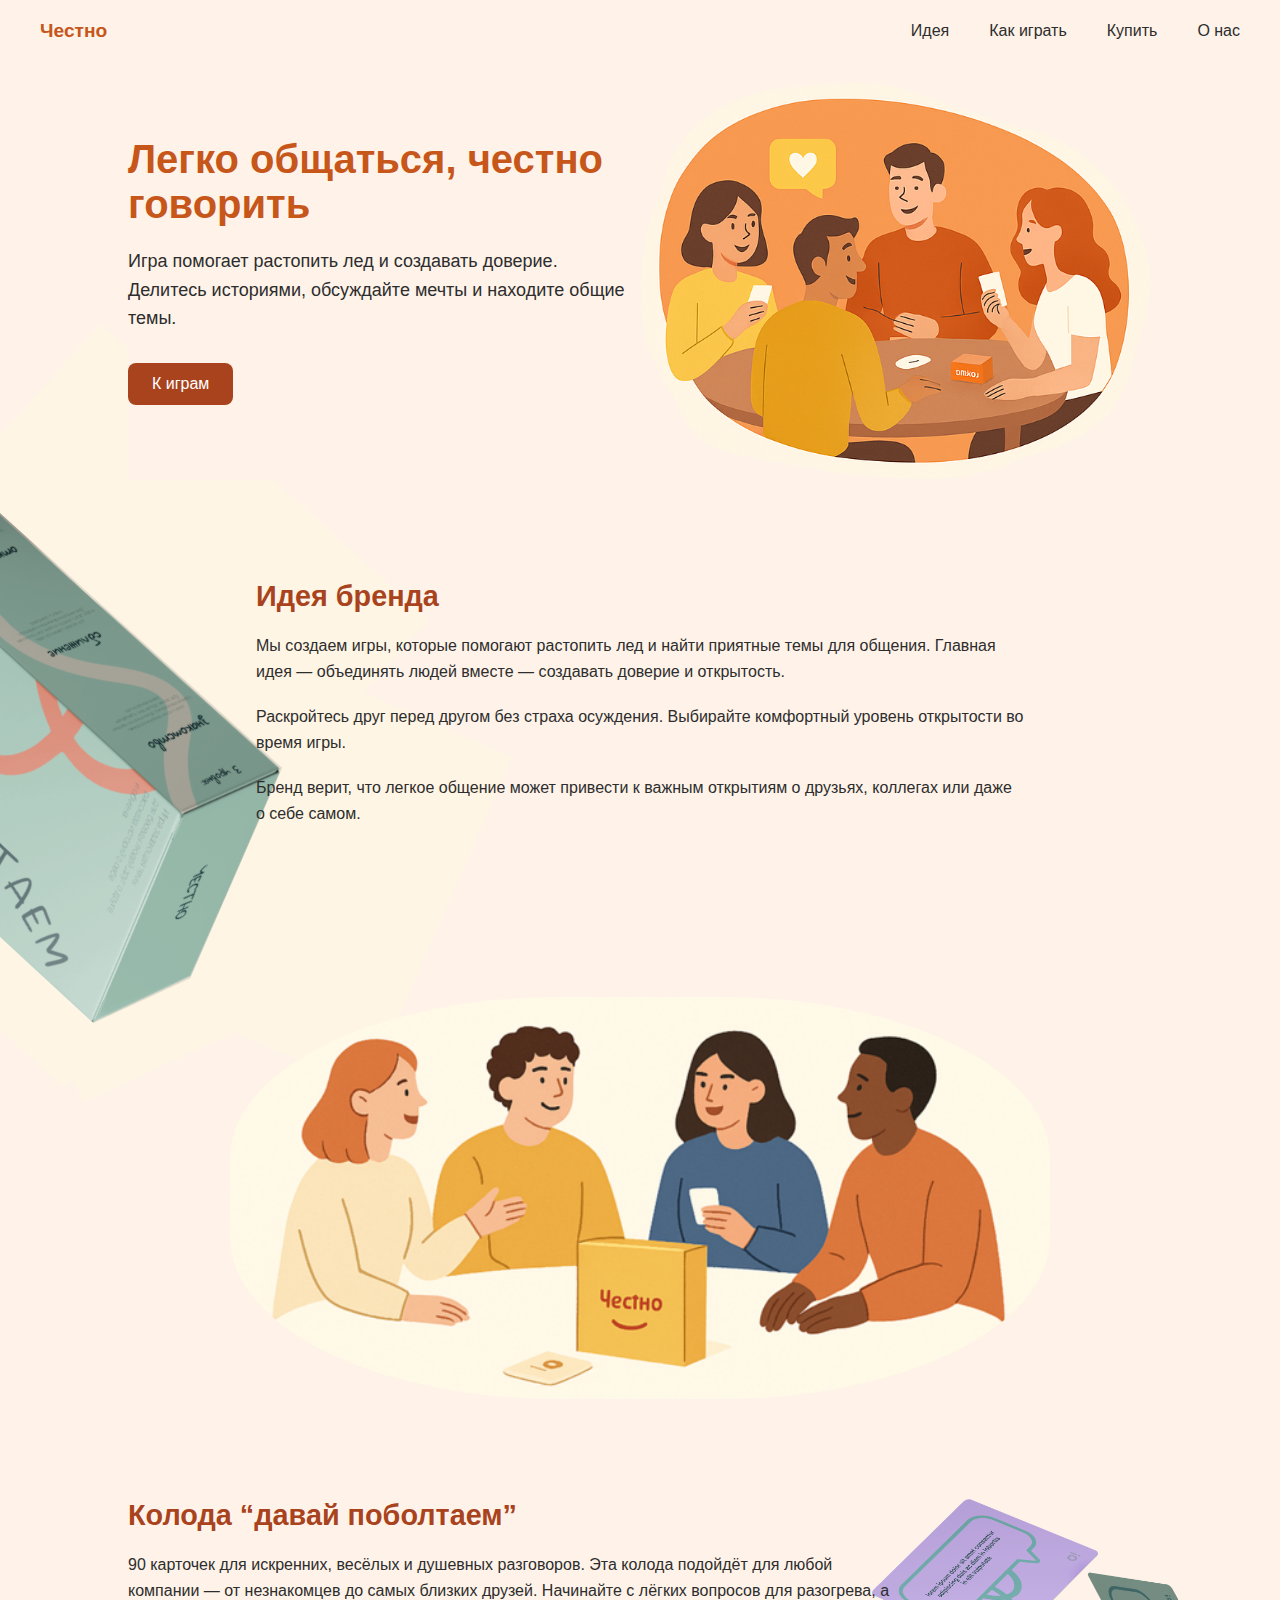
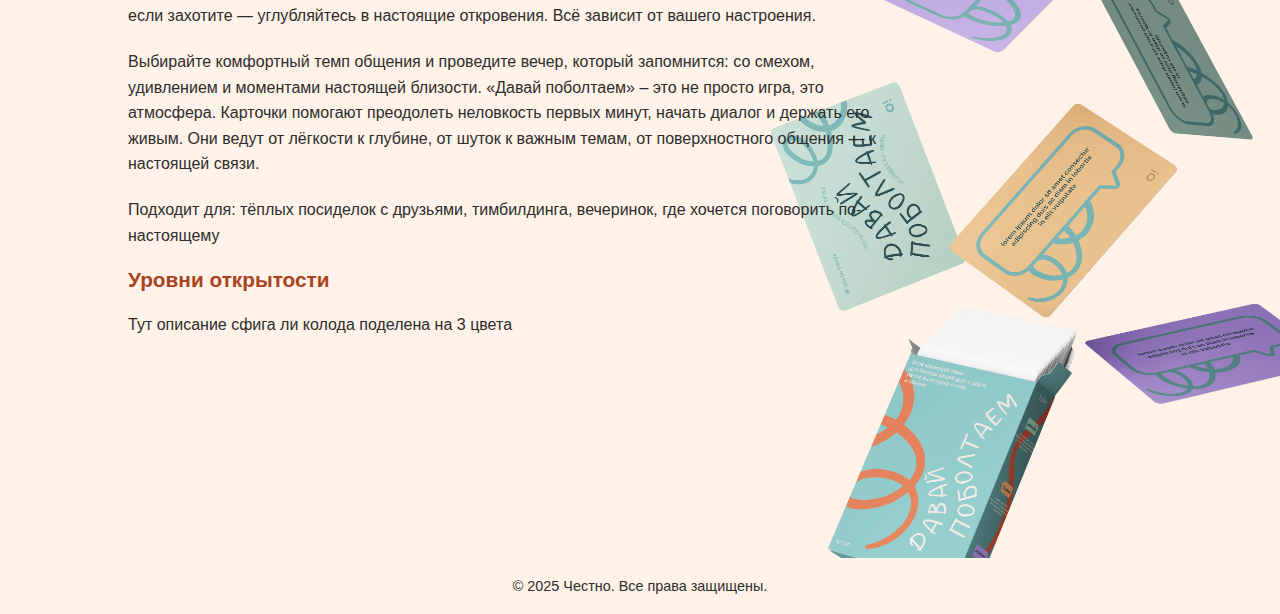
<file: src/main/resources/static/landing/index.html>
<!DOCTYPE html>
<html lang="ru">
<head>
    <meta charset="UTF-8" />
    <meta name="viewport" content="width=device-width, initial-scale=1.0" />
    <title>Честно — Легко общаться, честно говорить</title>
    <link rel="stylesheet" href="styles.css" />
</head>
<body>
<header>
    <div class="logo">Честно</div>
    <nav>
        <ul>
            <li><a href="#idea">Идея</a></li>
            <li><a href="#how">Как играть</a></li>
            <li><a href="#buy">Купить</a></li>
            <li><a href="#about">О нас</a></li>
        </ul>
    </nav>
</header>

<section class="hero">
    <div class="hero-text">
        <h1>Легко общаться, честно говорить</h1>
        <p>Игра помогает растопить лед и создавать доверие. Делитесь историями, обсуждайте мечты и находите общие темы.</p>
        <button>К играм</button>
    </div>
    <img src="img/people.svg" alt="Группа людей играет в настольную игру" />
</section>

<section class="brand-idea" id="idea">
    <img src="img/game-box.svg" alt="Коробка с игрой" />
    <div>
        <h2>Идея бренда</h2>
        <p>Мы создаем игры, которые помогают растопить лед и найти приятные темы для общения. Главная идея — объединять людей вместе — создавать доверие и открытость.</p>
        <p>Раскройтесь друг перед другом без страха осуждения. Выбирайте комфортный уровень открытости во время игры.</p>
        <p>Бренд верит, что легкое общение может привести к важным открытиям о друзьях, коллегах или даже о себе самом.</p>
    </div>
</section>
<section class="people2">
    <img src="img/people2.png" alt="люди 2">
</section>
<section class="deck-section">
    <div>
        <img src="img/cards.png" alt="Карты из колоды" />
        <h2>Колода “давай поболтаем”</h2>
        <p>90 карточек для искренних, весёлых и душевных разговоров.
            Эта колода подойдёт для любой компании — от незнакомцев до самых близких друзей. Начинайте с
            лёгких вопросов для разогрева, а если захотите — углубляйтесь в настоящие откровения. Всё зависит
            от вашего настроения.</p>
        <p>
            Выбирайте комфортный темп общения и проведите вечер, который запомнится: со смехом, удивлением и моментами настоящей близости.

            «Давай поболтаем» – это не просто игра, это атмосфера.
            Карточки помогают преодолеть неловкость первых минут, начать диалог и держать его живым. Они ведут от лёгкости к глубине, от шуток к важным темам, от поверхностного общения — к настоящей связи.
        </p>
        <p>
            Подходит для: тёплых посиделок с друзьями, тимбилдинга, вечеринок, где хочется поговорить по-настоящему
        </p>
        <div class="openness-levels">
            <h3>Уровни открытости</h3>
            <p>Тут описание сфига ли колода поделена на 3 цвета</p>
        </div>
    </div>
</section>

<footer>
    &copy; 2025 Честно. Все права защищены.
</footer>
</body>
</html>
</file>
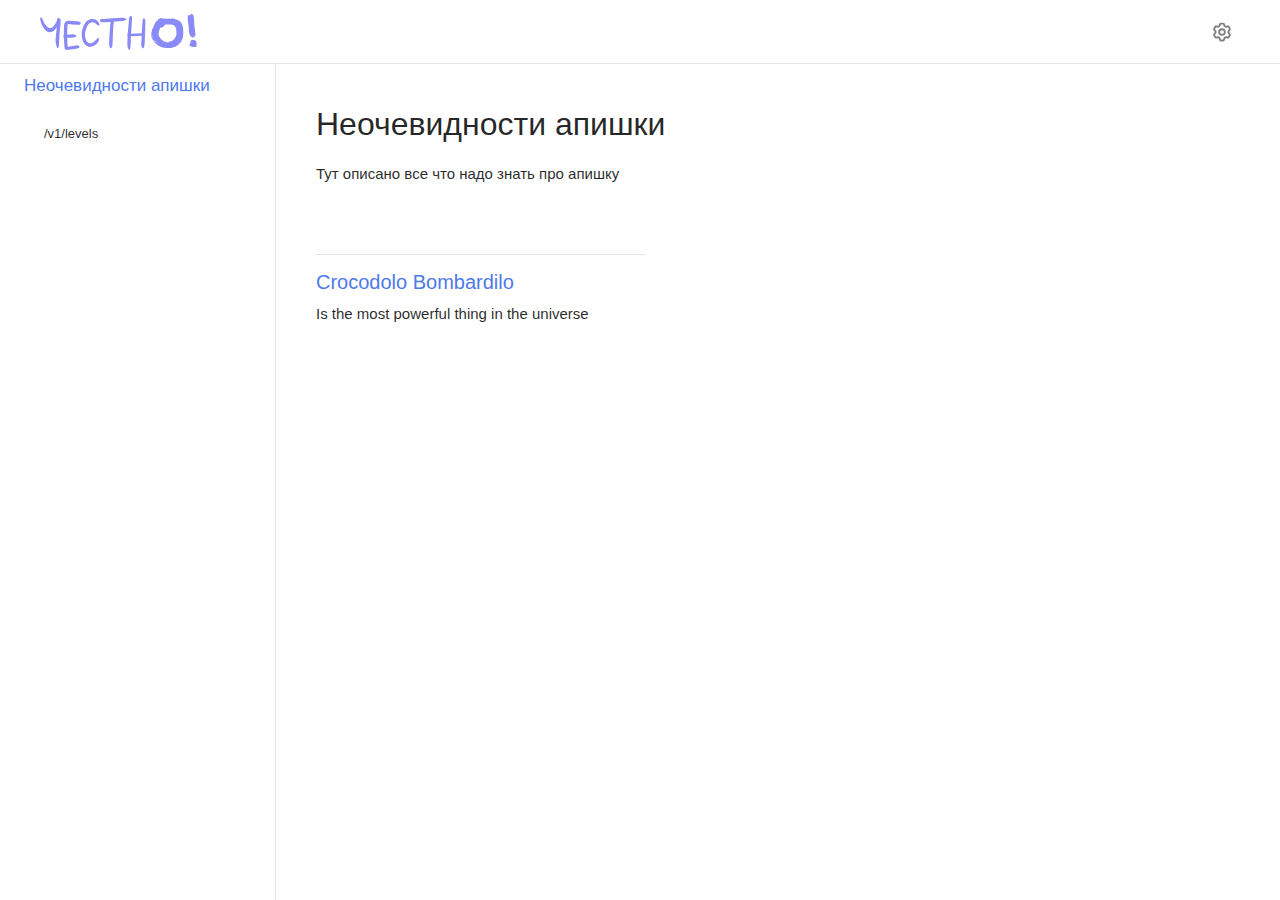
<file: src/main/resources/static/honest-be/docs/index.html>
<!DOCTYPE html>
        <html lang="ru" dir="ltr">
            <head>
                <meta charset="utf-8">
                <meta http-equiv="refresh" content="0; url=./ru/index.html">
                <meta name="viewport" content="width=device-width, initial-scale=1.0">
                <title>Redirect</title>
                <style type="text/css">
                    body {
                        height: 100vh;
                    }
                </style>
                <link type="text/css" rel="stylesheet" href="_bundle/vendor.css" />
<link type="text/css" rel="stylesheet" href="_bundle/app.css" />
                <script type="text/javascript">
                    window.location.replace("./ru/index.html");
                </script>
            </head>
            <body class="g-root g-root_theme_light">
                If you are not redirected automatically, follow this <a href="./ru/index.html">link to example</a>.
            </body>
        </html>
</file>
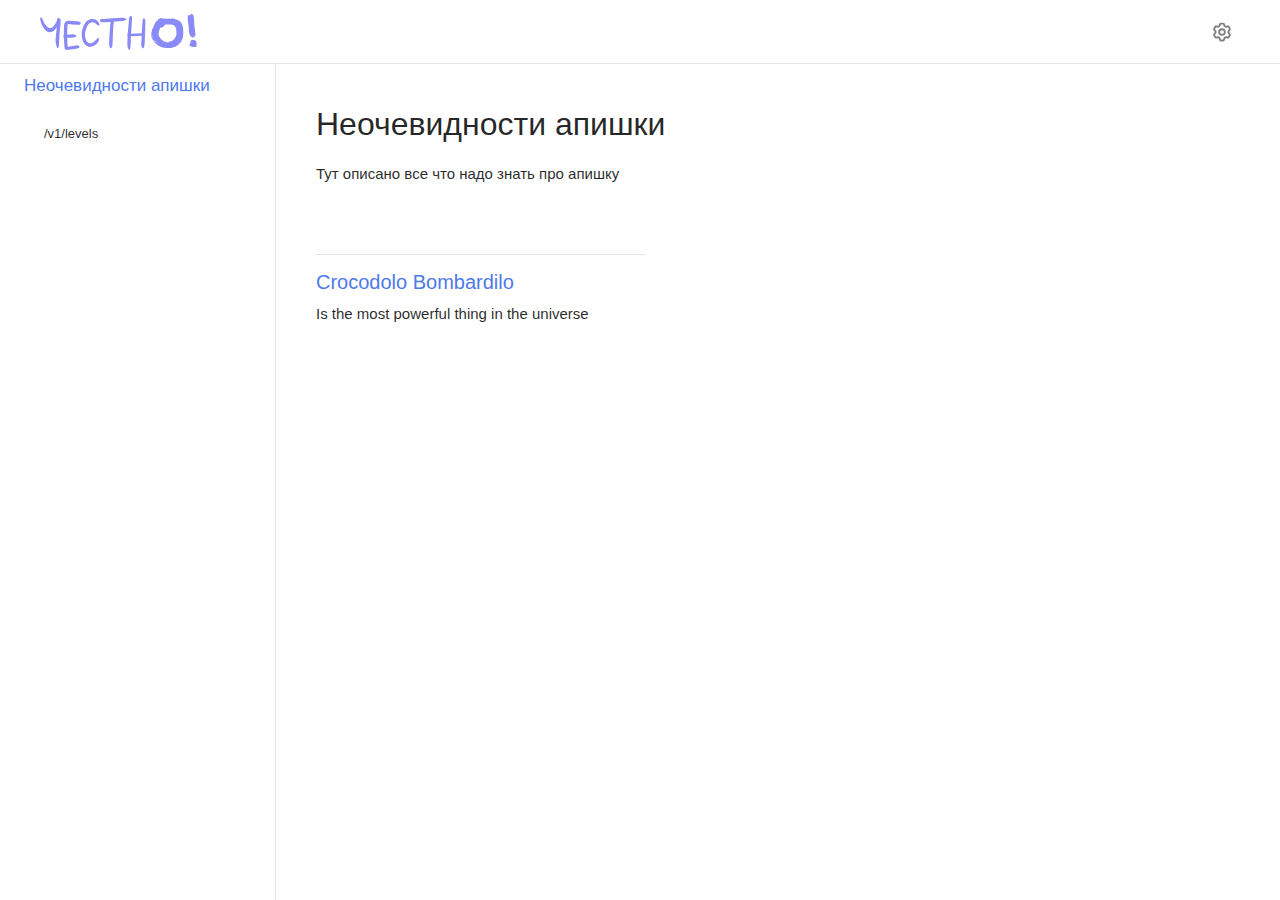
<file: src/main/resources/static/honest-be/docs/ru/index.html>
<!DOCTYPE html>
        <html lang="ru" dir="ltr">
            <head>
                <meta charset="utf-8">
                <base href="../" />
                <meta name="generator" content="Diplodoc Platform v4.57.11"  />
<meta name="title" content="Дока"  />
<meta name="noIndex" content="true"  />

                
                <meta name="viewport" content="width=device-width, initial-scale=1.0">
                <title>Дока | Неочевидности апишки</title>
                <style type="text/css">
                    body {
                        height: 100vh;
                    }
                </style>
                <link type="text/css" rel="stylesheet" href="_bundle/vendor.css" />
<link type="text/css" rel="stylesheet" href="_bundle/app.css" />
                
            </head>
            <body class="g-root g-root_theme_light">
                <div id="root"></div>
                <script type="application/json" id="diplodoc-state">
                    {"data":{"data":{"title":"Неочевидности апишки","description":["Тут описано все что надо знать про апишку"],"meta":{"metadata":[{"name":"generator","content":"Diplodoc Platform v4.57.11"}],"title":"Дока","noIndex":true},"links":[{"title":"Crocodolo Bombardilo","description":"Is the most powerful thing in the universe","href":"ru/levels.html"}]},"meta":{"metadata":[{"name":"generator","content":"Diplodoc Platform v4.57.11"}],"title":"Дока","noIndex":true},"title":"Дока","leading":true},"router":{"pathname":"ru/index","depth":2},"lang":"ru","langs":["ru"]}
                </script>
                <script type="application/javascript">
                   function unescapeJsonFromHtml(escaped) {
  const unescaped = escaped.replace(/&lt;/g, "<").replace(/&gt;/g, ">").replace(/&amp;/g, "&");
  return JSON.parse(unescaped);
}
                   const data = document.querySelector('script#diplodoc-state');
                   window.__DATA__ = unescapeJsonFromHtml(data.innerText);
                   window.STATIC_CONTENT = false;
                </script>
                <script src="ru/toc.js" type="application/javascript"></script>
                
                <script type="application/javascript" src="_bundle/react.js"></script>
<script type="application/javascript" src="_bundle/app.js"></script>
<script type="application/javascript" src="_bundle/vendor.js"></script>
            </body>
        </html>
</file>
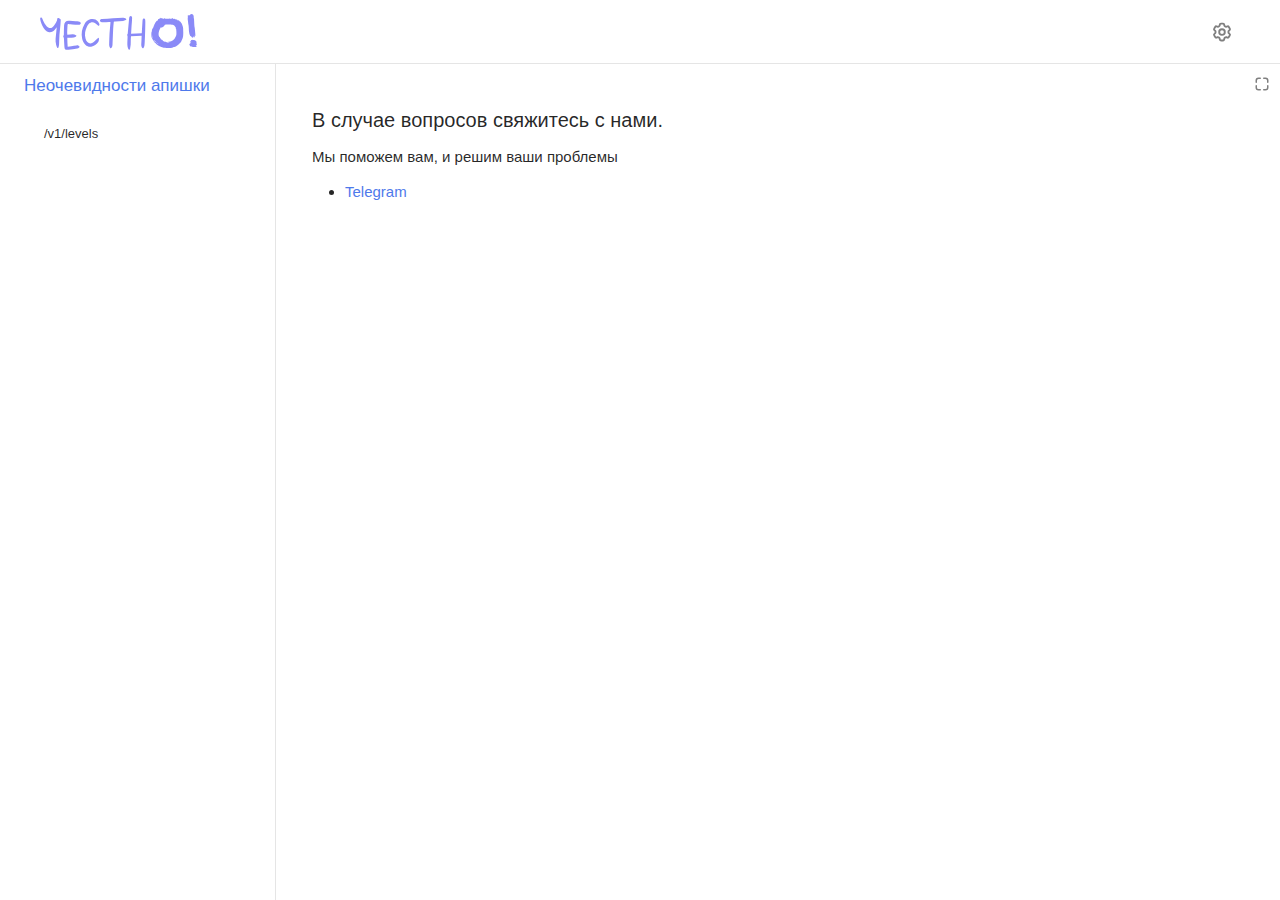
<file: src/main/resources/static/honest-be/docs/ru/help.html>
<!DOCTYPE html>
        <html lang="ru" dir="ltr">
            <head>
                <meta charset="utf-8">
                <base href="../" />
                <meta name="generator" content="Diplodoc Platform v4.57.11"  />

                
                <meta name="viewport" content="width=device-width, initial-scale=1.0">
                <title>Неочевидности апишки</title>
                <style type="text/css">
                    body {
                        height: 100vh;
                    }
                </style>
                <link type="text/css" rel="stylesheet" href="_bundle/vendor.css" />
<link type="text/css" rel="stylesheet" href="_bundle/app.css" />
                
            </head>
            <body class="g-root g-root_theme_light">
                <div id="root"></div>
                <script type="application/json" id="diplodoc-state">
                    {"data":{"meta":{"metadata":[{"name":"generator","content":"Diplodoc Platform v4.57.11"}]},"assets":[],"headings":[],"title":"","includes":[],"html":"&lt;h3 id=\"v-sluchae-voprosov-svyazhites-s-nami\"&gt;&lt;a href=\"ru/help.html#v-sluchae-voprosov-svyazhites-s-nami\" class=\"yfm-anchor\" aria-hidden=\"true\"&gt;&lt;span class=\"visually-hidden\" data-no-index=\"true\"&gt;В случае вопросов свяжитесь с нами.&lt;/span&gt;&lt;/a&gt;В случае вопросов свяжитесь с нами.&lt;/h3&gt;\n&lt;p&gt;Мы поможем вам, и решим ваши проблемы&lt;/p&gt;\n&lt;ul&gt;\n&lt;li&gt;&lt;a href=\"https://t.me/diplodoc_ru\" target=\"_blank\" rel=\"noreferrer noopener\"&gt;Telegram&lt;/a&gt;&lt;/li&gt;\n&lt;/ul&gt;\n","leading":false},"router":{"pathname":"ru/help","depth":2},"lang":"ru","langs":["ru"]}
                </script>
                <script type="application/javascript">
                   function unescapeJsonFromHtml(escaped) {
  const unescaped = escaped.replace(/&lt;/g, "<").replace(/&gt;/g, ">").replace(/&amp;/g, "&");
  return JSON.parse(unescaped);
}
                   const data = document.querySelector('script#diplodoc-state');
                   window.__DATA__ = unescapeJsonFromHtml(data.innerText);
                   window.STATIC_CONTENT = false;
                </script>
                <script src="ru/toc.js" type="application/javascript"></script>
                
                <script type="application/javascript" src="_bundle/react.js"></script>
<script type="application/javascript" src="_bundle/app.js"></script>
<script type="application/javascript" src="_bundle/vendor.js"></script>
            </body>
        </html>
</file>
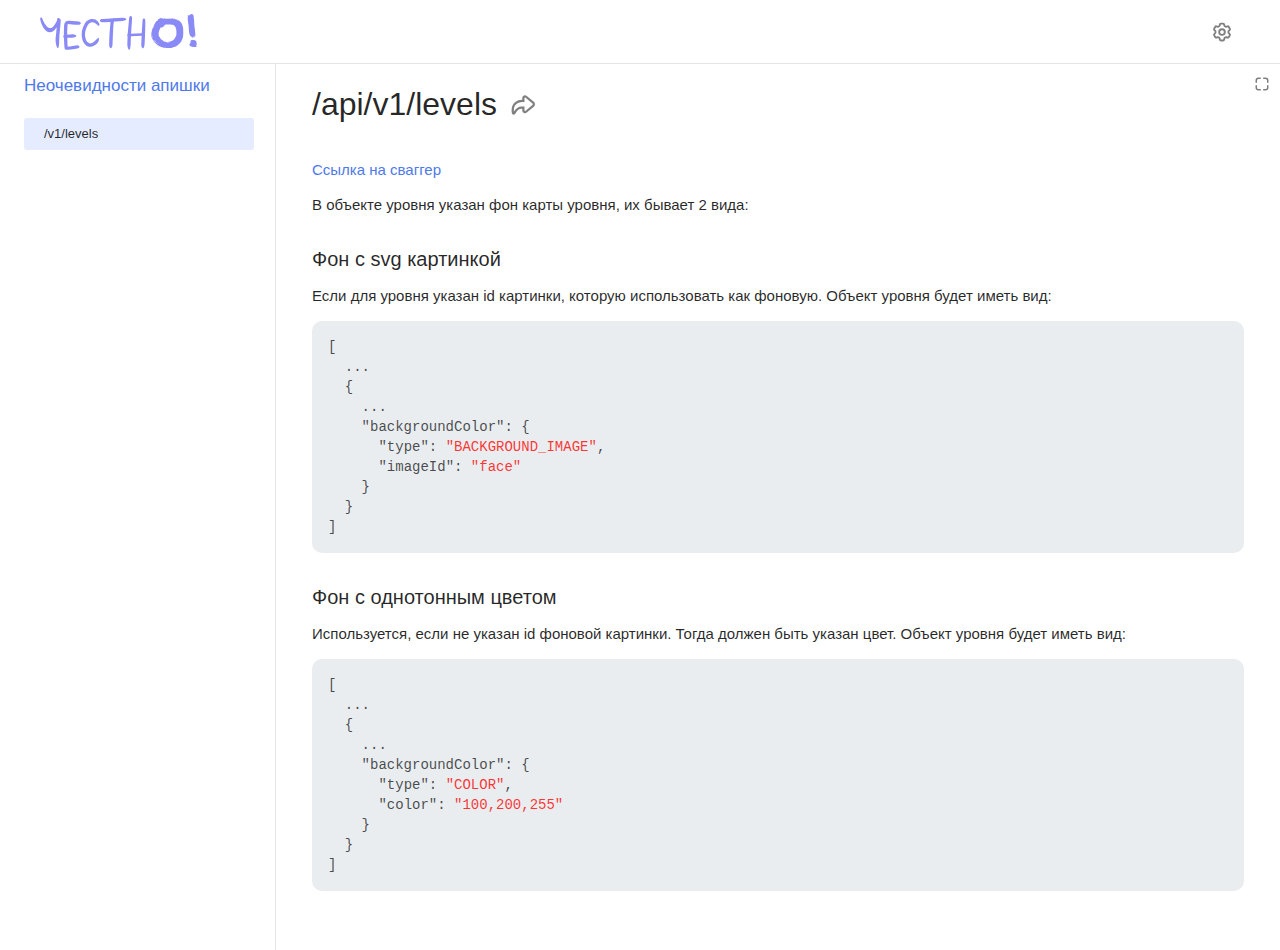
<file: src/main/resources/static/honest-be/docs/ru/levels.html>
<!DOCTYPE html>
        <html lang="ru" dir="ltr">
            <head>
                <meta charset="utf-8">
                <base href="../" />
                <meta name="generator" content="Diplodoc Platform v4.57.11"  />

                
                <meta name="viewport" content="width=device-width, initial-scale=1.0">
                <title>/api/v1/levels | Неочевидности апишки</title>
                <style type="text/css">
                    body {
                        height: 100vh;
                    }
                </style>
                <link type="text/css" rel="stylesheet" href="_bundle/vendor.css" />
<link type="text/css" rel="stylesheet" href="_bundle/app.css" />
                
            </head>
            <body class="g-root g-root_theme_light">
                <div id="root"></div>
                <script type="application/json" id="diplodoc-state">
                    {"data":{"meta":{"metadata":[{"name":"generator","content":"Diplodoc Platform v4.57.11"}]},"assets":[],"headings":[],"title":"/api/v1/levels","includes":[],"html":"&lt;p&gt;&lt;a href=\"https://logotipiwe.ru/honest-be/swagger-ui/index.html#/levels-controller/getLevels\"&gt;Ссылка на сваггер&lt;/a&gt;&lt;/p&gt;\n&lt;p&gt;В объекте уровня указан фон карты уровня, их бывает 2 вида:&lt;/p&gt;\n&lt;h3 id=\"fon-s-svg-kartinkoj\"&gt;&lt;a href=\"ru/levels.html#fon-s-svg-kartinkoj\" class=\"yfm-anchor\" aria-hidden=\"true\"&gt;&lt;span class=\"visually-hidden\" data-no-index=\"true\"&gt;Фон с svg картинкой&lt;/span&gt;&lt;/a&gt;Фон с svg картинкой&lt;/h3&gt;\n&lt;p&gt;Если для уровня указан id картинки, которую использовать как фоновую. Объект уровня будет иметь вид:&lt;/p&gt;\n\n    &lt;div class=\"yfm-clipboard\"&gt;\n        &lt;pre&gt;&lt;code class=\"hljs json\"&gt;&lt;span class=\"hljs-punctuation\"&gt;[&lt;/span&gt;\n  ...\n  &lt;span class=\"hljs-punctuation\"&gt;{&lt;/span&gt;\n    ...\n    &lt;span class=\"hljs-attr\"&gt;\"backgroundColor\"&lt;/span&gt;&lt;span class=\"hljs-punctuation\"&gt;:&lt;/span&gt; &lt;span class=\"hljs-punctuation\"&gt;{&lt;/span&gt;\n      &lt;span class=\"hljs-attr\"&gt;\"type\"&lt;/span&gt;&lt;span class=\"hljs-punctuation\"&gt;:&lt;/span&gt; &lt;span class=\"hljs-string\"&gt;\"BACKGROUND_IMAGE\"&lt;/span&gt;&lt;span class=\"hljs-punctuation\"&gt;,&lt;/span&gt;\n      &lt;span class=\"hljs-attr\"&gt;\"imageId\"&lt;/span&gt;&lt;span class=\"hljs-punctuation\"&gt;:&lt;/span&gt; &lt;span class=\"hljs-string\"&gt;\"face\"&lt;/span&gt;\n    &lt;span class=\"hljs-punctuation\"&gt;}&lt;/span&gt;\n  &lt;span class=\"hljs-punctuation\"&gt;}&lt;/span&gt;\n&lt;span class=\"hljs-punctuation\"&gt;]&lt;/span&gt;\n&lt;/code&gt;&lt;/pre&gt;\n\n        &lt;button class=\"yfm-clipboard-button\"&gt;\n            &lt;svg width=\"16\" height=\"16\" viewBox=\"0 0 24 24\" class=\"yfm-clipboard-icon\" data-animation=\"12\"&gt;\n                &lt;path fill=\"currentColor\" d=\"M19,21H8V7H19M19,5H8A2,2 0 0,0 6,7V21A2,2 0 0,0 8,23H19A2,2 0 0,0 21,21V7A2,2 0 0,0 19,5M16,1H4A2,2 0 0,0 2,3V17H4V3H16V1Z\"&gt;&lt;/path&gt;\n                &lt;path stroke=\"currentColor\" fill=\"transparent\" stroke-width=\"1.5\" d=\"M9.5 13l3 3l5 -5\" visibility=\"hidden\"&gt;\n                    &lt;animate id=\"visibileAnimation-12\" attributeName=\"visibility\" from=\"hidden\" to=\"visible\" dur=\"0.2s\" fill=\"freeze\" begin&gt;&lt;/animate&gt;\n                    &lt;animate id=\"hideAnimation-12\" attributeName=\"visibility\" from=\"visible\" to=\"hidden\" dur=\"1s\" begin=\"visibileAnimation-12.end+1\" fill=\"freeze\"&gt;&lt;/animate&gt;\n                &lt;/path&gt;\n            &lt;/svg&gt;\n        &lt;/button&gt;\n    &lt;/div&gt;\n&lt;h3 id=\"fon-s-odnotonnym-cvetom\"&gt;&lt;a href=\"ru/levels.html#fon-s-odnotonnym-cvetom\" class=\"yfm-anchor\" aria-hidden=\"true\"&gt;&lt;span class=\"visually-hidden\" data-no-index=\"true\"&gt;Фон с однотонным цветом&lt;/span&gt;&lt;/a&gt;Фон с однотонным цветом&lt;/h3&gt;\n&lt;p&gt;Используется, если не указан id фоновой картинки. Тогда должен быть указан цвет. Объект уровня будет иметь вид:&lt;/p&gt;\n\n    &lt;div class=\"yfm-clipboard\"&gt;\n        &lt;pre&gt;&lt;code class=\"hljs json\"&gt;&lt;span class=\"hljs-punctuation\"&gt;[&lt;/span&gt;\n  ...\n  &lt;span class=\"hljs-punctuation\"&gt;{&lt;/span&gt;\n    ...\n    &lt;span class=\"hljs-attr\"&gt;\"backgroundColor\"&lt;/span&gt;&lt;span class=\"hljs-punctuation\"&gt;:&lt;/span&gt; &lt;span class=\"hljs-punctuation\"&gt;{&lt;/span&gt;\n      &lt;span class=\"hljs-attr\"&gt;\"type\"&lt;/span&gt;&lt;span class=\"hljs-punctuation\"&gt;:&lt;/span&gt; &lt;span class=\"hljs-string\"&gt;\"COLOR\"&lt;/span&gt;&lt;span class=\"hljs-punctuation\"&gt;,&lt;/span&gt;\n      &lt;span class=\"hljs-attr\"&gt;\"color\"&lt;/span&gt;&lt;span class=\"hljs-punctuation\"&gt;:&lt;/span&gt; &lt;span class=\"hljs-string\"&gt;\"100,200,255\"&lt;/span&gt;\n    &lt;span class=\"hljs-punctuation\"&gt;}&lt;/span&gt;\n  &lt;span class=\"hljs-punctuation\"&gt;}&lt;/span&gt;\n&lt;span class=\"hljs-punctuation\"&gt;]&lt;/span&gt;\n&lt;/code&gt;&lt;/pre&gt;\n\n        &lt;button class=\"yfm-clipboard-button\"&gt;\n            &lt;svg width=\"16\" height=\"16\" viewBox=\"0 0 24 24\" class=\"yfm-clipboard-icon\" data-animation=\"19\"&gt;\n                &lt;path fill=\"currentColor\" d=\"M19,21H8V7H19M19,5H8A2,2 0 0,0 6,7V21A2,2 0 0,0 8,23H19A2,2 0 0,0 21,21V7A2,2 0 0,0 19,5M16,1H4A2,2 0 0,0 2,3V17H4V3H16V1Z\"&gt;&lt;/path&gt;\n                &lt;path stroke=\"currentColor\" fill=\"transparent\" stroke-width=\"1.5\" d=\"M9.5 13l3 3l5 -5\" visibility=\"hidden\"&gt;\n                    &lt;animate id=\"visibileAnimation-19\" attributeName=\"visibility\" from=\"hidden\" to=\"visible\" dur=\"0.2s\" fill=\"freeze\" begin&gt;&lt;/animate&gt;\n                    &lt;animate id=\"hideAnimation-19\" attributeName=\"visibility\" from=\"visible\" to=\"hidden\" dur=\"1s\" begin=\"visibileAnimation-19.end+1\" fill=\"freeze\"&gt;&lt;/animate&gt;\n                &lt;/path&gt;\n            &lt;/svg&gt;\n        &lt;/button&gt;\n    &lt;/div&gt;\n","leading":false},"router":{"pathname":"ru/levels","depth":2},"lang":"ru","langs":["ru"]}
                </script>
                <script type="application/javascript">
                   function unescapeJsonFromHtml(escaped) {
  const unescaped = escaped.replace(/&lt;/g, "<").replace(/&gt;/g, ">").replace(/&amp;/g, "&");
  return JSON.parse(unescaped);
}
                   const data = document.querySelector('script#diplodoc-state');
                   window.__DATA__ = unescapeJsonFromHtml(data.innerText);
                   window.STATIC_CONTENT = false;
                </script>
                <script src="ru/toc.js" type="application/javascript"></script>
                
                <script type="application/javascript" src="_bundle/react.js"></script>
<script type="application/javascript" src="_bundle/app.js"></script>
<script type="application/javascript" src="_bundle/vendor.js"></script>
            </body>
        </html>
</file>
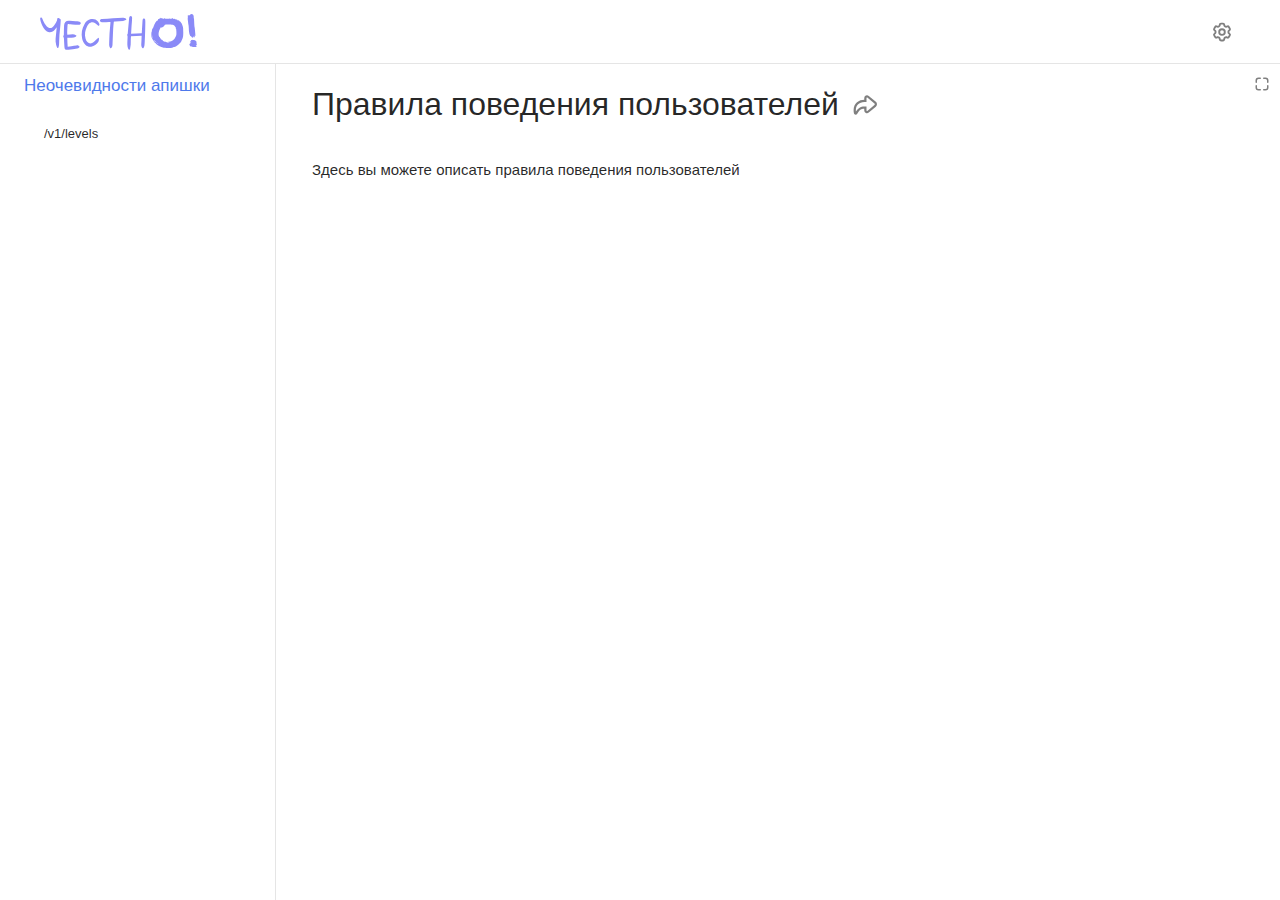
<file: src/main/resources/static/honest-be/docs/ru/rules.html>
<!DOCTYPE html>
        <html lang="ru" dir="ltr">
            <head>
                <meta charset="utf-8">
                <base href="../" />
                <meta name="generator" content="Diplodoc Platform v4.57.11"  />

                
                <meta name="viewport" content="width=device-width, initial-scale=1.0">
                <title>Правила поведения пользователей | Неочевидности апишки</title>
                <style type="text/css">
                    body {
                        height: 100vh;
                    }
                </style>
                <link type="text/css" rel="stylesheet" href="_bundle/vendor.css" />
<link type="text/css" rel="stylesheet" href="_bundle/app.css" />
                
            </head>
            <body class="g-root g-root_theme_light">
                <div id="root"></div>
                <script type="application/json" id="diplodoc-state">
                    {"data":{"meta":{"metadata":[{"name":"generator","content":"Diplodoc Platform v4.57.11"}]},"assets":[],"headings":[],"title":"Правила поведения пользователей","includes":[],"html":"&lt;p&gt;Здесь вы можете описать правила поведения пользователей&lt;/p&gt;\n","leading":false},"router":{"pathname":"ru/rules","depth":2},"lang":"ru","langs":["ru"]}
                </script>
                <script type="application/javascript">
                   function unescapeJsonFromHtml(escaped) {
  const unescaped = escaped.replace(/&lt;/g, "<").replace(/&gt;/g, ">").replace(/&amp;/g, "&");
  return JSON.parse(unescaped);
}
                   const data = document.querySelector('script#diplodoc-state');
                   window.__DATA__ = unescapeJsonFromHtml(data.innerText);
                   window.STATIC_CONTENT = false;
                </script>
                <script src="ru/toc.js" type="application/javascript"></script>
                
                <script type="application/javascript" src="_bundle/react.js"></script>
<script type="application/javascript" src="_bundle/app.js"></script>
<script type="application/javascript" src="_bundle/vendor.js"></script>
            </body>
        </html>
</file>
<file: src/main/resources/static/landing/styles.css>
/* Стили для лендинга "Честно" с точным соответствием макету */

* {
    margin: 0;
    padding: 0;
    box-sizing: border-box;
}

body {
    font-family: 'Segoe UI', sans-serif;
    background-color: #fff3e9;
    color: #2d2d2d;
    overflow-x: hidden;
    max-width: 100vw;
}

header {
    display: flex;
    justify-content: space-between;
    align-items: center;
    padding: 20px 40px;
    background-color: #fff3e9;
}

.logo {
    font-weight: bold;
    font-size: 1.2rem;
    color: #c6561a;
}

nav ul {
    list-style: none;
    display: flex;
    gap: 40px;
}

nav a {
    text-decoration: none;
    color: #2d2d2d;
    font-size: 1rem;
}

section {
    max-width: 1200px;
    width: 80%;
    margin: auto;
}

.hero {
    display: flex;
    align-items: center;
    justify-content: space-between;
    background-color: #fff3e9;
    margin-bottom: 100px;
}

.hero-text {
    max-width: 50%;
}

.hero h1 {
    font-size: 2.5rem;
    font-weight: 700;
    color: #c6561a;
    margin-bottom: 20px;
}

.hero p {
    font-size: 1.125rem;
    line-height: 1.6;
    margin-bottom: 30px;
}

.hero button {
    background-color: #a8431e;
    color: white;
    padding: 12px 24px;
    font-size: 1rem;
    border: none;
    border-radius: 8px;
    cursor: pointer;
}

.hero img {
    max-width: 600px;
    width: 50%;
    margin-top: 20px;
}

.brand-idea h2,
.deck-section h2,
.openness-levels h3 {
    color: #a8431e;
    font-size: 1.8rem;
    margin-bottom: 20px;
}

.brand-idea p,
.deck-section p,
.openness-levels p {
    font-size: 1rem;
    line-height: 1.6;
    margin-bottom: 20px;
}

.brand-idea {
    display: flex;
    flex-wrap: wrap;
    align-items: center;
    padding: 0 10%;
    margin-bottom: 150px;
}

.brand-idea img {
    z-index: -2;
    position: absolute;
    left: 0;
    width: 40%;
    max-width: 700px;
}

.people2 {
    display: flex;
    align-items: center;
    margin-bottom: 100px;
}

.people2 img {
    border-radius: 40%;
    width: 80%;
    margin: auto;
}

.deck-section {
    display: flex;
    justify-content: space-between;
    /*gap: 40px;*/
    /*flex-wrap: wrap;*/
    /*align-items: flex-start;*/
    padding-right: 20%;
    margin-bottom: 200px;
}

.deck-section img {
    position: absolute;
    margin-left: 50%;
    width: 50%;
    object-fit: contain;
    z-index: -2;
    max-height: 700px;
    max-width: 570px;
}

.openness-levels h3 {
    font-size: 1.3rem;
}

footer {
    text-align: center;
    padding: 20px;
    background-color: #fff3e9;
    font-size: 0.9rem;
}

@media (max-width: 768px) {
    section {
        flex-direction: column;
        text-align: center;
        width: 80%;
    }

    nav ul {
        gap: 30px;
    }

    .hero {
        margin-top: 0;
        margin-bottom: 50px;
    }

    .hero-text {
        order: 2;
        max-width: 100%;
    }

    .hero img {
        order: 1;
        width: 100%;
        margin-bottom: 50px;
    }

    .brand-idea {
        padding: 0;
        margin-bottom: 50px;
    }

    .brand-idea img {
        display: none;
        /*width: 100%;*/
        /*margin-top: -200px;*/
        /*opacity: 0.4;*/
    }

    .people2 {
        margin: 0 0 50px 0;
        width: 100%;
    }
    .people2 img {
        margin: 0;
        width: 100%;
    }

    .deck-section {
        padding: 0;
    }

    .deck-section>div {
        margin: 0;
    }

    .deck-section p {
        /*margin: 0;*/
        width: 100%;
    }

    .deck-section img {
        margin-left: 0;
        left: 0;
        opacity: 0.3;
        width: 95%;
    }
}

@media (min-width: 1500px) {
    .brand-idea {
        /*padding-left: 0;*/
    }

    .deck-section img {
        margin-left: 800px;
    }
}

@media (max-width: 480px) {
    .hero h1 {
        font-size: 2rem;
    }

    .hero p,
    .brand-idea p,
    .deck-section p {
        font-size: 0.95rem;
    }

    .hero button {
        padding: 10px 20px;
    }
}
</file>
<file: src/main/resources/static/honest-be/docs/_bundle/app.css>
.Layout__header{position:sticky;top:0;z-index:150}.Layout__body{display:flex;flex-flow:column;min-height:calc(100vh - var(--dc-header-height, 0px))}.pc-page-constructor .Layout__content{flex:1 1 auto;margin:0 -8px}.Layout__footer{position:relative;z-index:90;margin-top:0;flex:0 0 auto}.mobile .Layout__footer{margin-top:70px}.mobile .Layout__footer_doc{margin-top:0}.Layout_full-header{--dc-header-height: 64px;--dc-subnavigation-height: 52px}@media only screen and (min-width: 1920px){.Layout__body{margin-left:calc(100vw - 100%);margin-right:0}.pc-page-constructor .Layout__body{margin:0}}
.Suggest{display:flex;justify-content:flex-end;align-items:center;float:right;margin-right:20px;min-width:200px;transition:min-width .3s,max-width .3s}.dc-root_focused-search .Suggest{min-width:500px}.Suggest__close{display:none;flex:none;margin-left:16px}.Suggest__end{display:none}.Suggest__input input::placeholder{transition:color .1s}.Suggest__Item__Marker{background:var(--g-color-base-neutral-medium);padding:0 3px 1px;border-radius:4px}@media(max-width: 768px){.Suggest{margin-right:0;min-width:36px;max-width:36px}.Suggest__end{display:block;color:var(--g-color-text-complementary)}.dc-root_focused-search .Suggest{min-width:100%;max-width:100%}.dc-root_focused-search .Suggest__close,.dc-root_focused-search .Suggest__end{display:block}:root:not(.dc-root_focused-search) .Suggest__input{--g-text-input-placeholder-color: rgba(0, 0, 0, 0)}:root:not(.dc-root_focused-search) .Suggest__input input{padding:0}:root:not(.dc-root_focused-search) .Suggest__input>*{border-color:rgba(0,0,0,0)}}
.yfm ol{--hier-list-start: 0;counter-reset:hier-list-item 0;counter-reset:hier-list-item var(--hier-list-start)}.yfm ol>li{counter-increment:hier-list-item}.yfm ol>li::marker{content:counter(hier-list-item) ". "}.yfm ol>li>ol{--hier-list-start: 0;counter-reset:sub-hier-list-item 0;counter-reset:sub-hier-list-item var(--hier-list-start)}.yfm ol>li>ol>li{counter-increment:sub-hier-list-item}.yfm ol>li>ol>li::marker{content:counter(hier-list-item) "." counter(sub-hier-list-item) ". "}.yfm ol>li>ol>li>ol{--hier-list-start: 0;counter-reset:sub-sub-hier-list-item 0;counter-reset:sub-sub-hier-list-item var(--hier-list-start)}.yfm ol>li>ol>li>ol>li{counter-increment:sub-sub-hier-list-item}.yfm ol>li>ol>li>ol>li::marker{content:counter(hier-list-item) "." counter(sub-hier-list-item) "." counter(sub-sub-hier-list-item) ". "}.yfm ol>li>ol>li>ol>li>ol{--hier-list-start: 0;counter-reset:sub-sub-sub-hier-list-item 0;counter-reset:sub-sub-sub-hier-list-item var(--hier-list-start)}.yfm ol>li>ol>li>ol>li>ol>li{counter-increment:sub-sub-sub-hier-list-item}.yfm ol>li>ol>li>ol>li>ol>li::marker{content:counter(hier-list-item) "." counter(sub-hier-list-item) "." counter(sub-sub-hier-list-item) "." counter(sub-sub-sub-hier-list-item) ". "}.yfm ol>li>ol>li>ol>li>ol>li>ol{--hier-list-start: 0;counter-reset:sub-sub-sub-sub-hier-list-item 0;counter-reset:sub-sub-sub-sub-hier-list-item var(--hier-list-start)}.yfm ol>li>ol>li>ol>li>ol>li>ol>li{counter-increment:sub-sub-sub-sub-hier-list-item}.yfm ol>li>ol>li>ol>li>ol>li>ol>li::marker{content:counter(hier-list-item) "." counter(sub-hier-list-item) "." counter(sub-sub-hier-list-item) "." counter(sub-sub-sub-hier-list-item) "." counter(sub-sub-sub-sub-hier-list-item) ". "}.yfm ol>li>ol>li>ol>li>ol>li>ol>li>ol{--hier-list-start: 0;counter-reset:sub-sub-sub-sub-sub-hier-list-item 0;counter-reset:sub-sub-sub-sub-sub-hier-list-item var(--hier-list-start)}.yfm ol>li>ol>li>ol>li>ol>li>ol>li>ol>li{counter-increment:sub-sub-sub-sub-sub-hier-list-item}.yfm ol>li>ol>li>ol>li>ol>li>ol>li>ol>li::marker{content:counter(hier-list-item) "." counter(sub-hier-list-item) "." counter(sub-sub-hier-list-item) "." counter(sub-sub-sub-hier-list-item) "." counter(sub-sub-sub-sub-hier-list-item) "." counter(sub-sub-sub-sub-sub-hier-list-item) ". "}.yfm.yfm_no-list-reset ol>li::marker,.yfm ol.yfm_no-list-reset>li::marker{content:normal;content:initial}.yfm{--yfm-color-text-private: rgba(0, 0, 0, 0.7);--yfm-color-link-private: #027bf3;--yfm-color-link-hover-private: #004080;--yfm-color-base-private: #ffffff;--yfm-color-table-private: #333;--yfm-color-border-private: rgba(0, 0, 0, 0.07);--yfm-color-table-row-background-private: rgba(0, 0, 0, 0.02);--yfm-color-accent-private: #027bf3;--yfm-color-inline-code-private: rgba(59, 96, 128, 1);--yfm-color-inline-code-background-private: rgba(107, 132, 153, 0.12);--yfm-color-code-background-private: rgba(107, 132, 153, 0.12);--yfm-color-hljs-background-private: rgba(107, 132, 153, 0.12);--yfm-color-hljs-subst-private: #444;--yfm-color-hljs-comment-private: #888888;--yfm-color-hljs-deletion-private: #880000;--yfm-color-hljs-section-private: #880000;--yfm-color-hljs-pseudo-private: #bc6060;--yfm-color-hljs-literal-private: #78a960;--yfm-color-hljs-addition-private: #397300;--yfm-color-hljs-meta-private: #1f7199;--yfm-color-hljs-meta-string-private: #4d99bf;--yfm-color-note-tip-private: #56bd67;--yfm-color-note-tip-background-private: rgba(63, 201, 46, 0.1);--yfm-color-note-warning-private: #f19518;--yfm-color-note-warning-background-private: rgba(255, 136, 0, 0.15);--yfm-color-note-important-private: #ff4645;--yfm-color-note-important-background-private: rgba(235, 50, 38, 0.08);--yfm-color-note-info-private: #027bf3;--yfm-color-note-info-background-private: rgba(2, 123, 243, 0.08);--yfm-color-term-title-private: #027bf3;--yfm-color-term-title-hover-private: #004080;--yfm-color-term-dfn-background-private: rgb(255, 255, 255);--yfm-color-term-dfn-shadow-private: rgba(0, 0, 0, 0.15);--yfm-color-term-dfn-presudo-shadow-private: rgb(229, 229, 229);--yfm-color-modal-content-private: rgb(255, 255, 255);--yfm-color-modal-actions-hover-private: rgba(0, 0, 0, 0.05);--yfm-color-modal-wide-content-private: rgba(0, 0, 0, 0.85);--yfm-color-modal-wide-content-overlay-private: rgb(0, 0, 0);--yfm-color-base: var(--yfm-color-base-private);--yfm-color-text: var(--yfm-color-text-private);--yfm-color-link: var(--yfm-color-link-private);--yfm-color-link-hover: var(--yfm-color-link-hover-private);--yfm-color-table: var(--yfm-color-table-private);--yfm-color-table-row-background: var(--yfm-color-table-row-background-private);--yfm-color-border: var(--yfm-color-border-private);--yfm-color-accent: var(--yfm-color-accent-private);--yfm-color-inline-code: var(--yfm-color-inline-code-private);--yfm-color-inline-code-background: var(--yfm-color-inline-code-background-private);--yfm-color-code-background: var(--yfm-color-code-background-private);--yfm-color-hljs-background: var(--yfm-color-hljs-background-private);--yfm-color-hljs-subst: var(--yfm-color-hljs-subst-private);--yfm-color-hljs-comment: var(--yfm-color-hljs-comment-private);--yfm-color-hljs-deletion: var(--yfm-color-hljs-deletion-private);--yfm-color-hljs-section: var(--yfm-color-hljs-section-private);--yfm-color-hljs-pseudo: var(--yfm-color-hljs-pseudo-private);--yfm-color-hljs-literal: var(--yfm-color-hljs-literal-private);--yfm-color-hljs-addition: var(--yfm-color-hljs-addition-private);--yfm-color-hljs-meta: var(--yfm-color-hljs-meta-private);--yfm-color-hljs-meta-string: var(--yfm-color-hljs-meta-string-private);--yfm-color-note-tip: var(--yfm-color-note-tip-private);--yfm-color-note-tip-background: var(--yfm-color-note-tip-background-private);--yfm-color-note-warning: var(--yfm-color-note-warning-private);--yfm-color-note-warning-background: var(--yfm-color-note-warning-background-private);--yfm-color-note-important: var(--yfm-color-note-important-private);--yfm-color-note-important-background: var(--yfm-color-note-important-background-private);--yfm-color-note-info: var(--yfm-color-note-info-private);--yfm-color-note-info-background: var(--yfm-color-note-info-background-private);--yfm-color-term-title: var(--yfm-color-term-title-private);--yfm-color-term-title-hover: var(--yfm-color-term-title-hover-private);--yfm-color-term-dfn-background: var(--yfm-color-term-dfn-background-private);--yfm-color-term-dfn-shadow: var(--yfm-color-term-dfn-shadow-private);--yfm-color-term-dfn-pseudo-shadow: var(--yfm-color-term-dfn-presudo-shadow-private);--yfm-color-modal-content: var(--yfm-color-modal-content-private);--yfm-color-modal-actions-hover: var(--yfm-color-modal-actions-hover-private);--yfm-color-modal-wide-content: var(--yfm-color-modal-wide-content-private);--yfm-color-modal-wide-content-overlay: var(--yfm-color-modal-wide-content-overlay-private);font-family:"Segoe UI",arial,helvetica,sans-serif,"Apple Color Emoji","Segoe UI Emoji","Segoe UI Symbol";font-family:var(--yfm-font-family-sans);font-size:15px;line-height:20px;word-wrap:break-word;color:rgba(0, 0, 0, 0.7);color:var(--yfm-color-text);-moz-tab-size:inherit;-o-tab-size:inherit;tab-size:inherit;-moz-tab-size:var(--yfm-tab-size, inherit);-o-tab-size:var(--yfm-tab-size, inherit);tab-size:var(--yfm-tab-size, inherit);--yfm-font-family-monospace: "Menlo", "Monaco", "Consolas", "Ubuntu Mono", "Liberation Mono", "DejaVu Sans Mono", "Courier New", "Courier", monospace;--yfm-font-family-sans: "Segoe UI", arial, helvetica, sans-serif, "Apple Color Emoji", "Segoe UI Emoji", "Segoe UI Symbol"}.yfm *{box-sizing:border-box}.yfm>*:not(h2):not(h3):not(h4):not(h5):not(h6):first-child{margin-top:0 !important}.yfm>*:last-child{margin-bottom:0 !important}.yfm h1,.yfm h2,.yfm h3,.yfm h4,.yfm h5,.yfm h6{margin-bottom:15px;font-weight:500}.yfm h1{font-size:32px;line-height:40px}.yfm h2{font-size:24px;line-height:28px}.yfm h3{font-size:20px;line-height:24px}.yfm h4{font-size:17px;line-height:24px}.yfm h5{font-size:15px;line-height:20px}.yfm h6{font-size:13px;line-height:18px}.yfm a{background-color:transparent;color:var(--yfm-color-link);-webkit-text-decoration:none;text-decoration:none}.yfm a:hover,.yfm a:active{color:var(--yfm-color-link-hover)}.yfm a:not([href]){color:inherit}.yfm strong{font-weight:700}.yfm img,.yfm svg{box-sizing:content-box;max-width:100%;max-height:-moz-fit-content;max-height:fit-content;border:none;vertical-align:middle}.yfm img[align=right],.yfm svg[align=right]{padding-left:20px}.yfm img[align=left],.yfm svg[align=left]{padding-right:20px}.yfm img{-o-object-fit:contain;object-fit:contain;background-color:var(--yfm-color-base)}.yfm svg{height:auto}.yfm .katex svg{height:auto;height:initial}.yfm img+small{display:block}.yfm p,.yfm blockquote,.yfm ul,.yfm ol,.yfm dl,.yfm table,.yfm pre{margin-block:0 15px;margin-block:var(--yfm-text-block-margin-block, 0 15px);margin-inline:0;margin-inline:var(--yfm-text-block-margin-inline, 0)}.yfm ul pre,.yfm ol pre,.yfm dl pre{margin-top:15px}.yfm code,.yfm kbd,.yfm pre{font-family:var(--yfm-font-family-monospace);font-size:1em;font-feature-settings:normal}.yfm input{margin:0;overflow:visible;font-family:inherit;font-size:inherit;line-height:inherit}.yfm input[type=checkbox]{position:relative;top:1px;box-sizing:border-box;padding:0}.yfm table{color:var(--yfm-color-table);display:inline-block;max-width:100%;width:auto;overflow:auto;position:relative;z-index:1;box-sizing:border-box;border:1px solid var(--yfm-color-border);border-radius:8px;border-collapse:collapse;border-spacing:0;background:var(--yfm-color-base)}.yfm table thead,.yfm table tr:nth-child(2n){background-color:var(--yfm-color-table-row-background)}.yfm table tr:first-child td,.yfm table tr:first-child th{border-top:none}.yfm table tr:last-child td,.yfm table tr:last-child th{border-bottom:none}.yfm table th,.yfm table td{padding:10px 20px;overflow:hidden;text-overflow:ellipsis;border:1px solid var(--yfm-color-border)}.yfm table th>*:first-child,.yfm table td>*:first-child{margin-top:0}.yfm table th>*:last-child,.yfm table td>*:last-child{margin-bottom:0}.yfm table td{vertical-align:top;white-space:normal}.yfm table th{font-weight:500;text-align:left}.yfm table tr td:first-child,.yfm table tr th:first-child{border-left:none}.yfm table tr td:last-child,.yfm table tr th:last-child{border-right:none}.yfm hr{box-sizing:content-box;height:.25em;padding:0;margin:1.5em 0;overflow:hidden;background-color:var(--yfm-color-border);border:none}.yfm hr::before{content:"";display:table}.yfm hr::after{content:"";display:table;clear:both}.yfm blockquote{position:relative;padding-left:12px;border-left:3px solid var(--yfm-color-accent)}.yfm blockquote>*:first-child{margin-top:0}.yfm blockquote>*:last-child{margin-bottom:0}.yfm dl{padding:0}.yfm dl>*:first-child{margin-top:0}.yfm dl>*:last-child{margin-bottom:0}.yfm dl dt{margin-bottom:5px;font-size:1em;font-weight:500;font-style:italic}.yfm dl dd{margin-bottom:15px;padding:0 15px}.yfm dd{margin-left:0}.yfm ul,.yfm ol{padding-left:2.2em}.yfm ul ul,.yfm ul ol,.yfm ol ol,.yfm ol ul{margin-top:0;margin-bottom:0}.yfm li{word-wrap:break-word}.yfm li+li{margin-block:.33em 0;margin-block:var(--yfm-list-item-margin-block, 0.33em 0)}.yfm li p,.yfm li blockquote{margin-block:0 15px;margin-block:var(--yfm-list-text-margin-block, 0 15px)}.yfm li>p:only-child,.yfm li>blockquote:only-child{margin-block:0;margin-block:var(--yfm-list-text-only-margin-block, 0)}@supports selector(:has(br)){.yfm li>p:only-child:has(br),.yfm li>blockquote:only-child:has(br){margin-block:0 15px;margin-block:var(--yfm-list-text-margin-block, 0 15px)}}.yfm code{padding:.1em .4em .15em;background-color:var(--yfm-color-inline-code-background);border-radius:4px;font-size:.875em;white-space:pre-wrap;color:var(--yfm-color-inline-code);-moz-tab-size:inherit;-o-tab-size:inherit;tab-size:inherit;-moz-tab-size:var(--yfm-tab-size-code, inherit);-o-tab-size:var(--yfm-tab-size-code, inherit);tab-size:var(--yfm-tab-size-code, inherit)}.yfm pre{word-wrap:normal}.yfm table code{white-space:nowrap}.yfm pre * code{display:inline;padding:0;margin:0;overflow:visible;word-wrap:normal;background-color:transparent;border:0;color:var(--yfm-color-text)}.yfm pre>code{display:block;padding:16px;overflow:auto;background-color:var(--yfm-color-code-background);color:var(--yfm-color-text);white-space:pre}.yfm sup,.yfm sub{line-height:0}.yfm .visually-hidden{position:absolute;overflow:hidden;clip:rect(0 0 0 0);width:1px;height:1px;margin:-1px;padding:0;white-space:nowrap;border:0;clip-path:inset(100%);-webkit-user-select:none;-moz-user-select:none;user-select:none}.yfm h1 .yfm-anchor,.yfm h2 .yfm-anchor,.yfm h3 .yfm-anchor,.yfm h4 .yfm-anchor,.yfm h5 .yfm-anchor,.yfm h6 .yfm-anchor{display:inline-block;width:24px;padding-right:4px;margin-left:-24px;float:left;text-align:center;font-size:18px}.yfm h1 .yfm-anchor:focus::before,.yfm h2 .yfm-anchor:focus::before,.yfm h3 .yfm-anchor:focus::before,.yfm h4 .yfm-anchor:focus::before,.yfm h5 .yfm-anchor:focus::before,.yfm h6 .yfm-anchor:focus::before{opacity:1}.yfm h1 .yfm-anchor::before,.yfm h2 .yfm-anchor::before,.yfm h3 .yfm-anchor::before,.yfm h4 .yfm-anchor::before,.yfm h5 .yfm-anchor::before,.yfm h6 .yfm-anchor::before{content:"#";opacity:0}.yfm h1:hover .yfm-anchor::before,.yfm h2:hover .yfm-anchor::before,.yfm h3:hover .yfm-anchor::before,.yfm h4:hover .yfm-anchor::before,.yfm h5:hover .yfm-anchor::before,.yfm h6:hover .yfm-anchor::before{opacity:1}.yfm table h1 .yfm-anchor,.yfm table h2 .yfm-anchor,.yfm table h3 .yfm-anchor,.yfm table h4 .yfm-anchor,.yfm table h5 .yfm-anchor,.yfm table h6 .yfm-anchor{width:1em;margin-left:-1em;padding-right:0}.yfm .yfm-tabs .yfm-anchor::before{position:absolute;padding-right:2px}.yfm .hljs{display:block;overflow-x:auto;padding:16px;background:var(--yfm-color-hljs-background)}.yfm .hljs,.yfm .hljs-subst{color:var(--yfm-color-hljs-subst)}.yfm .hljs-comment{color:var(--yfm-color-hljs-comment)}.yfm .hljs-keyword,.yfm .hljs-attribute,.yfm .hljs-selector-tag,.yfm .hljs-meta-keyword,.yfm .hljs-doctag,.yfm .hljs-name{font-weight:bold}.yfm .hljs-type,.yfm .hljs-string,.yfm .hljs-number,.yfm .hljs-selector-id,.yfm .hljs-selector-class,.yfm .hljs-quote,.yfm .hljs-template-tag,.yfm .hljs-deletion{color:var(--yfm-color-hljs-deletion)}.yfm .hljs-title,.yfm .hljs-section{color:var(--yfm-color-hljs-section);font-weight:bold}.yfm .hljs-regexp,.yfm .hljs-symbol,.yfm .hljs-variable,.yfm .hljs-template-variable,.yfm .hljs-link,.yfm .hljs-selector-attr,.yfm .hljs-selector-pseudo{color:var(--yfm-color-hljs-pseudo)}.yfm .hljs-literal{color:var(--yfm-color-hljs-literal)}.yfm .hljs-built_in,.yfm .hljs-bullet,.yfm .hljs-code,.yfm .hljs-addition{color:var(--yfm-color-hljs-addition)}.yfm .hljs-meta{color:var(--yfm-color-hljs-meta)}.yfm .hljs-meta-string{color:var(--yfm-color-hljs-meta-string)}.yfm .hljs-emphasis{font-style:italic}.yfm .hljs-strong{font-weight:bold}.yfm-clipboard{position:relative}.yfm-clipboard:hover .yfm-clipboard-button{opacity:1;min-height:20px;min-width:20px}.yfm-clipboard>pre{border-radius:10px;overflow:hidden}.yfm-clipboard-button{position:absolute;top:16px;right:16px;z-index:1;opacity:0;background:none;color:inherit;border:none;padding:0;font:inherit;cursor:pointer}.yfm-clipboard-button:focus{opacity:1}.yfm-clipboard-icon{pointer-events:none}.yfm .yfm-note{max-width:1296px;margin:20px 0;padding:20px 20px 20px 64px;border-radius:10px}.yfm .yfm-note .yfm-note-title{font-weight:700}.yfm .yfm-note>*{margin:0 0 10px}.yfm .yfm-note>*:first-child::before{box-sizing:content-box;display:block;width:24px;height:24px;margin-top:-2px;margin-left:-44px;padding-right:20px;float:left}.yfm .yfm-note>*:last-child{margin-bottom:0}.yfm .yfm-note.yfm-accent-info>:first-child::before{content:url("data:image/svg+xml,%3Csvg xmlns=\"http://www.w3.org/2000/svg\" width=\"24\" height=\"24\" viewBox=\"0 0 16 16\"%3E%3Ccircle cx=\"8\" cy=\"8\" r=\"8\" fill=\"rgb%282,123,243%29\"/%3E%3Crect width=\"1\" height=\"5\" x=\"7.5\" y=\"6.5\" stroke=\"%23fff\" rx=\".5\"/%3E%3Ccircle cx=\"8\" cy=\"4\" r=\"1\" fill=\"%23fff\"/%3E%3C/svg%3E")}.yfm .yfm-note.yfm-accent-tip>:first-child::before{content:url("data:image/svg+xml,%3Csvg xmlns=\"http://www.w3.org/2000/svg\" width=\"24\" height=\"24\" viewBox=\"0 0 16 16\"%3E%3Ccircle cx=\"8\" cy=\"8\" r=\"8\" fill=\"rgb%2886,189,103%29\"/%3E%3Crect width=\"1\" height=\"5\" x=\"7.5\" y=\"6.5\" stroke=\"%23fff\" rx=\".5\"/%3E%3Ccircle cx=\"8\" cy=\"4\" r=\"1\" fill=\"%23fff\"/%3E%3C/svg%3E")}.yfm .yfm-note.yfm-accent-warning>:first-child::before{content:url("data:image/svg+xml,%3Csvg xmlns=\"http://www.w3.org/2000/svg\" width=\"24\" height=\"24\" viewBox=\"0 0 16 16\"%3E%3Ccircle cx=\"8\" cy=\"8\" r=\"8\" fill=\"rgb%28241,149,24%29\"/%3E%3Crect width=\"1\" height=\"5\" x=\"7.5\" y=\"6.5\" stroke=\"%23fff\" rx=\".5\"/%3E%3Ccircle cx=\"8\" cy=\"4\" r=\"1\" fill=\"%23fff\"/%3E%3C/svg%3E")}.yfm .yfm-note.yfm-accent-alert>:first-child::before{content:url("data:image/svg+xml,%3Csvg xmlns=\"http://www.w3.org/2000/svg\" width=\"24\" height=\"24\" viewBox=\"0 0 16 16\"%3E%3Ccircle cx=\"8\" cy=\"8\" r=\"8\" fill=\"rgb%28255,70,69%29\"/%3E%3Crect width=\"1\" height=\"5\" x=\"7.5\" y=\"6.5\" stroke=\"%23fff\" rx=\".5\"/%3E%3Ccircle cx=\"8\" cy=\"4\" r=\"1\" fill=\"%23fff\"/%3E%3C/svg%3E")}.yfm .yfm-note.yfm-accent-info{background:var(--yfm-color-note-info-background)}.yfm .yfm-note.yfm-accent-tip{background:var(--yfm-color-note-tip-background)}.yfm .yfm-note.yfm-accent-alert{background:var(--yfm-color-note-important-background)}.yfm .yfm-note.yfm-accent-warning{background:var(--yfm-color-note-warning-background)}.yfm table td.cell-align-top-left,.yfm table td.cell-align-bottom-left{text-align:start}.yfm table td.cell-align-top-center,.yfm table td.cell-align-center{text-align:center}.yfm table td.cell-align-top-right,.yfm table td.cell-align-bottom-right{text-align:end}.yfm table td.cell-align-top-left,.yfm table td.cell-align-top-center,.yfm table td.cell-align-top-right{vertical-align:top}.yfm table td.cell-align-center{vertical-align:middle}.yfm table td.cell-align-bottom-left,.yfm table td.cell-align-bottom-right{vertical-align:bottom}.yfm-term_title{color:var(--yfm-color-term-title);cursor:pointer;border-bottom:1px dotted;font-size:inherit;line-height:inherit;font-style:normal}.yfm-term_title:hover{color:var(--yfm-color-term-title-hover)}.yfm-term_dfn{position:absolute;z-index:100;width:-moz-fit-content;width:fit-content;max-width:450px;visibility:hidden;opacity:0;padding:10px;background-color:var(--yfm-color-term-dfn-background);font-size:inherit;line-height:inherit;font-style:normal;border-radius:4px;box-shadow:0 8px 20px var(--yfm-color-term-dfn-shadow);outline:none}@media screen and (max-width: 600px){.yfm-term_dfn{max-width:80%}}.yfm-term_dfn::before{content:"";position:absolute;z-index:-1;inset:0;border-radius:inherit;box-shadow:0 0 0 1px var(--yfm-color-term-dfn-pseudo-shadow)}.yfm-term_dfn.open{visibility:visible;animation-name:popup;animation-duration:.1s;animation-timing-function:ease-out;animation-fill-mode:forwards}@keyframes popup{0%{opacity:0;transform:translateY(10px)}100%{opacity:1;transform:translateY(0)}}.wide-container{position:fixed;width:100vw;height:100vh;display:flex;justify-content:center;align-items:center;top:0px;left:0px;z-index:200}.wide-container.dc-doc-page{max-width:100% !important}.wide-container .wide-content-viewer{visibility:hidden}.wide-container .wide-content-wrapper{z-index:200;background-color:var(--yfm-color-modal-content);height:90vh;width:70vw;border-radius:10px;display:flex;flex-direction:column}.wide-container .wide-content-wrapper .wide-content{height:95%;width:100%}.wide-container .wide-content-wrapper .wide-content .wide-inner-element{max-width:100%;width:100%;height:100%}.wide-container .wide-content-wrapper .wide-content table{border-radius:0px}.wide-container .wide-content-wrapper .wide-content .wide-thead-content{display:table;width:100%}.wide-container .wide-content-wrapper .wide-toolbar{display:flex;flex-direction:row;width:100%;justify-content:space-between;align-items:center;padding:10px 12px}.wide-container .wide-content-wrapper .wide-entity-name{margin:0;font-size:18px}.wide-container .wide-content-wrapper .wide-actions{align-self:flex-end}.wide-container .wide-content-wrapper .wide-actions .close-action{cursor:pointer;border-radius:3px;transition:background 300ms}.wide-container .wide-content-wrapper .wide-actions .close-action:hover{background:var(--yfm-color-modal-actions-hover)}.wide-element-wrapper{display:flex;gap:30px;position:relative}.wide-element-wrapper:hover>.wide-content-viewer{visibility:visible}.wide-element-wrapper .wide-inner-element{max-width:700px}.wide-content-viewer{visibility:hidden;width:30px;height:30px;z-index:100;padding:6px;box-sizing:content-box;color:var(--yfm-color-modal-wide-content);cursor:pointer}.wide-content-viewer>svg{width:20px;height:20px}.wide-content-overlay{z-index:100;width:100vw;height:100vh;position:fixed;top:0;left:0;background-color:var(--yfm-color-modal-wide-content-overlay);opacity:.6}details.yfm-cut>.yfm-cut-content{display:block}.yfm-cut{transition:all .15s;margin-bottom:15px}.yfm-cut.cut-highlight{background-clip:content-box;box-shadow:0 3px 0 7px var(--g-color-base-simple-hover);background-color:var(--g-color-base-simple-hover);border-radius:3px}.yfm-cut-title{list-style:none;cursor:pointer;position:relative;-webkit-user-select:none;-moz-user-select:none;user-select:none;padding:5px 0 5px 30px}.yfm-cut-title::-webkit-details-marker{display:none}.yfm-cut-title:before{content:"";z-index:1;left:0;top:50%;background-image:url([data-uri]);transform:translateY(-50%) rotate(-90deg);transition:transform .3s ease;height:20px;width:20px;position:absolute}.yfm-cut-content{padding:5px 0 15px 30px}.yfm-cut[open]>.yfm-cut-title:before{transform:translateY(-50%)}.yfm-file__icon{---yfm-file-icon-img: var(--yfm-file-icon, url([data-uri]));display:inline-block;-webkit-user-select:none;-moz-user-select:none;user-select:none;width:16px;margin:0 2px;color:--yfm-color-text;color:var(--yfm-file-icon-color, --yfm-color-text);background-color:currentColor;background-repeat:no-repeat;background-position:50%;background-size:100%;-webkit-mask-image:url([data-uri]);mask-image:url([data-uri]);-webkit-mask-image:var(---yfm-file-icon-img);mask-image:var(---yfm-file-icon-img);-webkit-mask-position:center;mask-position:center;-webkit-mask-repeat:no-repeat;mask-repeat:no-repeat}.yfm-file__icon:before{content:" "}.yfm-tabs{margin-bottom:15px}.yfm-tab-list{display:flex;flex-wrap:wrap;margin-bottom:15px;border-bottom:1px solid rgba(0, 0, 0, 0.07)}.yfm-tab{margin-bottom:-1px;margin-right:20px;border-bottom:2px solid transparent;padding:6px 0 7px;font-weight:700;outline:none;cursor:pointer;-webkit-user-select:none;-moz-user-select:none;user-select:none;white-space:break-spaces}.yfm-tab:last-child{margin-right:0}.yfm-tab:hover,.yfm-tab:active{color:#004080}.yfm-tab.active{border-bottom-color:#027bf3}.yfm-tab:focus{outline:2px solid #4d90fe;border-radius:2px}.yfm-tab:focus:not(:focus-visible){outline:0}.yfm-tab-panel{position:relative;visibility:hidden;overflow:hidden;height:0}.yfm-tab-panel:first-child{margin-top:0 !important}.yfm-tab-panel:last-child{margin-bottom:0 !important}.yfm-tab-panel.active{visibility:visible;overflow:visible;height:auto}.yfm-tabs-dropdown{position:relative;width:90%;margin-bottom:0;--yfm-tabs-dropdown-color: #F2F2F2;--yfm-tabs-dropdown-text-color: #A8A8A8;--yfm-tabs-dropdown-color-border: #CCC}.yfm-tabs-dropdown .yfm-tabs-dropdown-select{padding:10px 30px 10px 10px;background:var(--g-color-base-background);border:1px solid var(--yfm-tabs-dropdown-color-border);color:var(--yfm-tabs-dropdown-text-color);border-radius:5px;position:relative;-webkit-user-select:none;-moz-user-select:none;user-select:none;margin-bottom:10px;max-width:500px;text-overflow:ellipsis;white-space:nowrap;overflow:hidden;z-index:10}.yfm-tabs-dropdown .yfm-tabs-dropdown-select.filled{color:inherit}.yfm-tabs-dropdown .yfm-tabs-dropdown-select:after{content:"";position:absolute;display:block;right:10px;top:25%;transform:rotate(90deg);transition:transform .2s;background-image:url([data-uri]);width:20px;height:20px}.yfm-tabs-dropdown .yfm-tabs-dropdown-select.active+.yfm-tabs-dropdown-menu{transform:scaleY(1)}.yfm-tabs-dropdown .yfm-tabs-dropdown-select.active:after{transform:rotate(0)}.yfm-tabs-dropdown>.yfm-tabs-dropdown-menu{width:100%;max-width:500px;max-height:500px;overflow-y:scroll;padding:10px 0;position:absolute;z-index:10;display:flex;flex-direction:column;border:1px solid var(--yfm-tabs-dropdown-color-border);border-radius:5px;background-color:var(--g-color-base-background);transform:scaleY(0);list-style:none;z-index:100;transition:transform 125ms;transform-origin:top center}.yfm-tabs-dropdown>.yfm-tabs-dropdown-menu>li{-webkit-user-select:none;-moz-user-select:none;user-select:none;cursor:pointer;background-color:var(--g-color-base-background)}.yfm-tabs-dropdown>.yfm-tabs-dropdown-menu>li:hover{background-color:var(--g-color-base-simple-hover);color:inherit}.yfm-tabs-dropdown>.yfm-tabs-dropdown-menu>li.yfm-tab{padding:5px 0 5px 10px;border-radius:0;border-bottom:0;border-bottom:initial;margin:0;font-weight:500}.yfm-tabs-dropdown>.yfm-tabs-dropdown-menu>li.yfm-tab.active{background-color:var(--g-color-base-selection)}.yfm-tabs-dropdown>.yfm-tabs-dropdown-menu>li.yfm-tab:hover{color:inherit}.yfm-tabs-dropdown>.yfm-tab-panel.active{border:1px solid #f2f2f2;transform:translateY(-30px);border-radius:12px;padding:40px 12px 16px}.yfm-tabs-dropdown>.yfm-tabs{width:100%}.yfm-tabs-accordion{max-width:80%}.yfm-tabs-accordion>.yfm-tab:first-of-type{border-top-color:transparent}.yfm-tabs-accordion .yfm-tab{padding:8px 0 12px 6px;position:relative;border-top:1px solid #e5e5e5;font-weight:500;scroll-margin-top:20px}.yfm-tabs-accordion .yfm-tab:after{content:"";position:absolute;display:block;right:10px;top:25%;transform:rotate(-180deg);transition:transform .3s,background-color .2s;background-image:url([data-uri]);width:20px;height:20px;border-radius:6px;padding:6px}.yfm-tabs-accordion .yfm-tab.active{border-bottom-color:transparent !important;font-weight:700}.yfm-tabs-accordion .yfm-tab.active:after{transform:rotate(0)}.yfm-tabs-accordion .yfm-tab:hover{color:#3f5799}.yfm-tabs-accordion .yfm-tab-panel.active{margin:10px 0 25px 6px}.yfm-tabs-vertical>.yfm-tab-list{flex-direction:column;border-bottom:0;border-bottom:initial}.yfm-tabs-vertical>.yfm-tab-panel{margin-left:30px}.yfm-tabs-vertical>.yfm-tab-group{display:flex;flex-direction:row;margin-bottom:5px}.yfm-tabs-vertical .yfm-vertical-tab>input[type=radio]{visibility:hidden;width:0;height:0}.yfm-tabs-vertical .yfm-vertical-tab>label{display:inline-block;cursor:pointer;position:relative;padding-left:25px;margin-right:0;line-height:18px;-webkit-user-select:none;-moz-user-select:none;user-select:none}.yfm-tabs-vertical .yfm-vertical-tab>label:before{font-family:serif !important;font-family:initial !important;content:"";position:absolute;left:0;bottom:1px;border-radius:50%;width:18px;height:18px;border:#dfdfdf 1px solid;background-color:#fff}.yfm-tabs-vertical .yfm-vertical-tab input[type=radio]:checked+label:before{content:"•";background-color:#5282ff;text-align:center;vertical-align:middle;font-size:20px;white-space:pre;display:inline-flex;justify-content:center;align-items:center;color:#fff}.yfm-tabs-vertical .yfm-vertical-tab{border-bottom:0 !important;border-bottom:initial !important}.g-root{background:var(--g-color-base-background);color:var(--g-color-text-primary);--g-font-family-sans: "Inter", "Helvetica Neue", "Helvetica", "Arial", sans-serif;--g-font-family-monospace: "Menlo", "Monaco", "Consolas", "Ubuntu Mono", "Liberation Mono", "DejaVu Sans Mono", "Courier New", "Courier", monospace;--g-text-body-font-family: var(--g-font-family-sans);--g-text-caption-font-family: var(--g-font-family-sans);--g-text-header-font-family: var(--g-font-family-sans);--g-text-subheader-font-family: var(--g-font-family-sans);--g-text-display-font-family: var(--g-font-family-sans);--g-text-code-font-family: var(--g-font-family-monospace);--g-text-body-font-weight: 400;--g-text-caption-font-weight: 400;--g-text-header-font-weight: 600;--g-text-subheader-font-weight: 600;--g-text-display-font-weight: 600;--g-text-code-font-weight: 400;--g-text-accent-font-weight: 600;--g-text-body-1-font-size: 13px;--g-text-body-1-line-height: 18px;--g-text-body-2-font-size: 15px;--g-text-body-2-line-height: 20px;--g-text-body-3-font-size: 17px;--g-text-body-3-line-height: 24px;--g-text-body-short-font-size: 13px;--g-text-body-short-line-height: 16px;--g-text-caption-1-font-size: 9px;--g-text-caption-1-line-height: 12px;--g-text-caption-2-font-size: 11px;--g-text-caption-2-line-height: 16px;--g-text-header-1-font-size: 20px;--g-text-header-1-line-height: 24px;--g-text-header-2-font-size: 24px;--g-text-header-2-line-height: 28px;--g-text-subheader-1-font-size: 13px;--g-text-subheader-1-line-height: 18px;--g-text-subheader-2-font-size: 15px;--g-text-subheader-2-line-height: 20px;--g-text-subheader-3-font-size: 17px;--g-text-subheader-3-line-height: 24px;--g-text-display-1-font-size: 28px;--g-text-display-1-line-height: 36px;--g-text-display-2-font-size: 32px;--g-text-display-2-line-height: 40px;--g-text-display-3-font-size: 40px;--g-text-display-3-line-height: 48px;--g-text-display-4-font-size: 48px;--g-text-display-4-line-height: 52px;--g-text-code-1-font-size: 12px;--g-text-code-1-line-height: 18px;--g-text-code-2-font-size: 14px;--g-text-code-2-line-height: 20px;--g-text-code-3-font-size: 16px;--g-text-code-3-line-height: 24px;--g-text-code-inline-1-font-size: 12px;--g-text-code-inline-1-line-height: 14px;--g-text-code-inline-2-font-size: 14px;--g-text-code-inline-2-line-height: 16px;--g-text-code-inline-3-font-size: 16px;--g-text-code-inline-3-line-height: 20px;font-family:"Inter","Helvetica Neue","Helvetica","Arial",sans-serif;font-family:var(--g-text-body-font-family);font-weight:400;font-weight:var(--g-text-body-font-weight);font-size:13px;font-size:var(--g-text-body-1-font-size);line-height:18px;line-height:var(--g-text-body-1-line-height);--g-spacing-base: 4px;--g-spacing-0: calc(var(--g-spacing-base) * 0);--g-spacing-half: calc(var(--g-spacing-base) * 0.5);--g-spacing-1: var(--g-spacing-base);--g-spacing-2: calc(var(--g-spacing-base) * 2);--g-spacing-3: calc(var(--g-spacing-base) * 3);--g-spacing-4: calc(var(--g-spacing-base) * 4);--g-spacing-5: calc(var(--g-spacing-base) * 5);--g-spacing-6: calc(var(--g-spacing-base) * 6);--g-spacing-7: calc(var(--g-spacing-base) * 7);--g-spacing-8: calc(var(--g-spacing-base) * 8);--g-spacing-9: calc(var(--g-spacing-base) * 9);--g-spacing-10: calc(var(--g-spacing-base) * 10);--g-scrollbar-width: 12px;--g-border-radius-xs: 3px;--g-border-radius-s: 5px;--g-border-radius-m: 6px;--g-border-radius-l: 8px;--g-border-radius-xl: 10px;--g-focus-border-radius: 2px}body.g-root{--g-flow-direction: 1;--g-flow-is-ltr: 1;--g-flow-is-rtl: 0}.g-root[dir=ltr]{--g-flow-direction: 1;--g-flow-is-ltr: 1;--g-flow-is-rtl: 0}.g-root[dir=rtl]{--g-flow-direction: -1;--g-flow-is-ltr: 0;--g-flow-is-rtl: 1}.g-root_theme_light{--g-color-private-white-50: rgba(255, 255, 255, 0.05);--g-color-private-white-70: rgba(255, 255, 255, 0.07);--g-color-private-white-100: rgba(255, 255, 255, 0.1);--g-color-private-white-150: rgba(255, 255, 255, 0.15);--g-color-private-white-200: rgba(255, 255, 255, 0.2);--g-color-private-white-250: rgba(255, 255, 255, 0.25);--g-color-private-white-300: rgba(255, 255, 255, 0.3);--g-color-private-white-350: rgba(255, 255, 255, 0.35);--g-color-private-white-400: rgba(255, 255, 255, 0.4);--g-color-private-white-450: rgba(255, 255, 255, 0.45);--g-color-private-white-500: rgba(255, 255, 255, 0.5);--g-color-private-white-550: rgba(255, 255, 255, 0.55);--g-color-private-white-600: rgba(255, 255, 255, 0.6);--g-color-private-white-650: rgba(255, 255, 255, 0.65);--g-color-private-white-700: rgba(255, 255, 255, 0.7);--g-color-private-white-750: rgba(255, 255, 255, 0.75);--g-color-private-white-800: rgba(255, 255, 255, 0.8);--g-color-private-white-850: rgba(255, 255, 255, 0.85);--g-color-private-white-900: rgba(255, 255, 255, 0.9);--g-color-private-white-950: rgba(255, 255, 255, 0.95);--g-color-private-white-1000-solid: rgb(255, 255, 255);--g-color-private-black-50: rgba(0, 0, 0, 0.05);--g-color-private-black-70: rgba(0, 0, 0, 0.07);--g-color-private-black-100: rgba(0, 0, 0, 0.1);--g-color-private-black-150: rgba(0, 0, 0, 0.15);--g-color-private-black-200: rgba(0, 0, 0, 0.2);--g-color-private-black-250: rgba(0, 0, 0, 0.25);--g-color-private-black-300: rgba(0, 0, 0, 0.3);--g-color-private-black-350: rgba(0, 0, 0, 0.35);--g-color-private-black-400: rgba(0, 0, 0, 0.4);--g-color-private-black-450: rgba(0, 0, 0, 0.45);--g-color-private-black-500: rgba(0, 0, 0, 0.5);--g-color-private-black-550: rgba(0, 0, 0, 0.55);--g-color-private-black-600: rgba(0, 0, 0, 0.6);--g-color-private-black-650: rgba(0, 0, 0, 0.65);--g-color-private-black-700: rgba(0, 0, 0, 0.7);--g-color-private-black-750: rgba(0, 0, 0, 0.75);--g-color-private-black-800: rgba(0, 0, 0, 0.8);--g-color-private-black-850: rgba(0, 0, 0, 0.85);--g-color-private-black-900: rgba(0, 0, 0, 0.9);--g-color-private-black-950: rgba(0, 0, 0, 0.95);--g-color-private-black-20-solid: rgb(250, 250, 250);--g-color-private-black-50-solid: rgb(242, 242, 242);--g-color-private-black-100-solid: rgb(229, 229, 229);--g-color-private-black-150-solid: rgb(217, 217, 217);--g-color-private-black-200-solid: rgb(204, 204, 204);--g-color-private-black-250-solid: rgb(191, 191, 191);--g-color-private-black-300-solid: rgb(179, 179, 179);--g-color-private-black-350-solid: rgb(166, 166, 166);--g-color-private-black-400-solid: rgb(153, 153, 153);--g-color-private-black-450-solid: rgb(140, 140, 140);--g-color-private-black-500-solid: rgb(128, 128, 128);--g-color-private-black-550-solid: rgb(115, 115, 115);--g-color-private-black-600-solid: rgb(102, 102, 102);--g-color-private-black-650-solid: rgb(89, 89, 89);--g-color-private-black-700-solid: rgb(76, 76, 76);--g-color-private-black-750-solid: rgb(64, 64, 64);--g-color-private-black-800-solid: rgb(51, 51, 51);--g-color-private-black-850-solid: rgb(38, 38, 38);--g-color-private-black-900-solid: rgb(26, 26, 26);--g-color-private-black-950-solid: rgb(13, 13, 13);--g-color-private-black-1000-solid: rgb(0, 0, 0);--g-color-private-blue-50: rgba(54, 151, 241, 0.1);--g-color-private-blue-100: rgba(54, 151, 241, 0.15);--g-color-private-blue-150: rgba(54, 151, 241, 0.2);--g-color-private-blue-200: rgba(54, 151, 241, 0.3);--g-color-private-blue-250: rgba(54, 151, 241, 0.4);--g-color-private-blue-300: rgba(54, 151, 241, 0.5);--g-color-private-blue-350: rgba(54, 151, 241, 0.6);--g-color-private-blue-400: rgba(54, 151, 241, 0.7);--g-color-private-blue-450: rgba(54, 151, 241, 0.8);--g-color-private-blue-500: rgba(54, 151, 241, 0.9);--g-color-private-blue-50-solid: rgb(235, 245, 254);--g-color-private-blue-100-solid: rgb(225, 239, 253);--g-color-private-blue-150-solid: rgb(215, 234, 252);--g-color-private-blue-200-solid: rgb(195, 224, 251);--g-color-private-blue-250-solid: rgb(175, 213, 249);--g-color-private-blue-300-solid: rgb(155, 203, 248);--g-color-private-blue-350-solid: rgb(134, 193, 247);--g-color-private-blue-400-solid: rgb(114, 182, 245);--g-color-private-blue-450-solid: rgb(94, 172, 244);--g-color-private-blue-500-solid: rgb(74, 161, 242);--g-color-private-blue-550-solid: rgb(54, 151, 241);--g-color-private-blue-600-solid: rgb(52, 139, 220);--g-color-private-blue-650-solid: rgb(50, 127, 200);--g-color-private-blue-700-solid: rgb(48, 114, 179);--g-color-private-blue-750-solid: rgb(46, 102, 158);--g-color-private-blue-800-solid: rgb(44, 90, 138);--g-color-private-blue-850-solid: rgb(42, 78, 117);--g-color-private-blue-900-solid: rgb(40, 66, 96);--g-color-private-blue-950-solid: rgb(38, 53, 75);--g-color-private-blue-1000-solid: rgb(37, 47, 65);--g-color-private-green-50: rgba(50, 186, 118, 0.1);--g-color-private-green-100: rgba(50, 186, 118, 0.15);--g-color-private-green-150: rgba(50, 186, 118, 0.2);--g-color-private-green-200: rgba(50, 186, 118, 0.3);--g-color-private-green-250: rgba(50, 186, 118, 0.4);--g-color-private-green-300: rgba(50, 186, 118, 0.5);--g-color-private-green-350: rgba(50, 186, 118, 0.6);--g-color-private-green-400: rgba(50, 186, 118, 0.7);--g-color-private-green-450: rgba(50, 186, 118, 0.8);--g-color-private-green-500: rgba(50, 186, 118, 0.9);--g-color-private-green-50-solid: rgb(235, 248, 241);--g-color-private-green-100-solid: rgb(224, 245, 234);--g-color-private-green-150-solid: rgb(214, 241, 228);--g-color-private-green-200-solid: rgb(194, 234, 214);--g-color-private-green-250-solid: rgb(173, 227, 200);--g-color-private-green-300-solid: rgb(153, 221, 187);--g-color-private-green-350-solid: rgb(132, 214, 173);--g-color-private-green-400-solid: rgb(112, 207, 159);--g-color-private-green-450-solid: rgb(91, 200, 145);--g-color-private-green-500-solid: rgb(71, 193, 132);--g-color-private-green-550-solid: rgb(50, 186, 118);--g-color-private-green-600-solid: rgb(48, 170, 110);--g-color-private-green-650-solid: rgb(47, 155, 101);--g-color-private-green-700-solid: rgb(45, 139, 93);--g-color-private-green-750-solid: rgb(44, 123, 84);--g-color-private-green-800-solid: rgb(42, 108, 76);--g-color-private-green-850-solid: rgb(40, 92, 68);--g-color-private-green-900-solid: rgb(39, 76, 59);--g-color-private-green-950-solid: rgb(37, 60, 51);--g-color-private-green-1000-solid: rgb(36, 53, 47);--g-color-private-yellow-50: rgba(255, 190, 92, 0.1);--g-color-private-yellow-100: rgba(255, 190, 92, 0.15);--g-color-private-yellow-150: rgba(255, 190, 92, 0.2);--g-color-private-yellow-200: rgba(255, 190, 92, 0.3);--g-color-private-yellow-250: rgba(255, 190, 92, 0.4);--g-color-private-yellow-300: rgba(255, 190, 92, 0.5);--g-color-private-yellow-350: rgba(255, 190, 92, 0.6);--g-color-private-yellow-400: rgba(255, 190, 92, 0.7);--g-color-private-yellow-450: rgba(255, 190, 92, 0.8);--g-color-private-yellow-500: rgba(255, 190, 92, 0.9);--g-color-private-yellow-50-solid: rgb(255, 249, 239);--g-color-private-yellow-100-solid: rgb(255, 245, 231);--g-color-private-yellow-150-solid: rgb(255, 242, 222);--g-color-private-yellow-200-solid: rgb(255, 236, 206);--g-color-private-yellow-250-solid: rgb(255, 229, 190);--g-color-private-yellow-300-solid: rgb(255, 223, 174);--g-color-private-yellow-350-solid: rgb(255, 216, 157);--g-color-private-yellow-400-solid: rgb(255, 210, 141);--g-color-private-yellow-450-solid: rgb(255, 203, 125);--g-color-private-yellow-500-solid: rgb(255, 197, 108);--g-color-private-yellow-550-solid: rgb(255, 190, 92);--g-color-private-yellow-600-solid: rgb(233, 174, 86);--g-color-private-yellow-650-solid: rgb(211, 158, 80);--g-color-private-yellow-700-solid: rgb(189, 142, 75);--g-color-private-yellow-750-solid: rgb(167, 126, 69);--g-color-private-yellow-800-solid: rgb(145, 110, 63);--g-color-private-yellow-850-solid: rgb(122, 93, 57);--g-color-private-yellow-900-solid: rgb(100, 77, 51);--g-color-private-yellow-950-solid: rgb(78, 61, 46);--g-color-private-yellow-1000-solid: rgb(67, 53, 43);--g-color-private-orange-50: rgba(255, 119, 0, 0.1);--g-color-private-orange-100: rgba(255, 119, 0, 0.15);--g-color-private-orange-150: rgba(255, 119, 0, 0.2);--g-color-private-orange-200: rgba(255, 119, 0, 0.3);--g-color-private-orange-250: rgba(255, 119, 0, 0.4);--g-color-private-orange-300: rgba(255, 119, 0, 0.5);--g-color-private-orange-350: rgba(255, 119, 0, 0.6);--g-color-private-orange-400: rgba(255, 119, 0, 0.7);--g-color-private-orange-450: rgba(255, 119, 0, 0.8);--g-color-private-orange-500: rgba(255, 119, 0, 0.9);--g-color-private-orange-50-solid: rgb(255, 241, 230);--g-color-private-orange-100-solid: rgb(255, 235, 217);--g-color-private-orange-150-solid: rgb(255, 228, 204);--g-color-private-orange-200-solid: rgb(255, 214, 179);--g-color-private-orange-250-solid: rgb(255, 201, 153);--g-color-private-orange-300-solid: rgb(255, 187, 128);--g-color-private-orange-350-solid: rgb(255, 173, 102);--g-color-private-orange-400-solid: rgb(255, 160, 77);--g-color-private-orange-450-solid: rgb(255, 146, 51);--g-color-private-orange-500-solid: rgb(255, 133, 25);--g-color-private-orange-550-solid: rgb(255, 119, 0);--g-color-private-orange-600-solid: rgb(233, 110, 3);--g-color-private-orange-650-solid: rgb(211, 101, 7);--g-color-private-orange-700-solid: rgb(189, 92, 10);--g-color-private-orange-750-solid: rgb(167, 83, 14);--g-color-private-orange-800-solid: rgb(145, 74, 17);--g-color-private-orange-850-solid: rgb(122, 65, 20);--g-color-private-orange-900-solid: rgb(100, 56, 24);--g-color-private-orange-950-solid: rgb(78, 47, 27);--g-color-private-orange-1000-solid: rgb(67, 43, 29);--g-color-private-red-50: rgba(255, 0, 61, 0.1);--g-color-private-red-100: rgba(255, 0, 61, 0.15);--g-color-private-red-150: rgba(255, 0, 61, 0.2);--g-color-private-red-200: rgba(255, 0, 61, 0.3);--g-color-private-red-250: rgba(255, 0, 61, 0.4);--g-color-private-red-300: rgba(255, 0, 61, 0.5);--g-color-private-red-350: rgba(255, 0, 61, 0.6);--g-color-private-red-400: rgba(255, 0, 61, 0.7);--g-color-private-red-450: rgba(255, 0, 61, 0.8);--g-color-private-red-500: rgba(255, 0, 61, 0.9);--g-color-private-red-50-solid: rgb(255, 230, 236);--g-color-private-red-100-solid: rgb(255, 217, 226);--g-color-private-red-150-solid: rgb(255, 204, 216);--g-color-private-red-200-solid: rgb(255, 179, 197);--g-color-private-red-250-solid: rgb(255, 153, 177);--g-color-private-red-300-solid: rgb(255, 128, 158);--g-color-private-red-350-solid: rgb(255, 102, 139);--g-color-private-red-400-solid: rgb(255, 77, 119);--g-color-private-red-450-solid: rgb(255, 51, 100);--g-color-private-red-500-solid: rgb(255, 25, 80);--g-color-private-red-550-solid: rgb(255, 0, 61);--g-color-private-red-600-solid: rgb(233, 3, 58);--g-color-private-red-650-solid: rgb(211, 6, 56);--g-color-private-red-700-solid: rgb(189, 9, 53);--g-color-private-red-750-solid: rgb(167, 12, 50);--g-color-private-red-800-solid: rgb(145, 15, 48);--g-color-private-red-850-solid: rgb(122, 17, 45);--g-color-private-red-900-solid: rgb(100, 20, 42);--g-color-private-red-950-solid: rgb(78, 23, 39);--g-color-private-red-1000-solid: rgb(67, 25, 38);--g-color-private-purple-50: rgba(143, 82, 204, 0.1);--g-color-private-purple-100: rgba(143, 82, 204, 0.15);--g-color-private-purple-150: rgba(143, 82, 204, 0.2);--g-color-private-purple-200: rgba(143, 82, 204, 0.3);--g-color-private-purple-250: rgba(143, 82, 204, 0.4);--g-color-private-purple-300: rgba(143, 82, 204, 0.5);--g-color-private-purple-350: rgba(143, 82, 204, 0.6);--g-color-private-purple-400: rgba(143, 82, 204, 0.7);--g-color-private-purple-450: rgba(143, 82, 204, 0.8);--g-color-private-purple-500: rgba(143, 82, 204, 0.9);--g-color-private-purple-50-solid: rgb(244, 238, 250);--g-color-private-purple-100-solid: rgb(238, 229, 247);--g-color-private-purple-150-solid: rgb(233, 220, 245);--g-color-private-purple-200-solid: rgb(221, 203, 240);--g-color-private-purple-250-solid: rgb(210, 186, 235);--g-color-private-purple-300-solid: rgb(199, 169, 230);--g-color-private-purple-350-solid: rgb(188, 151, 224);--g-color-private-purple-400-solid: rgb(177, 134, 219);--g-color-private-purple-450-solid: rgb(165, 117, 214);--g-color-private-purple-500-solid: rgb(154, 99, 209);--g-color-private-purple-550-solid: rgb(143, 82, 204);--g-color-private-purple-600-solid: rgb(132, 77, 187);--g-color-private-purple-650-solid: rgb(121, 71, 170);--g-color-private-purple-700-solid: rgb(110, 66, 153);--g-color-private-purple-750-solid: rgb(99, 61, 136);--g-color-private-purple-800-solid: rgb(89, 56, 119);--g-color-private-purple-850-solid: rgb(78, 50, 102);--g-color-private-purple-900-solid: rgb(67, 45, 85);--g-color-private-purple-950-solid: rgb(56, 40, 68);--g-color-private-purple-1000-solid: rgb(50, 37, 60);--g-color-private-cool-grey-50: rgba(107, 132, 153, 0.1);--g-color-private-cool-grey-100: rgba(107, 132, 153, 0.15);--g-color-private-cool-grey-150: rgba(107, 132, 153, 0.2);--g-color-private-cool-grey-200: rgba(107, 132, 153, 0.3);--g-color-private-cool-grey-250: rgba(107, 132, 153, 0.4);--g-color-private-cool-grey-300: rgba(107, 132, 153, 0.5);--g-color-private-cool-grey-350: rgba(107, 132, 153, 0.6);--g-color-private-cool-grey-400: rgba(107, 132, 153, 0.7);--g-color-private-cool-grey-450: rgba(107, 132, 153, 0.8);--g-color-private-cool-grey-500: rgba(107, 132, 153, 0.9);--g-color-private-cool-grey-50-solid: rgb(240, 243, 245);--g-color-private-cool-grey-100-solid: rgb(233, 237, 240);--g-color-private-cool-grey-150-solid: rgb(225, 230, 235);--g-color-private-cool-grey-200-solid: rgb(211, 218, 224);--g-color-private-cool-grey-250-solid: rgb(196, 206, 214);--g-color-private-cool-grey-300-solid: rgb(181, 194, 204);--g-color-private-cool-grey-350-solid: rgb(166, 181, 194);--g-color-private-cool-grey-400-solid: rgb(151, 169, 184);--g-color-private-cool-grey-450-solid: rgb(137, 157, 173);--g-color-private-cool-grey-500-solid: rgb(122, 144, 163);--g-color-private-cool-grey-550-solid: rgb(107, 132, 153);--g-color-private-cool-grey-600-solid: rgb(100, 122, 141);--g-color-private-cool-grey-650-solid: rgb(92, 111, 129);--g-color-private-cool-grey-700-solid: rgb(85, 101, 117);--g-color-private-cool-grey-750-solid: rgb(78, 91, 105);--g-color-private-cool-grey-800-solid: rgb(71, 81, 94);--g-color-private-cool-grey-850-solid: rgb(63, 70, 82);--g-color-private-cool-grey-900-solid: rgb(56, 60, 70);--g-color-private-cool-grey-950-solid: rgb(49, 50, 58);--g-color-private-cool-grey-1000-solid: rgb(45, 44, 52);--g-color-text-primary: var(--g-color-text-dark-primary);--g-color-text-complementary: var(--g-color-text-dark-complementary);--g-color-text-secondary: var(--g-color-text-dark-secondary);--g-color-text-hint: var(--g-color-text-dark-hint);--g-color-text-info: var(--g-color-private-blue-600-solid);--g-color-text-positive: var(--g-color-private-green-600-solid);--g-color-text-warning: var(--g-color-private-yellow-700-solid);--g-color-text-danger: var(--g-color-private-red-600-solid);--g-color-text-utility: var(--g-color-private-purple-600-solid);--g-color-text-misc: var(--g-color-private-cool-grey-600-solid);--g-color-text-info-heavy: var(--g-color-private-blue-700-solid);--g-color-text-positive-heavy: var(--g-color-private-green-700-solid);--g-color-text-warning-heavy: var(--g-color-private-orange-700-solid);--g-color-text-danger-heavy: var(--g-color-private-red-700-solid);--g-color-text-utility-heavy: var(--g-color-private-purple-700-solid);--g-color-text-misc-heavy: var(--g-color-private-cool-grey-700-solid);--g-color-text-brand: var(--g-color-private-yellow-700-solid);--g-color-text-brand-heavy: var(--g-color-private-orange-700-solid);--g-color-text-brand-contrast: var(--g-color-text-dark-primary);--g-color-text-link: var(--g-color-private-yellow-650-solid);--g-color-text-link-hover: var(--g-color-private-orange-650-solid);--g-color-text-link-visited: var(--g-color-private-purple-550-solid);--g-color-text-link-visited-hover: var(--g-color-private-purple-800-solid);--g-color-text-dark-primary: var(--g-color-private-black-850);--g-color-text-dark-complementary: var(--g-color-private-black-700);--g-color-text-dark-secondary: var(--g-color-private-black-500);--g-color-text-dark-hint: var(--g-color-private-black-300);--g-color-text-light-primary: var(--g-color-private-white-1000-solid);--g-color-text-light-complementary: var(--g-color-private-white-850);--g-color-text-light-secondary: var(--g-color-private-white-700);--g-color-text-light-hint: var(--g-color-private-white-500);--g-color-text-inverted-primary: var(--g-color-text-light-primary);--g-color-text-inverted-complementary: var(--g-color-text-light-complementary);--g-color-text-inverted-secondary: var(--g-color-text-light-secondary);--g-color-text-inverted-hint: var(--g-color-text-light-hint);--g-color-base-background: var(--g-color-private-white-1000-solid);--g-color-base-generic: var(--g-color-private-black-50);--g-color-base-generic-hover: var(--g-color-private-black-150);--g-color-base-generic-medium: var(--g-color-private-black-150);--g-color-base-generic-medium-hover: var(--g-color-private-black-250);--g-color-base-generic-accent: var(--g-color-private-black-150);--g-color-base-generic-accent-disabled: var(--g-color-private-black-70);--g-color-base-generic-ultralight: var(--g-color-private-black-20-solid);--g-color-base-simple-hover: var(--g-color-private-black-50);--g-color-base-simple-hover-solid: var(--g-color-private-black-50-solid);--g-color-base-brand: var(--g-color-private-yellow-550-solid);--g-color-base-brand-hover: var(--g-color-private-yellow-600-solid);--g-color-base-selection: var(--g-color-private-yellow-200);--g-color-base-selection-hover: var(--g-color-private-yellow-300);--g-color-base-info-light: var(--g-color-private-blue-100);--g-color-base-info-light-hover: var(--g-color-private-blue-200);--g-color-base-info-medium: var(--g-color-private-blue-200);--g-color-base-info-medium-hover: var(--g-color-private-blue-300);--g-color-base-info-heavy: var(--g-color-private-blue-600-solid);--g-color-base-info-heavy-hover: var(--g-color-private-blue-700-solid);--g-color-base-positive-light: var(--g-color-private-green-100);--g-color-base-positive-light-hover: var(--g-color-private-green-200);--g-color-base-positive-medium: var(--g-color-private-green-200);--g-color-base-positive-medium-hover: var(--g-color-private-green-300);--g-color-base-positive-heavy: var(--g-color-private-green-600-solid);--g-color-base-positive-heavy-hover: var(--g-color-private-green-700-solid);--g-color-base-warning-light: var(--g-color-private-yellow-200);--g-color-base-warning-light-hover: var(--g-color-private-yellow-300);--g-color-base-warning-medium: var(--g-color-private-yellow-400);--g-color-base-warning-medium-hover: var(--g-color-private-yellow-500);--g-color-base-warning-heavy: var(--g-color-private-yellow-550-solid);--g-color-base-warning-heavy-hover: var(--g-color-private-yellow-650-solid);--g-color-base-danger-light: var(--g-color-private-red-100);--g-color-base-danger-light-hover: var(--g-color-private-red-200);--g-color-base-danger-medium: var(--g-color-private-red-200);--g-color-base-danger-medium-hover: var(--g-color-private-red-300);--g-color-base-danger-heavy: var(--g-color-private-red-600-solid);--g-color-base-danger-heavy-hover: var(--g-color-private-red-700-solid);--g-color-base-utility-light: var(--g-color-private-purple-100);--g-color-base-utility-light-hover: var(--g-color-private-purple-200);--g-color-base-utility-medium: var(--g-color-private-purple-200);--g-color-base-utility-medium-hover: var(--g-color-private-purple-300);--g-color-base-utility-heavy: var(--g-color-private-purple-600-solid);--g-color-base-utility-heavy-hover: var(--g-color-private-purple-700-solid);--g-color-base-neutral-light: var(--g-color-private-black-50);--g-color-base-neutral-light-hover: var(--g-color-private-black-100);--g-color-base-neutral-medium: var(--g-color-private-black-200);--g-color-base-neutral-medium-hover: var(--g-color-private-black-250);--g-color-base-neutral-heavy: var(--g-color-private-black-450);--g-color-base-neutral-heavy-hover: var(--g-color-private-black-550);--g-color-base-misc-light: var(--g-color-private-cool-grey-100);--g-color-base-misc-light-hover: var(--g-color-private-cool-grey-200);--g-color-base-misc-medium: var(--g-color-private-cool-grey-200);--g-color-base-misc-medium-hover: var(--g-color-private-cool-grey-300);--g-color-base-misc-heavy: var(--g-color-private-cool-grey-600-solid);--g-color-base-misc-heavy-hover: var(--g-color-private-cool-grey-700-solid);--g-color-base-light: var(--g-color-private-white-1000-solid);--g-color-base-light-hover: var(--g-color-private-white-850);--g-color-base-light-simple-hover: var(--g-color-private-white-150);--g-color-base-light-disabled: var(--g-color-private-white-150);--g-color-base-light-accent-disabled: var(--g-color-private-white-300);--g-color-base-float: var(--g-color-private-white-1000-solid);--g-color-base-float-hover: var(--g-color-private-black-50-solid);--g-color-base-float-medium: var(--g-color-private-black-550-solid);--g-color-base-float-heavy: var(--g-color-private-black-700-solid);--g-color-base-float-accent: var(--g-color-private-white-1000-solid);--g-color-base-float-accent-hover: var(--g-color-private-white-850);--g-color-base-float-announcement: var(--g-color-private-cool-grey-50-solid);--g-color-base-modal: var(--g-color-base-background);--g-color-line-generic: var(--g-color-private-black-100);--g-color-line-generic-hover: var(--g-color-private-black-150);--g-color-line-generic-active: var(--g-color-private-black-300);--g-color-line-generic-accent: var(--g-color-private-black-150);--g-color-line-generic-accent-hover: var(--g-color-private-black-300);--g-color-line-generic-solid: var(--g-color-private-black-100-solid);--g-color-line-brand: var(--g-color-private-yellow-600-solid);--g-color-line-focus: var(--g-color-private-cool-grey-450);--g-color-line-light: var(--g-color-private-white-500);--g-color-line-info: var(--g-color-private-blue-450);--g-color-line-positive: var(--g-color-private-green-450);--g-color-line-warning: var(--g-color-private-yellow-600-solid);--g-color-line-danger: var(--g-color-private-red-450);--g-color-line-utility: var(--g-color-private-purple-450);--g-color-line-misc: var(--g-color-private-cool-grey-450);--g-color-sfx-veil: var(--g-color-private-black-250);--g-color-sfx-shadow: var(--g-color-private-black-150);--g-color-sfx-shadow-heavy: var(--g-color-private-black-500);--g-color-sfx-shadow-light: var(--g-color-private-black-50);--g-color-sfx-fade: var(--g-color-private-white-300);--g-color-scroll-track: var(--g-color-base-background);--g-color-scroll-handle: var(--g-color-private-black-100);--g-color-scroll-handle-hover: var(--g-color-private-black-150);--g-color-scroll-corner: var(--g-color-private-black-100);--g-color-infographics-axis: var(--g-color-private-black-150-solid);--g-color-infographics-tooltip-bg: var(--g-color-private-white-950)}.g-root_theme_dark{--g-color-private-white-50: rgba(255, 255, 255, 0.05);--g-color-private-white-70: rgba(255, 255, 255, 0.07);--g-color-private-white-100: rgba(255, 255, 255, 0.1);--g-color-private-white-150: rgba(255, 255, 255, 0.15);--g-color-private-white-200: rgba(255, 255, 255, 0.2);--g-color-private-white-250: rgba(255, 255, 255, 0.25);--g-color-private-white-300: rgba(255, 255, 255, 0.3);--g-color-private-white-350: rgba(255, 255, 255, 0.35);--g-color-private-white-400: rgba(255, 255, 255, 0.4);--g-color-private-white-450: rgba(255, 255, 255, 0.45);--g-color-private-white-500: rgba(255, 255, 255, 0.5);--g-color-private-white-550: rgba(255, 255, 255, 0.55);--g-color-private-white-600: rgba(255, 255, 255, 0.6);--g-color-private-white-650: rgba(255, 255, 255, 0.65);--g-color-private-white-700: rgba(255, 255, 255, 0.7);--g-color-private-white-750: rgba(255, 255, 255, 0.75);--g-color-private-white-800: rgba(255, 255, 255, 0.8);--g-color-private-white-850: rgba(255, 255, 255, 0.85);--g-color-private-white-900: rgba(255, 255, 255, 0.9);--g-color-private-white-950: rgba(255, 255, 255, 0.95);--g-color-private-white-20-solid: rgb(38, 34, 38);--g-color-private-white-50-solid: rgb(45, 40, 45);--g-color-private-white-70-solid: rgb(49, 45, 49);--g-color-private-white-100-solid: rgb(56, 52, 56);--g-color-private-white-150-solid: rgb(67, 63, 67);--g-color-private-white-200-solid: rgb(78, 74, 78);--g-color-private-white-250-solid: rgb(89, 85, 89);--g-color-private-white-300-solid: rgb(100, 97, 100);--g-color-private-white-350-solid: rgb(111, 108, 111);--g-color-private-white-400-solid: rgb(122, 119, 122);--g-color-private-white-450-solid: rgb(133, 131, 133);--g-color-private-white-500-solid: rgb(144, 142, 144);--g-color-private-white-550-solid: rgb(156, 153, 156);--g-color-private-white-600-solid: rgb(167, 165, 167);--g-color-private-white-650-solid: rgb(178, 176, 178);--g-color-private-white-700-solid: rgb(189, 187, 189);--g-color-private-white-750-solid: rgb(200, 198, 200);--g-color-private-white-800-solid: rgb(211, 210, 211);--g-color-private-white-850-solid: rgb(222, 221, 222);--g-color-private-white-900-solid: rgb(233, 232, 233);--g-color-private-white-950-solid: rgb(244, 244, 244);--g-color-private-white-1000-solid: rgb(255, 255, 255);--g-color-private-white-opaque-150: rgba(76, 75, 81, 0.95);--g-color-private-black-20: rgba(0, 0, 0, 0.02);--g-color-private-black-50: rgba(0, 0, 0, 0.05);--g-color-private-black-100: rgba(0, 0, 0, 0.1);--g-color-private-black-150: rgba(0, 0, 0, 0.15);--g-color-private-black-200: rgba(0, 0, 0, 0.2);--g-color-private-black-250: rgba(0, 0, 0, 0.25);--g-color-private-black-300: rgba(0, 0, 0, 0.3);--g-color-private-black-350: rgba(0, 0, 0, 0.35);--g-color-private-black-400: rgba(0, 0, 0, 0.4);--g-color-private-black-450: rgba(0, 0, 0, 0.45);--g-color-private-black-500: rgba(0, 0, 0, 0.5);--g-color-private-black-550: rgba(0, 0, 0, 0.55);--g-color-private-black-600: rgba(0, 0, 0, 0.6);--g-color-private-black-650: rgba(0, 0, 0, 0.65);--g-color-private-black-700: rgba(0, 0, 0, 0.7);--g-color-private-black-750: rgba(0, 0, 0, 0.75);--g-color-private-black-800: rgba(0, 0, 0, 0.8);--g-color-private-black-850: rgba(0, 0, 0, 0.85);--g-color-private-black-900: rgba(0, 0, 0, 0.9);--g-color-private-black-950: rgba(0, 0, 0, 0.95);--g-color-private-black-1000-solid: rgb(0, 0, 0);--g-color-private-blue-50: rgba(54, 151, 241, 0.1);--g-color-private-blue-100: rgba(54, 151, 241, 0.15);--g-color-private-blue-150: rgba(54, 151, 241, 0.2);--g-color-private-blue-200: rgba(54, 151, 241, 0.3);--g-color-private-blue-250: rgba(54, 151, 241, 0.4);--g-color-private-blue-300: rgba(54, 151, 241, 0.5);--g-color-private-blue-350: rgba(54, 151, 241, 0.6);--g-color-private-blue-400: rgba(54, 151, 241, 0.7);--g-color-private-blue-450: rgba(54, 151, 241, 0.8);--g-color-private-blue-500: rgba(54, 151, 241, 0.9);--g-color-private-blue-50-solid: rgb(36, 41, 55);--g-color-private-blue-100-solid: rgb(37, 47, 65);--g-color-private-blue-150-solid: rgb(38, 53, 75);--g-color-private-blue-200-solid: rgb(40, 66, 96);--g-color-private-blue-250-solid: rgb(42, 78, 117);--g-color-private-blue-300-solid: rgb(44, 90, 138);--g-color-private-blue-350-solid: rgb(46, 102, 158);--g-color-private-blue-400-solid: rgb(48, 114, 179);--g-color-private-blue-450-solid: rgb(50, 127, 200);--g-color-private-blue-500-solid: rgb(52, 139, 220);--g-color-private-blue-550-solid: rgb(54, 151, 241);--g-color-private-blue-600-solid: rgb(74, 161, 242);--g-color-private-blue-650-solid: rgb(94, 172, 244);--g-color-private-blue-700-solid: rgb(114, 182, 245);--g-color-private-blue-750-solid: rgb(134, 193, 247);--g-color-private-blue-800-solid: rgb(155, 203, 248);--g-color-private-blue-850-solid: rgb(175, 213, 249);--g-color-private-blue-900-solid: rgb(195, 224, 251);--g-color-private-blue-950-solid: rgb(215, 234, 252);--g-color-private-blue-1000-solid: rgb(225, 239, 253);--g-color-private-green-50: rgba(77, 176, 155, 0.1);--g-color-private-green-100: rgba(77, 176, 155, 0.15);--g-color-private-green-150: rgba(77, 176, 155, 0.2);--g-color-private-green-200: rgba(77, 176, 155, 0.3);--g-color-private-green-250: rgba(77, 176, 155, 0.4);--g-color-private-green-300: rgba(77, 176, 155, 0.5);--g-color-private-green-350: rgba(77, 176, 155, 0.6);--g-color-private-green-400: rgba(77, 176, 155, 0.7);--g-color-private-green-450: rgba(77, 176, 155, 0.8);--g-color-private-green-500: rgba(77, 176, 155, 0.9);--g-color-private-green-50-solid: rgb(38, 44, 46);--g-color-private-green-100-solid: rgb(40, 51, 52);--g-color-private-green-150-solid: rgb(43, 58, 58);--g-color-private-green-200-solid: rgb(47, 73, 70);--g-color-private-green-250-solid: rgb(51, 88, 82);--g-color-private-green-300-solid: rgb(56, 103, 95);--g-color-private-green-350-solid: rgb(60, 117, 107);--g-color-private-green-400-solid: rgb(64, 132, 119);--g-color-private-green-450-solid: rgb(68, 147, 131);--g-color-private-green-500-solid: rgb(73, 161, 143);--g-color-private-green-550-solid: rgb(77, 176, 155);--g-color-private-green-600-solid: rgb(95, 184, 165);--g-color-private-green-650-solid: rgb(113, 192, 175);--g-color-private-green-700-solid: rgb(130, 200, 185);--g-color-private-green-750-solid: rgb(148, 208, 195);--g-color-private-green-800-solid: rgb(166, 216, 205);--g-color-private-green-850-solid: rgb(184, 223, 215);--g-color-private-green-900-solid: rgb(202, 231, 225);--g-color-private-green-950-solid: rgb(219, 239, 235);--g-color-private-green-1000-solid: rgb(228, 243, 240);--g-color-private-yellow-50: rgba(255, 190, 92, 0.1);--g-color-private-yellow-100: rgba(255, 190, 92, 0.15);--g-color-private-yellow-150: rgba(255, 190, 92, 0.2);--g-color-private-yellow-200: rgba(255, 190, 92, 0.3);--g-color-private-yellow-250: rgba(255, 190, 92, 0.4);--g-color-private-yellow-300: rgba(255, 190, 92, 0.5);--g-color-private-yellow-350: rgba(255, 190, 92, 0.6);--g-color-private-yellow-400: rgba(255, 190, 92, 0.7);--g-color-private-yellow-450: rgba(255, 190, 92, 0.8);--g-color-private-yellow-500: rgba(255, 190, 92, 0.9);--g-color-private-yellow-50-solid: rgb(56, 45, 40);--g-color-private-yellow-100-solid: rgb(67, 53, 43);--g-color-private-yellow-150-solid: rgb(78, 61, 46);--g-color-private-yellow-200-solid: rgb(100, 77, 51);--g-color-private-yellow-250-solid: rgb(122, 93, 57);--g-color-private-yellow-300-solid: rgb(145, 110, 63);--g-color-private-yellow-350-solid: rgb(167, 126, 69);--g-color-private-yellow-400-solid: rgb(189, 142, 75);--g-color-private-yellow-450-solid: rgb(211, 158, 80);--g-color-private-yellow-500-solid: rgb(233, 174, 86);--g-color-private-yellow-550-solid: rgb(255, 190, 92);--g-color-private-yellow-600-solid: rgb(255, 197, 108);--g-color-private-yellow-650-solid: rgb(255, 203, 125);--g-color-private-yellow-700-solid: rgb(255, 210, 141);--g-color-private-yellow-750-solid: rgb(255, 216, 157);--g-color-private-yellow-800-solid: rgb(255, 223, 174);--g-color-private-yellow-850-solid: rgb(255, 229, 190);--g-color-private-yellow-900-solid: rgb(255, 236, 206);--g-color-private-yellow-950-solid: rgb(255, 242, 222);--g-color-private-yellow-1000-solid: rgb(255, 245, 231);--g-color-private-orange-50: rgba(200, 99, 12, 0.1);--g-color-private-orange-100: rgba(200, 99, 12, 0.15);--g-color-private-orange-150: rgba(200, 99, 12, 0.2);--g-color-private-orange-200: rgba(200, 99, 12, 0.3);--g-color-private-orange-250: rgba(200, 99, 12, 0.4);--g-color-private-orange-300: rgba(200, 99, 12, 0.5);--g-color-private-orange-350: rgba(200, 99, 12, 0.6);--g-color-private-orange-400: rgba(200, 99, 12, 0.7);--g-color-private-orange-450: rgba(200, 99, 12, 0.8);--g-color-private-orange-500: rgba(200, 99, 12, 0.9);--g-color-private-orange-50-solid: rgb(51, 36, 32);--g-color-private-orange-100-solid: rgb(59, 40, 31);--g-color-private-orange-150-solid: rgb(67, 43, 30);--g-color-private-orange-200-solid: rgb(84, 50, 27);--g-color-private-orange-250-solid: rgb(100, 57, 25);--g-color-private-orange-300-solid: rgb(117, 64, 23);--g-color-private-orange-350-solid: rgb(134, 71, 21);--g-color-private-orange-400-solid: rgb(150, 78, 19);--g-color-private-orange-450-solid: rgb(167, 85, 16);--g-color-private-orange-500-solid: rgb(183, 92, 14);--g-color-private-orange-550-solid: rgb(200, 99, 12);--g-color-private-orange-600-solid: rgb(206, 115, 36);--g-color-private-orange-650-solid: rgb(211, 130, 61);--g-color-private-orange-700-solid: rgb(217, 146, 85);--g-color-private-orange-750-solid: rgb(222, 161, 109);--g-color-private-orange-800-solid: rgb(228, 177, 134);--g-color-private-orange-850-solid: rgb(233, 193, 158);--g-color-private-orange-900-solid: rgb(239, 208, 182);--g-color-private-orange-950-solid: rgb(244, 224, 206);--g-color-private-orange-1000-solid: rgb(247, 232, 219);--g-color-private-red-50: rgba(229, 50, 93, 0.1);--g-color-private-red-100: rgba(229, 50, 93, 0.15);--g-color-private-red-150: rgba(229, 50, 93, 0.2);--g-color-private-red-200: rgba(229, 50, 93, 0.3);--g-color-private-red-250: rgba(229, 50, 93, 0.4);--g-color-private-red-300: rgba(229, 50, 93, 0.5);--g-color-private-red-350: rgba(229, 50, 93, 0.6);--g-color-private-red-400: rgba(229, 50, 93, 0.7);--g-color-private-red-450: rgba(229, 50, 93, 0.8);--g-color-private-red-500: rgba(229, 50, 93, 0.9);--g-color-private-red-50-solid: rgb(54, 31, 40);--g-color-private-red-100-solid: rgb(63, 32, 43);--g-color-private-red-150-solid: rgb(73, 33, 46);--g-color-private-red-200-solid: rgb(93, 35, 52);--g-color-private-red-250-solid: rgb(112, 37, 58);--g-color-private-red-300-solid: rgb(132, 40, 64);--g-color-private-red-350-solid: rgb(151, 42, 69);--g-color-private-red-400-solid: rgb(171, 44, 75);--g-color-private-red-450-solid: rgb(190, 46, 81);--g-color-private-red-500-solid: rgb(210, 48, 87);--g-color-private-red-550-solid: rgb(229, 50, 93);--g-color-private-red-600-solid: rgb(232, 71, 109);--g-color-private-red-650-solid: rgb(234, 91, 125);--g-color-private-red-700-solid: rgb(237, 112, 142);--g-color-private-red-750-solid: rgb(239, 132, 158);--g-color-private-red-800-solid: rgb(242, 153, 174);--g-color-private-red-850-solid: rgb(245, 173, 190);--g-color-private-red-900-solid: rgb(247, 194, 206);--g-color-private-red-950-solid: rgb(250, 214, 223);--g-color-private-red-1000-solid: rgb(251, 224, 231);--g-color-private-purple-50: rgba(143, 82, 204, 0.1);--g-color-private-purple-100: rgba(143, 82, 204, 0.15);--g-color-private-purple-150: rgba(143, 82, 204, 0.2);--g-color-private-purple-200: rgba(143, 82, 204, 0.3);--g-color-private-purple-250: rgba(143, 82, 204, 0.4);--g-color-private-purple-300: rgba(143, 82, 204, 0.5);--g-color-private-purple-350: rgba(143, 82, 204, 0.6);--g-color-private-purple-400: rgba(143, 82, 204, 0.7);--g-color-private-purple-450: rgba(143, 82, 204, 0.8);--g-color-private-purple-500: rgba(143, 82, 204, 0.9);--g-color-private-purple-50-solid: rgb(45, 34, 51);--g-color-private-purple-100-solid: rgb(50, 37, 60);--g-color-private-purple-150-solid: rgb(56, 40, 68);--g-color-private-purple-200-solid: rgb(67, 45, 85);--g-color-private-purple-250-solid: rgb(78, 50, 102);--g-color-private-purple-300-solid: rgb(89, 56, 119);--g-color-private-purple-350-solid: rgb(99, 61, 136);--g-color-private-purple-400-solid: rgb(110, 66, 153);--g-color-private-purple-450-solid: rgb(121, 71, 170);--g-color-private-purple-500-solid: rgb(132, 77, 187);--g-color-private-purple-550-solid: rgb(143, 82, 204);--g-color-private-purple-600-solid: rgb(154, 99, 209);--g-color-private-purple-650-solid: rgb(165, 117, 214);--g-color-private-purple-700-solid: rgb(177, 134, 219);--g-color-private-purple-750-solid: rgb(188, 151, 224);--g-color-private-purple-800-solid: rgb(199, 169, 230);--g-color-private-purple-850-solid: rgb(210, 186, 235);--g-color-private-purple-900-solid: rgb(221, 203, 240);--g-color-private-purple-950-solid: rgb(233, 220, 245);--g-color-private-purple-1000-solid: rgb(238, 229, 247);--g-color-private-cool-grey-50: rgba(96, 128, 156, 0.1);--g-color-private-cool-grey-100: rgba(96, 128, 156, 0.15);--g-color-private-cool-grey-150: rgba(96, 128, 156, 0.2);--g-color-private-cool-grey-200: rgba(96, 128, 156, 0.3);--g-color-private-cool-grey-250: rgba(96, 128, 156, 0.4);--g-color-private-cool-grey-300: rgba(96, 128, 156, 0.5);--g-color-private-cool-grey-350: rgba(96, 128, 156, 0.6);--g-color-private-cool-grey-400: rgba(96, 128, 156, 0.7);--g-color-private-cool-grey-450: rgba(96, 128, 156, 0.8);--g-color-private-cool-grey-500: rgba(96, 128, 156, 0.9);--g-color-private-cool-grey-50-solid: rgb(40, 39, 46);--g-color-private-cool-grey-100-solid: rgb(43, 44, 52);--g-color-private-cool-grey-150-solid: rgb(46, 49, 58);--g-color-private-cool-grey-200-solid: rgb(53, 59, 71);--g-color-private-cool-grey-250-solid: rgb(59, 69, 83);--g-color-private-cool-grey-300-solid: rgb(65, 79, 95);--g-color-private-cool-grey-350-solid: rgb(71, 88, 107);--g-color-private-cool-grey-400-solid: rgb(77, 98, 119);--g-color-private-cool-grey-450-solid: rgb(84, 108, 132);--g-color-private-cool-grey-500-solid: rgb(90, 118, 144);--g-color-private-cool-grey-550-solid: rgb(96, 128, 156);--g-color-private-cool-grey-600-solid: rgb(112, 141, 166);--g-color-private-cool-grey-650-solid: rgb(128, 153, 176);--g-color-private-cool-grey-700-solid: rgb(144, 166, 186);--g-color-private-cool-grey-750-solid: rgb(160, 179, 196);--g-color-private-cool-grey-800-solid: rgb(176, 192, 206);--g-color-private-cool-grey-850-solid: rgb(191, 204, 215);--g-color-private-cool-grey-900-solid: rgb(207, 217, 225);--g-color-private-cool-grey-950-solid: rgb(223, 230, 235);--g-color-private-cool-grey-1000-solid: rgb(231, 236, 240);--g-color-text-primary: var(--g-color-text-light-primary);--g-color-text-complementary: var(--g-color-text-light-complementary);--g-color-text-secondary: var(--g-color-text-light-secondary);--g-color-text-hint: var(--g-color-text-light-hint);--g-color-text-info: var(--g-color-private-blue-550-solid);--g-color-text-positive: var(--g-color-private-green-550-solid);--g-color-text-warning: var(--g-color-private-yellow-550-solid);--g-color-text-danger: var(--g-color-private-red-550-solid);--g-color-text-utility: var(--g-color-private-purple-600-solid);--g-color-text-misc: var(--g-color-private-cool-grey-600-solid);--g-color-text-info-heavy: var(--g-color-private-blue-600-solid);--g-color-text-positive-heavy: var(--g-color-private-green-600-solid);--g-color-text-warning-heavy: var(--g-color-private-yellow-600-solid);--g-color-text-danger-heavy: var(--g-color-private-red-600-solid);--g-color-text-utility-heavy: var(--g-color-private-purple-650-solid);--g-color-text-misc-heavy: var(--g-color-private-cool-grey-650-solid);--g-color-text-brand: var(--g-color-private-yellow-600-solid);--g-color-text-brand-heavy: var(--g-color-private-yellow-700-solid);--g-color-text-brand-contrast: var(--g-color-text-dark-primary);--g-color-text-link: var(--g-color-private-yellow-550-solid);--g-color-text-link-hover: var(--g-color-private-orange-550-solid);--g-color-text-link-visited: var(--g-color-private-purple-600-solid);--g-color-text-link-visited-hover: var(--g-color-private-purple-750-solid);--g-color-text-dark-primary: var(--g-color-private-black-900);--g-color-text-dark-complementary: var(--g-color-private-black-700);--g-color-text-dark-secondary: var(--g-color-private-black-500);--g-color-text-dark-hint: var(--g-color-private-black-300);--g-color-text-light-primary: var(--g-color-private-white-850);--g-color-text-light-complementary: var(--g-color-private-white-700);--g-color-text-light-secondary: var(--g-color-private-white-500);--g-color-text-light-hint: var(--g-color-private-white-300);--g-color-text-inverted-primary: var(--g-color-text-dark-primary);--g-color-text-inverted-complementary: var(--g-color-text-dark-complementary);--g-color-text-inverted-secondary: var(--g-color-text-dark-secondary);--g-color-text-inverted-hint: var(--g-color-text-dark-hint);--g-color-base-background: rgb(34, 29, 34);--g-color-base-generic: var(--g-color-private-white-100);--g-color-base-generic-hover: var(--g-color-private-white-150);--g-color-base-generic-medium: var(--g-color-private-white-250);--g-color-base-generic-medium-hover: var(--g-color-private-white-300);--g-color-base-generic-accent: var(--g-color-private-white-150);--g-color-base-generic-accent-disabled: var(--g-color-private-white-70);--g-color-base-generic-ultralight: var(--g-color-private-white-20-solid);--g-color-base-simple-hover: var(--g-color-private-white-100);--g-color-base-simple-hover-solid: var(--g-color-private-white-100-solid);--g-color-base-brand: var(--g-color-private-yellow-550-solid);--g-color-base-brand-hover: var(--g-color-private-yellow-650-solid);--g-color-base-selection: var(--g-color-private-yellow-150);--g-color-base-selection-hover: var(--g-color-private-yellow-200);--g-color-base-info-light: var(--g-color-private-blue-150);--g-color-base-info-light-hover: var(--g-color-private-blue-200);--g-color-base-info-medium: var(--g-color-private-blue-300);--g-color-base-info-medium-hover: var(--g-color-private-blue-400);--g-color-base-info-heavy: var(--g-color-private-blue-600-solid);--g-color-base-info-heavy-hover: var(--g-color-private-blue-700-solid);--g-color-base-positive-light: var(--g-color-private-green-150);--g-color-base-positive-light-hover: var(--g-color-private-green-200);--g-color-base-positive-medium: var(--g-color-private-green-300);--g-color-base-positive-medium-hover: var(--g-color-private-green-400);--g-color-base-positive-heavy: var(--g-color-private-green-600-solid);--g-color-base-positive-heavy-hover: var(--g-color-private-green-700-solid);--g-color-base-warning-light: var(--g-color-private-yellow-150);--g-color-base-warning-light-hover: var(--g-color-private-yellow-200);--g-color-base-warning-medium: var(--g-color-private-yellow-300);--g-color-base-warning-medium-hover: var(--g-color-private-yellow-400);--g-color-base-warning-heavy: var(--g-color-private-yellow-600-solid);--g-color-base-warning-heavy-hover: var(--g-color-private-yellow-700-solid);--g-color-base-danger-light: var(--g-color-private-red-150);--g-color-base-danger-light-hover: var(--g-color-private-red-200);--g-color-base-danger-medium: var(--g-color-private-red-300);--g-color-base-danger-medium-hover: var(--g-color-private-red-400);--g-color-base-danger-heavy: var(--g-color-private-red-600-solid);--g-color-base-danger-heavy-hover: var(--g-color-private-red-700-solid);--g-color-base-utility-light: var(--g-color-private-purple-150);--g-color-base-utility-light-hover: var(--g-color-private-purple-250);--g-color-base-utility-medium: var(--g-color-private-purple-300);--g-color-base-utility-medium-hover: var(--g-color-private-purple-400);--g-color-base-utility-heavy: var(--g-color-private-purple-600-solid);--g-color-base-utility-heavy-hover: var(--g-color-private-purple-700-solid);--g-color-base-neutral-light: var(--g-color-private-white-100);--g-color-base-neutral-light-hover: var(--g-color-private-white-150);--g-color-base-neutral-medium: var(--g-color-private-white-250);--g-color-base-neutral-medium-hover: var(--g-color-private-white-350);--g-color-base-neutral-heavy: var(--g-color-private-white-550);--g-color-base-neutral-heavy-hover: var(--g-color-private-white-650);--g-color-base-misc-light: var(--g-color-private-cool-grey-150);--g-color-base-misc-light-hover: var(--g-color-private-cool-grey-200);--g-color-base-misc-medium: var(--g-color-private-cool-grey-300);--g-color-base-misc-medium-hover: var(--g-color-private-cool-grey-400);--g-color-base-misc-heavy: var(--g-color-private-cool-grey-600-solid);--g-color-base-misc-heavy-hover: var(--g-color-private-cool-grey-700-solid);--g-color-base-light: var(--g-color-private-white-850);--g-color-base-light-hover: var(--g-color-private-white-700);--g-color-base-light-simple-hover: var(--g-color-private-white-150);--g-color-base-light-disabled: var(--g-color-private-white-150);--g-color-base-light-accent-disabled: var(--g-color-private-white-300);--g-color-base-float: var(--g-color-private-white-100-solid);--g-color-base-float-hover: var(--g-color-private-white-150-solid);--g-color-base-float-medium: var(--g-color-private-white-150-solid);--g-color-base-float-heavy: var(--g-color-private-white-250-solid);--g-color-base-float-accent: var(--g-color-private-white-150-solid);--g-color-base-float-accent-hover: var(--g-color-private-white-200-solid);--g-color-base-float-announcement: var(--g-color-private-white-150-solid);--g-color-base-modal: var(--g-color-base-background);--g-color-line-generic: var(--g-color-private-white-150);--g-color-line-generic-hover: var(--g-color-private-white-250);--g-color-line-generic-active: var(--g-color-private-white-300);--g-color-line-generic-accent: var(--g-color-private-white-150);--g-color-line-generic-accent-hover: var(--g-color-private-white-300);--g-color-line-generic-solid: var(--g-color-private-white-150-solid);--g-color-line-brand: var(--g-color-private-yellow-600-solid);--g-color-line-focus: var(--g-color-private-cool-grey-450);--g-color-line-light: var(--g-color-private-white-500);--g-color-line-info: var(--g-color-private-blue-450);--g-color-line-positive: var(--g-color-private-green-450);--g-color-line-warning: var(--g-color-private-yellow-450);--g-color-line-danger: var(--g-color-private-red-450);--g-color-line-utility: var(--g-color-private-purple-450);--g-color-line-misc: var(--g-color-private-cool-grey-450);--g-color-sfx-veil: var(--g-color-private-black-600);--g-color-sfx-shadow: var(--g-color-private-black-200);--g-color-sfx-shadow-heavy: var(--g-color-private-black-500);--g-color-sfx-shadow-light: var(--g-color-private-black-200);--g-color-sfx-fade: var(--g-color-private-white-250);--g-color-scroll-track: var(--g-color-base-background);--g-color-scroll-handle: var(--g-color-private-white-150);--g-color-scroll-handle-hover: var(--g-color-private-white-250);--g-color-scroll-corner: var(--g-color-private-white-150);--g-color-infographics-axis: var(--g-color-private-white-150-solid);--g-color-infographics-tooltip-bg: var(--g-color-private-white-opaque-150)}.g-root_theme_light-hc{--g-color-private-white-50: rgba(255, 255, 255, 0.05);--g-color-private-white-70: rgba(255, 255, 255, 0.07);--g-color-private-white-100: rgba(255, 255, 255, 0.1);--g-color-private-white-150: rgba(255, 255, 255, 0.15);--g-color-private-white-200: rgba(255, 255, 255, 0.2);--g-color-private-white-250: rgba(255, 255, 255, 0.25);--g-color-private-white-300: rgba(255, 255, 255, 0.3);--g-color-private-white-350: rgba(255, 255, 255, 0.35);--g-color-private-white-400: rgba(255, 255, 255, 0.4);--g-color-private-white-450: rgba(255, 255, 255, 0.45);--g-color-private-white-500: rgba(255, 255, 255, 0.5);--g-color-private-white-550: rgba(255, 255, 255, 0.55);--g-color-private-white-600: rgba(255, 255, 255, 0.6);--g-color-private-white-650: rgba(255, 255, 255, 0.65);--g-color-private-white-700: rgba(255, 255, 255, 0.7);--g-color-private-white-750: rgba(255, 255, 255, 0.75);--g-color-private-white-800: rgba(255, 255, 255, 0.8);--g-color-private-white-850: rgba(255, 255, 255, 0.85);--g-color-private-white-900: rgba(255, 255, 255, 0.9);--g-color-private-white-950: rgba(255, 255, 255, 0.95);--g-color-private-white-1000-solid: rgb(255, 255, 255);--g-color-private-black-50: rgba(0, 0, 0, 0.05);--g-color-private-black-100: rgba(0, 0, 0, 0.1);--g-color-private-black-150: rgba(0, 0, 0, 0.15);--g-color-private-black-200: rgba(0, 0, 0, 0.2);--g-color-private-black-250: rgba(0, 0, 0, 0.25);--g-color-private-black-300: rgba(0, 0, 0, 0.3);--g-color-private-black-350: rgba(0, 0, 0, 0.35);--g-color-private-black-400: rgba(0, 0, 0, 0.4);--g-color-private-black-450: rgba(0, 0, 0, 0.45);--g-color-private-black-500: rgba(0, 0, 0, 0.5);--g-color-private-black-550: rgba(0, 0, 0, 0.55);--g-color-private-black-600: rgba(0, 0, 0, 0.6);--g-color-private-black-650: rgba(0, 0, 0, 0.65);--g-color-private-black-700: rgba(0, 0, 0, 0.7);--g-color-private-black-750: rgba(0, 0, 0, 0.75);--g-color-private-black-800: rgba(0, 0, 0, 0.8);--g-color-private-black-850: rgba(0, 0, 0, 0.85);--g-color-private-black-900: rgba(0, 0, 0, 0.9);--g-color-private-black-950: rgba(0, 0, 0, 0.95);--g-color-private-black-50-solid: rgb(242, 242, 242);--g-color-private-black-100-solid: rgb(229, 229, 229);--g-color-private-black-150-solid: rgb(217, 217, 217);--g-color-private-black-200-solid: rgb(204, 204, 204);--g-color-private-black-250-solid: rgb(191, 191, 191);--g-color-private-black-300-solid: rgb(179, 179, 179);--g-color-private-black-350-solid: rgb(166, 166, 166);--g-color-private-black-400-solid: rgb(153, 153, 153);--g-color-private-black-450-solid: rgb(140, 140, 140);--g-color-private-black-500-solid: rgb(128, 128, 128);--g-color-private-black-550-solid: rgb(115, 115, 115);--g-color-private-black-600-solid: rgb(102, 102, 102);--g-color-private-black-650-solid: rgb(89, 89, 89);--g-color-private-black-700-solid: rgb(76, 76, 76);--g-color-private-black-750-solid: rgb(64, 64, 64);--g-color-private-black-800-solid: rgb(51, 51, 51);--g-color-private-black-850-solid: rgb(38, 38, 38);--g-color-private-black-900-solid: rgb(26, 26, 26);--g-color-private-black-950-solid: rgb(13, 13, 13);--g-color-private-black-1000-solid: rgb(0, 0, 0);--g-color-private-blue-50: rgba(54, 151, 241, 0.1);--g-color-private-blue-100: rgba(54, 151, 241, 0.15);--g-color-private-blue-150: rgba(54, 151, 241, 0.2);--g-color-private-blue-200: rgba(54, 151, 241, 0.3);--g-color-private-blue-250: rgba(54, 151, 241, 0.4);--g-color-private-blue-300: rgba(54, 151, 241, 0.5);--g-color-private-blue-350: rgba(54, 151, 241, 0.6);--g-color-private-blue-400: rgba(54, 151, 241, 0.7);--g-color-private-blue-450: rgba(54, 151, 241, 0.8);--g-color-private-blue-500: rgba(54, 151, 241, 0.9);--g-color-private-blue-50-solid: rgb(235, 245, 254);--g-color-private-blue-100-solid: rgb(225, 239, 253);--g-color-private-blue-150-solid: rgb(215, 234, 252);--g-color-private-blue-200-solid: rgb(195, 224, 251);--g-color-private-blue-250-solid: rgb(175, 213, 249);--g-color-private-blue-300-solid: rgb(155, 203, 248);--g-color-private-blue-350-solid: rgb(134, 193, 247);--g-color-private-blue-400-solid: rgb(114, 182, 245);--g-color-private-blue-450-solid: rgb(94, 172, 244);--g-color-private-blue-500-solid: rgb(74, 161, 242);--g-color-private-blue-550-solid: rgb(54, 151, 241);--g-color-private-blue-600-solid: rgb(50, 138, 219);--g-color-private-blue-650-solid: rgb(47, 124, 196);--g-color-private-blue-700-solid: rgb(43, 111, 174);--g-color-private-blue-750-solid: rgb(40, 97, 152);--g-color-private-blue-800-solid: rgb(36, 84, 130);--g-color-private-blue-850-solid: rgb(32, 71, 107);--g-color-private-blue-900-solid: rgb(29, 57, 85);--g-color-private-blue-950-solid: rgb(25, 44, 63);--g-color-private-blue-1000-solid: rgb(23, 37, 51);--g-color-private-green-50: rgba(50, 186, 118, 0.1);--g-color-private-green-100: rgba(50, 186, 118, 0.15);--g-color-private-green-150: rgba(50, 186, 118, 0.2);--g-color-private-green-200: rgba(50, 186, 118, 0.3);--g-color-private-green-250: rgba(50, 186, 118, 0.4);--g-color-private-green-300: rgba(50, 186, 118, 0.5);--g-color-private-green-350: rgba(50, 186, 118, 0.6);--g-color-private-green-400: rgba(50, 186, 118, 0.7);--g-color-private-green-450: rgba(50, 186, 118, 0.8);--g-color-private-green-500: rgba(50, 186, 118, 0.9);--g-color-private-green-50-solid: rgb(235, 248, 241);--g-color-private-green-100-solid: rgb(224, 245, 234);--g-color-private-green-150-solid: rgb(214, 241, 228);--g-color-private-green-200-solid: rgb(194, 234, 214);--g-color-private-green-250-solid: rgb(173, 227, 200);--g-color-private-green-300-solid: rgb(153, 221, 187);--g-color-private-green-350-solid: rgb(132, 214, 173);--g-color-private-green-400-solid: rgb(112, 207, 159);--g-color-private-green-450-solid: rgb(91, 200, 145);--g-color-private-green-500-solid: rgb(71, 193, 132);--g-color-private-green-550-solid: rgb(50, 186, 118);--g-color-private-green-600-solid: rgb(47, 169, 108);--g-color-private-green-650-solid: rgb(44, 152, 98);--g-color-private-green-700-solid: rgb(40, 135, 88);--g-color-private-green-750-solid: rgb(37, 118, 78);--g-color-private-green-800-solid: rgb(34, 102, 68);--g-color-private-green-850-solid: rgb(31, 85, 58);--g-color-private-green-900-solid: rgb(28, 68, 48);--g-color-private-green-950-solid: rgb(24, 51, 38);--g-color-private-green-1000-solid: rgb(23, 42, 33);--g-color-private-yellow-50: rgba(255, 190, 92, 0.1);--g-color-private-yellow-100: rgba(255, 190, 92, 0.15);--g-color-private-yellow-150: rgba(255, 190, 92, 0.2);--g-color-private-yellow-200: rgba(255, 190, 92, 0.3);--g-color-private-yellow-250: rgba(255, 190, 92, 0.4);--g-color-private-yellow-300: rgba(255, 190, 92, 0.5);--g-color-private-yellow-350: rgba(255, 190, 92, 0.6);--g-color-private-yellow-400: rgba(255, 190, 92, 0.7);--g-color-private-yellow-450: rgba(255, 190, 92, 0.8);--g-color-private-yellow-500: rgba(255, 190, 92, 0.9);--g-color-private-yellow-50-solid: rgb(255, 249, 239);--g-color-private-yellow-100-solid: rgb(255, 245, 231);--g-color-private-yellow-150-solid: rgb(255, 242, 222);--g-color-private-yellow-200-solid: rgb(255, 236, 206);--g-color-private-yellow-250-solid: rgb(255, 229, 190);--g-color-private-yellow-300-solid: rgb(255, 223, 174);--g-color-private-yellow-350-solid: rgb(255, 216, 157);--g-color-private-yellow-400-solid: rgb(255, 210, 141);--g-color-private-yellow-450-solid: rgb(255, 203, 125);--g-color-private-yellow-500-solid: rgb(255, 197, 108);--g-color-private-yellow-550-solid: rgb(255, 190, 92);--g-color-private-yellow-600-solid: rgb(231, 173, 85);--g-color-private-yellow-650-solid: rgb(208, 155, 77);--g-color-private-yellow-700-solid: rgb(184, 138, 70);--g-color-private-yellow-750-solid: rgb(160, 121, 62);--g-color-private-yellow-800-solid: rgb(137, 104, 55);--g-color-private-yellow-850-solid: rgb(113, 86, 48);--g-color-private-yellow-900-solid: rgb(89, 69, 40);--g-color-private-yellow-950-solid: rgb(65, 52, 33);--g-color-private-yellow-1000-solid: rgb(54, 43, 29);--g-color-private-orange-50: rgba(255, 119, 0, 0.1);--g-color-private-orange-100: rgba(255, 119, 0, 0.15);--g-color-private-orange-150: rgba(255, 119, 0, 0.2);--g-color-private-orange-200: rgba(255, 119, 0, 0.3);--g-color-private-orange-250: rgba(255, 119, 0, 0.4);--g-color-private-orange-300: rgba(255, 119, 0, 0.5);--g-color-private-orange-350: rgba(255, 119, 0, 0.6);--g-color-private-orange-400: rgba(255, 119, 0, 0.7);--g-color-private-orange-450: rgba(255, 119, 0, 0.8);--g-color-private-orange-500: rgba(255, 119, 0, 0.9);--g-color-private-orange-50-solid: rgb(255, 241, 230);--g-color-private-orange-100-solid: rgb(255, 235, 217);--g-color-private-orange-150-solid: rgb(255, 228, 204);--g-color-private-orange-200-solid: rgb(255, 214, 179);--g-color-private-orange-250-solid: rgb(255, 201, 153);--g-color-private-orange-300-solid: rgb(255, 187, 128);--g-color-private-orange-350-solid: rgb(255, 173, 102);--g-color-private-orange-400-solid: rgb(255, 160, 77);--g-color-private-orange-450-solid: rgb(255, 146, 51);--g-color-private-orange-500-solid: rgb(255, 133, 25);--g-color-private-orange-550-solid: rgb(255, 119, 0);--g-color-private-orange-600-solid: rgb(231, 109, 2);--g-color-private-orange-650-solid: rgb(208, 99, 4);--g-color-private-orange-700-solid: rgb(184, 88, 5);--g-color-private-orange-750-solid: rgb(160, 78, 7);--g-color-private-orange-800-solid: rgb(137, 68, 9);--g-color-private-orange-850-solid: rgb(113, 58, 11);--g-color-private-orange-900-solid: rgb(89, 48, 13);--g-color-private-orange-950-solid: rgb(65, 37, 14);--g-color-private-orange-1000-solid: rgb(54, 32, 15);--g-color-private-red-50: rgba(255, 0, 61, 0.1);--g-color-private-red-100: rgba(255, 0, 61, 0.15);--g-color-private-red-150: rgba(255, 0, 61, 0.2);--g-color-private-red-200: rgba(255, 0, 61, 0.3);--g-color-private-red-250: rgba(255, 0, 61, 0.4);--g-color-private-red-300: rgba(255, 0, 61, 0.5);--g-color-private-red-350: rgba(255, 0, 61, 0.6);--g-color-private-red-400: rgba(255, 0, 61, 0.7);--g-color-private-red-450: rgba(255, 0, 61, 0.8);--g-color-private-red-500: rgba(255, 0, 61, 0.9);--g-color-private-red-50-solid: rgb(255, 230, 236);--g-color-private-red-100-solid: rgb(255, 217, 226);--g-color-private-red-150-solid: rgb(255, 204, 216);--g-color-private-red-200-solid: rgb(255, 179, 197);--g-color-private-red-250-solid: rgb(255, 153, 177);--g-color-private-red-300-solid: rgb(255, 128, 158);--g-color-private-red-350-solid: rgb(255, 102, 139);--g-color-private-red-400-solid: rgb(255, 77, 119);--g-color-private-red-450-solid: rgb(255, 51, 100);--g-color-private-red-500-solid: rgb(255, 25, 80);--g-color-private-red-550-solid: rgb(255, 0, 61);--g-color-private-red-600-solid: rgb(231, 2, 57);--g-color-private-red-650-solid: rgb(208, 3, 52);--g-color-private-red-700-solid: rgb(184, 5, 48);--g-color-private-red-750-solid: rgb(160, 7, 44);--g-color-private-red-800-solid: rgb(137, 9, 40);--g-color-private-red-850-solid: rgb(113, 10, 35);--g-color-private-red-900-solid: rgb(89, 12, 31);--g-color-private-red-950-solid: rgb(65, 14, 27);--g-color-private-red-1000-solid: rgb(54, 14, 24);--g-color-private-purple-50: rgba(143, 82, 204, 0.1);--g-color-private-purple-100: rgba(143, 82, 204, 0.15);--g-color-private-purple-150: rgba(143, 82, 204, 0.2);--g-color-private-purple-200: rgba(143, 82, 204, 0.3);--g-color-private-purple-250: rgba(143, 82, 204, 0.4);--g-color-private-purple-300: rgba(143, 82, 204, 0.5);--g-color-private-purple-350: rgba(143, 82, 204, 0.6);--g-color-private-purple-400: rgba(143, 82, 204, 0.7);--g-color-private-purple-450: rgba(143, 82, 204, 0.8);--g-color-private-purple-500: rgba(143, 82, 204, 0.9);--g-color-private-purple-50-solid: rgb(244, 238, 250);--g-color-private-purple-100-solid: rgb(238, 229, 247);--g-color-private-purple-150-solid: rgb(233, 220, 245);--g-color-private-purple-200-solid: rgb(221, 203, 240);--g-color-private-purple-250-solid: rgb(210, 186, 235);--g-color-private-purple-300-solid: rgb(199, 169, 230);--g-color-private-purple-350-solid: rgb(188, 151, 224);--g-color-private-purple-400-solid: rgb(177, 134, 219);--g-color-private-purple-450-solid: rgb(165, 117, 214);--g-color-private-purple-500-solid: rgb(154, 99, 209);--g-color-private-purple-550-solid: rgb(143, 82, 204);--g-color-private-purple-600-solid: rgb(131, 76, 185);--g-color-private-purple-650-solid: rgb(118, 69, 167);--g-color-private-purple-700-solid: rgb(106, 63, 148);--g-color-private-purple-750-solid: rgb(93, 56, 130);--g-color-private-purple-800-solid: rgb(81, 50, 111);--g-color-private-purple-850-solid: rgb(68, 43, 92);--g-color-private-purple-900-solid: rgb(56, 37, 74);--g-color-private-purple-950-solid: rgb(43, 30, 55);--g-color-private-purple-1000-solid: rgb(37, 27, 46);--g-color-private-cool-grey-50: rgba(107, 132, 153, 0.1);--g-color-private-cool-grey-100: rgba(107, 132, 153, 0.15);--g-color-private-cool-grey-150: rgba(107, 132, 153, 0.2);--g-color-private-cool-grey-200: rgba(107, 132, 153, 0.3);--g-color-private-cool-grey-250: rgba(107, 132, 153, 0.4);--g-color-private-cool-grey-300: rgba(107, 132, 153, 0.5);--g-color-private-cool-grey-350: rgba(107, 132, 153, 0.6);--g-color-private-cool-grey-400: rgba(107, 132, 153, 0.7);--g-color-private-cool-grey-450: rgba(107, 132, 153, 0.8);--g-color-private-cool-grey-500: rgba(107, 132, 153, 0.9);--g-color-private-cool-grey-50-solid: rgb(240, 243, 245);--g-color-private-cool-grey-100-solid: rgb(233, 237, 240);--g-color-private-cool-grey-150-solid: rgb(225, 230, 235);--g-color-private-cool-grey-200-solid: rgb(211, 218, 224);--g-color-private-cool-grey-250-solid: rgb(196, 206, 214);--g-color-private-cool-grey-300-solid: rgb(181, 194, 204);--g-color-private-cool-grey-350-solid: rgb(166, 181, 194);--g-color-private-cool-grey-400-solid: rgb(151, 169, 184);--g-color-private-cool-grey-450-solid: rgb(137, 157, 173);--g-color-private-cool-grey-500-solid: rgb(122, 144, 163);--g-color-private-cool-grey-550-solid: rgb(107, 132, 153);--g-color-private-cool-grey-600-solid: rgb(98, 121, 140);--g-color-private-cool-grey-650-solid: rgb(89, 109, 126);--g-color-private-cool-grey-700-solid: rgb(80, 98, 113);--g-color-private-cool-grey-750-solid: rgb(71, 86, 99);--g-color-private-cool-grey-800-solid: rgb(63, 75, 86);--g-color-private-cool-grey-850-solid: rgb(54, 63, 72);--g-color-private-cool-grey-900-solid: rgb(45, 52, 59);--g-color-private-cool-grey-950-solid: rgb(36, 40, 45);--g-color-private-cool-grey-1000-solid: rgb(31, 34, 38);--g-color-text-primary: var(--g-color-text-dark-primary);--g-color-text-complementary: var(--g-color-text-dark-complementary);--g-color-text-secondary: var(--g-color-text-dark-secondary);--g-color-text-hint: var(--g-color-text-dark-hint);--g-color-text-info: var(--g-color-private-blue-650-solid);--g-color-text-positive: var(--g-color-private-green-650-solid);--g-color-text-warning: var(--g-color-private-yellow-700-solid);--g-color-text-danger: var(--g-color-private-red-650-solid);--g-color-text-utility: var(--g-color-private-purple-650-solid);--g-color-text-misc: var(--g-color-private-cool-grey-650-solid);--g-color-text-info-heavy: var(--g-color-private-blue-900-solid);--g-color-text-positive-heavy: var(--g-color-private-green-900-solid);--g-color-text-warning-heavy: var(--g-color-private-orange-900-solid);--g-color-text-danger-heavy: var(--g-color-private-red-900-solid);--g-color-text-utility-heavy: var(--g-color-private-purple-900-solid);--g-color-text-misc-heavy: var(--g-color-private-cool-grey-900-solid);--g-color-text-brand: var(--g-color-private-yellow-700-solid);--g-color-text-brand-heavy: var(--g-color-private-orange-900-solid);--g-color-text-brand-contrast: var(--g-color-text-dark-primary);--g-color-text-link: var(--g-color-private-yellow-700-solid);--g-color-text-link-hover: var(--g-color-private-orange-700-solid);--g-color-text-link-visited: var(--g-color-private-purple-600-solid);--g-color-text-link-visited-hover: var(--g-color-private-purple-850-solid);--g-color-text-dark-primary: var(--g-color-private-black-1000-solid);--g-color-text-dark-complementary: var(--g-color-private-black-850);--g-color-text-dark-secondary: var(--g-color-private-black-700);--g-color-text-dark-hint: var(--g-color-private-black-500);--g-color-text-light-primary: var(--g-color-private-white-1000-solid);--g-color-text-light-complementary: var(--g-color-private-white-850);--g-color-text-light-secondary: var(--g-color-private-white-700);--g-color-text-light-hint: var(--g-color-private-white-500);--g-color-text-inverted-primary: var(--g-color-text-light-primary);--g-color-text-inverted-complementary: var(--g-color-text-light-complementary);--g-color-text-inverted-secondary: var(--g-color-text-light-secondary);--g-color-text-inverted-hint: var(--g-color-text-light-hint);--g-color-base-background: var(--g-color-private-white-1000-solid);--g-color-base-generic: var(--g-color-private-black-150);--g-color-base-generic-hover: var(--g-color-private-black-300);--g-color-base-generic-medium: var(--g-color-private-black-250);--g-color-base-generic-medium-hover: var(--g-color-private-black-350);--g-color-base-generic-accent: var(--g-color-private-black-250);--g-color-base-generic-accent-disabled: var(--g-color-private-black-150);--g-color-base-generic-ultralight: var(--g-color-private-black-50-solid);--g-color-base-simple-hover: var(--g-color-private-black-150);--g-color-base-simple-hover-solid: var(--g-color-private-black-150-solid);--g-color-base-brand: var(--g-color-private-yellow-550-solid);--g-color-base-brand-hover: var(--g-color-private-yellow-650-solid);--g-color-base-selection: var(--g-color-private-yellow-300);--g-color-base-selection-hover: var(--g-color-private-yellow-400);--g-color-base-info-light: var(--g-color-private-blue-250);--g-color-base-info-light-hover: var(--g-color-private-blue-350);--g-color-base-info-medium: var(--g-color-private-blue-400);--g-color-base-info-medium-hover: var(--g-color-private-blue-500);--g-color-base-info-heavy: var(--g-color-private-blue-700-solid);--g-color-base-info-heavy-hover: var(--g-color-private-blue-850-solid);--g-color-base-positive-light: var(--g-color-private-green-250);--g-color-base-positive-light-hover: var(--g-color-private-green-350);--g-color-base-positive-medium: var(--g-color-private-green-400);--g-color-base-positive-medium-hover: var(--g-color-private-green-500);--g-color-base-positive-heavy: var(--g-color-private-green-700-solid);--g-color-base-positive-heavy-hover: var(--g-color-private-green-800-solid);--g-color-base-warning-light: var(--g-color-private-yellow-300);--g-color-base-warning-light-hover: var(--g-color-private-yellow-400);--g-color-base-warning-medium: var(--g-color-private-yellow-400);--g-color-base-warning-medium-hover: var(--g-color-private-yellow-550-solid);--g-color-base-warning-heavy: var(--g-color-private-yellow-600-solid);--g-color-base-warning-heavy-hover: var(--g-color-private-yellow-700-solid);--g-color-base-danger-light: var(--g-color-private-red-250);--g-color-base-danger-light-hover: var(--g-color-private-red-350);--g-color-base-danger-medium: var(--g-color-private-red-400);--g-color-base-danger-medium-hover: var(--g-color-private-red-500);--g-color-base-danger-heavy: var(--g-color-private-red-700-solid);--g-color-base-danger-heavy-hover: var(--g-color-private-red-800-solid);--g-color-base-utility-light: var(--g-color-private-purple-250);--g-color-base-utility-light-hover: var(--g-color-private-purple-350);--g-color-base-utility-medium: var(--g-color-private-purple-400);--g-color-base-utility-medium-hover: var(--g-color-private-purple-500);--g-color-base-utility-heavy: var(--g-color-private-purple-700-solid);--g-color-base-utility-heavy-hover: var(--g-color-private-purple-800-solid);--g-color-base-neutral-light: var(--g-color-private-black-150);--g-color-base-neutral-light-hover: var(--g-color-private-black-250);--g-color-base-neutral-medium: var(--g-color-private-black-300);--g-color-base-neutral-medium-hover: var(--g-color-private-black-400);--g-color-base-neutral-heavy: var(--g-color-private-black-550);--g-color-base-neutral-heavy-hover: var(--g-color-private-black-650);--g-color-base-misc-light: var(--g-color-private-cool-grey-250);--g-color-base-misc-light-hover: var(--g-color-private-cool-grey-350);--g-color-base-misc-medium: var(--g-color-private-cool-grey-400);--g-color-base-misc-medium-hover: var(--g-color-private-cool-grey-500);--g-color-base-misc-heavy: var(--g-color-private-cool-grey-700-solid);--g-color-base-misc-heavy-hover: var(--g-color-private-cool-grey-800-solid);--g-color-base-light: var(--g-color-private-white-1000-solid);--g-color-base-light-hover: var(--g-color-private-white-850);--g-color-base-light-simple-hover: var(--g-color-private-white-300);--g-color-base-light-disabled: var(--g-color-private-white-150);--g-color-base-light-accent-disabled: var(--g-color-private-white-300);--g-color-base-float: var(--g-color-private-white-1000-solid);--g-color-base-float-hover: var(--g-color-private-black-150-solid);--g-color-base-float-medium: var(--g-color-private-black-550-solid);--g-color-base-float-heavy: var(--g-color-private-black-700-solid);--g-color-base-float-accent: var(--g-color-private-white-1000-solid);--g-color-base-float-accent-hover: var(--g-color-private-white-850);--g-color-base-float-announcement: var(--g-color-private-cool-grey-150-solid);--g-color-base-modal: var(--g-color-base-background);--g-color-line-generic: var(--g-color-private-black-200);--g-color-line-generic-hover: var(--g-color-private-black-400);--g-color-line-generic-active: var(--g-color-private-black-700);--g-color-line-generic-accent: var(--g-color-private-black-300);--g-color-line-generic-accent-hover: var(--g-color-private-black-700);--g-color-line-generic-solid: var(--g-color-private-black-200-solid);--g-color-line-brand: var(--g-color-private-yellow-600-solid);--g-color-line-focus: var(--g-color-private-cool-grey-450);--g-color-line-light: var(--g-color-private-white-500);--g-color-line-info: var(--g-color-private-blue-450);--g-color-line-positive: var(--g-color-private-green-450);--g-color-line-warning: var(--g-color-private-yellow-600-solid);--g-color-line-danger: var(--g-color-private-red-450);--g-color-line-utility: var(--g-color-private-purple-450);--g-color-line-misc: var(--g-color-private-cool-grey-450);--g-color-sfx-veil: var(--g-color-private-black-450);--g-color-sfx-shadow: var(--g-color-private-black-300);--g-color-sfx-shadow-heavy: var(--g-color-private-black-600);--g-color-sfx-shadow-light: var(--g-color-private-black-100);--g-color-sfx-fade: var(--g-color-private-white-300);--g-color-scroll-track: var(--g-color-base-background);--g-color-scroll-handle: var(--g-color-private-black-100);--g-color-scroll-handle-hover: var(--g-color-private-black-150);--g-color-scroll-corner: var(--g-color-private-black-100);--g-color-infographics-axis: var(--g-color-private-black-150-solid);--g-color-infographics-tooltip-bg: var(--g-color-private-white-950)}.g-root_theme_dark-hc{--g-color-private-white-50: rgba(255, 255, 255, 0.05);--g-color-private-white-70: rgba(255, 255, 255, 0.07);--g-color-private-white-100: rgba(255, 255, 255, 0.1);--g-color-private-white-150: rgba(255, 255, 255, 0.15);--g-color-private-white-200: rgba(255, 255, 255, 0.2);--g-color-private-white-250: rgba(255, 255, 255, 0.25);--g-color-private-white-300: rgba(255, 255, 255, 0.3);--g-color-private-white-350: rgba(255, 255, 255, 0.35);--g-color-private-white-400: rgba(255, 255, 255, 0.4);--g-color-private-white-450: rgba(255, 255, 255, 0.45);--g-color-private-white-500: rgba(255, 255, 255, 0.5);--g-color-private-white-550: rgba(255, 255, 255, 0.55);--g-color-private-white-600: rgba(255, 255, 255, 0.6);--g-color-private-white-650: rgba(255, 255, 255, 0.65);--g-color-private-white-700: rgba(255, 255, 255, 0.7);--g-color-private-white-750: rgba(255, 255, 255, 0.75);--g-color-private-white-800: rgba(255, 255, 255, 0.8);--g-color-private-white-850: rgba(255, 255, 255, 0.85);--g-color-private-white-900: rgba(255, 255, 255, 0.9);--g-color-private-white-950: rgba(255, 255, 255, 0.95);--g-color-private-white-50-solid: rgb(30, 29, 30);--g-color-private-white-70-solid: rgb(35, 34, 35);--g-color-private-white-100-solid: rgb(42, 41, 42);--g-color-private-white-150-solid: rgb(54, 53, 54);--g-color-private-white-200-solid: rgb(65, 65, 65);--g-color-private-white-250-solid: rgb(77, 77, 77);--g-color-private-white-300-solid: rgb(89, 88, 89);--g-color-private-white-350-solid: rgb(101, 100, 101);--g-color-private-white-400-solid: rgb(113, 112, 113);--g-color-private-white-450-solid: rgb(125, 124, 125);--g-color-private-white-500-solid: rgb(136, 136, 136);--g-color-private-white-550-solid: rgb(148, 148, 148);--g-color-private-white-600-solid: rgb(160, 160, 160);--g-color-private-white-650-solid: rgb(172, 172, 172);--g-color-private-white-700-solid: rgb(184, 184, 184);--g-color-private-white-750-solid: rgb(196, 195, 196);--g-color-private-white-800-solid: rgb(208, 207, 208);--g-color-private-white-850-solid: rgb(208, 207, 208);--g-color-private-white-900-solid: rgb(231, 231, 231);--g-color-private-white-950-solid: rgb(243, 243, 243);--g-color-private-white-1000-solid: rgb(255, 255, 255);--g-color-private-white-opaque-150: rgba(56, 57, 60, 0.97);--g-color-private-black-20: rgba(0, 0, 0, 0.02);--g-color-private-black-50: rgba(0, 0, 0, 0.05);--g-color-private-black-100: rgba(0, 0, 0, 0.1);--g-color-private-black-150: rgba(0, 0, 0, 0.15);--g-color-private-black-200: rgba(0, 0, 0, 0.2);--g-color-private-black-250: rgba(0, 0, 0, 0.25);--g-color-private-black-300: rgba(0, 0, 0, 0.3);--g-color-private-black-350: rgba(0, 0, 0, 0.35);--g-color-private-black-400: rgba(0, 0, 0, 0.4);--g-color-private-black-450: rgba(0, 0, 0, 0.45);--g-color-private-black-500: rgba(0, 0, 0, 0.5);--g-color-private-black-550: rgba(0, 0, 0, 0.55);--g-color-private-black-600: rgba(0, 0, 0, 0.6);--g-color-private-black-650: rgba(0, 0, 0, 0.65);--g-color-private-black-700: rgba(0, 0, 0, 0.7);--g-color-private-black-750: rgba(0, 0, 0, 0.75);--g-color-private-black-800: rgba(0, 0, 0, 0.8);--g-color-private-black-850: rgba(0, 0, 0, 0.85);--g-color-private-black-900: rgba(0, 0, 0, 0.9);--g-color-private-black-950: rgba(0, 0, 0, 0.95);--g-color-private-black-1000-solid: rgb(0, 0, 0);--g-color-private-blue-50: rgba(54, 151, 241, 0.1);--g-color-private-blue-100: rgba(54, 151, 241, 0.15);--g-color-private-blue-150: rgba(54, 151, 241, 0.2);--g-color-private-blue-200: rgba(54, 151, 241, 0.3);--g-color-private-blue-250: rgba(54, 151, 241, 0.4);--g-color-private-blue-300: rgba(54, 151, 241, 0.5);--g-color-private-blue-350: rgba(54, 151, 241, 0.6);--g-color-private-blue-400: rgba(54, 151, 241, 0.7);--g-color-private-blue-450: rgba(54, 151, 241, 0.8);--g-color-private-blue-500: rgba(54, 151, 241, 0.9);--g-color-private-blue-50-solid: rgb(22, 30, 40);--g-color-private-blue-100-solid: rgb(23, 37, 51);--g-color-private-blue-150-solid: rgb(25, 44, 63);--g-color-private-blue-200-solid: rgb(29, 57, 85);--g-color-private-blue-250-solid: rgb(32, 71, 107);--g-color-private-blue-300-solid: rgb(36, 84, 130);--g-color-private-blue-350-solid: rgb(40, 97, 152);--g-color-private-blue-400-solid: rgb(43, 111, 174);--g-color-private-blue-450-solid: rgb(47, 124, 196);--g-color-private-blue-500-solid: rgb(50, 138, 219);--g-color-private-blue-550-solid: rgb(54, 151, 241);--g-color-private-blue-600-solid: rgb(74, 161, 242);--g-color-private-blue-650-solid: rgb(94, 172, 244);--g-color-private-blue-700-solid: rgb(114, 182, 245);--g-color-private-blue-750-solid: rgb(134, 193, 247);--g-color-private-blue-800-solid: rgb(155, 203, 248);--g-color-private-blue-850-solid: rgb(175, 213, 249);--g-color-private-blue-900-solid: rgb(195, 224, 251);--g-color-private-blue-950-solid: rgb(215, 234, 252);--g-color-private-blue-1000-solid: rgb(225, 239, 253);--g-color-private-green-50: rgba(77, 176, 155, 0.1);--g-color-private-green-100: rgba(77, 176, 155, 0.15);--g-color-private-green-150: rgba(77, 176, 155, 0.2);--g-color-private-green-200: rgba(77, 176, 155, 0.3);--g-color-private-green-250: rgba(77, 176, 155, 0.4);--g-color-private-green-300: rgba(77, 176, 155, 0.5);--g-color-private-green-350: rgba(77, 176, 155, 0.6);--g-color-private-green-400: rgba(77, 176, 155, 0.7);--g-color-private-green-450: rgba(77, 176, 155, 0.8);--g-color-private-green-500: rgba(77, 176, 155, 0.9);--g-color-private-green-50-solid: rgb(24, 33, 32);--g-color-private-green-100-solid: rgb(27, 41, 39);--g-color-private-green-150-solid: rgb(30, 49, 45);--g-color-private-green-200-solid: rgb(36, 65, 59);--g-color-private-green-250-solid: rgb(42, 81, 73);--g-color-private-green-300-solid: rgb(48, 97, 87);--g-color-private-green-350-solid: rgb(53, 112, 100);--g-color-private-green-400-solid: rgb(59, 128, 114);--g-color-private-green-450-solid: rgb(65, 144, 128);--g-color-private-green-500-solid: rgb(71, 160, 141);--g-color-private-green-550-solid: rgb(77, 176, 155);--g-color-private-green-600-solid: rgb(95, 184, 165);--g-color-private-green-650-solid: rgb(113, 192, 175);--g-color-private-green-700-solid: rgb(130, 200, 185);--g-color-private-green-750-solid: rgb(148, 208, 195);--g-color-private-green-800-solid: rgb(166, 216, 205);--g-color-private-green-850-solid: rgb(184, 223, 215);--g-color-private-green-900-solid: rgb(202, 231, 225);--g-color-private-green-950-solid: rgb(219, 239, 235);--g-color-private-green-1000-solid: rgb(228, 243, 240);--g-color-private-yellow-50: rgba(255, 190, 92, 0.1);--g-color-private-yellow-100: rgba(255, 190, 92, 0.15);--g-color-private-yellow-150: rgba(255, 190, 92, 0.2);--g-color-private-yellow-200: rgba(255, 190, 92, 0.3);--g-color-private-yellow-250: rgba(255, 190, 92, 0.4);--g-color-private-yellow-300: rgba(255, 190, 92, 0.5);--g-color-private-yellow-350: rgba(255, 190, 92, 0.6);--g-color-private-yellow-400: rgba(255, 190, 92, 0.7);--g-color-private-yellow-450: rgba(255, 190, 92, 0.8);--g-color-private-yellow-500: rgba(255, 190, 92, 0.9);--g-color-private-yellow-50-solid: rgb(42, 34, 25);--g-color-private-yellow-100-solid: rgb(54, 43, 29);--g-color-private-yellow-150-solid: rgb(65, 52, 33);--g-color-private-yellow-200-solid: rgb(89, 69, 40);--g-color-private-yellow-250-solid: rgb(113, 86, 48);--g-color-private-yellow-300-solid: rgb(137, 104, 55);--g-color-private-yellow-350-solid: rgb(160, 121, 62);--g-color-private-yellow-400-solid: rgb(184, 138, 70);--g-color-private-yellow-450-solid: rgb(208, 155, 77);--g-color-private-yellow-500-solid: rgb(231, 173, 85);--g-color-private-yellow-550-solid: rgb(255, 190, 92);--g-color-private-yellow-600-solid: rgb(255, 197, 108);--g-color-private-yellow-650-solid: rgb(255, 203, 125);--g-color-private-yellow-700-solid: rgb(255, 210, 141);--g-color-private-yellow-750-solid: rgb(255, 216, 157);--g-color-private-yellow-800-solid: rgb(255, 223, 174);--g-color-private-yellow-850-solid: rgb(255, 229, 190);--g-color-private-yellow-900-solid: rgb(255, 236, 206);--g-color-private-yellow-950-solid: rgb(255, 242, 222);--g-color-private-yellow-1000-solid: rgb(255, 245, 231);--g-color-private-orange-50: rgba(200, 99, 12, 0.1);--g-color-private-orange-100: rgba(200, 99, 12, 0.15);--g-color-private-orange-150: rgba(200, 99, 12, 0.2);--g-color-private-orange-200: rgba(200, 99, 12, 0.3);--g-color-private-orange-250: rgba(200, 99, 12, 0.4);--g-color-private-orange-300: rgba(200, 99, 12, 0.5);--g-color-private-orange-350: rgba(200, 99, 12, 0.6);--g-color-private-orange-400: rgba(200, 99, 12, 0.7);--g-color-private-orange-450: rgba(200, 99, 12, 0.8);--g-color-private-orange-500: rgba(200, 99, 12, 0.9);--g-color-private-orange-50-solid: rgb(36, 25, 17);--g-color-private-orange-100-solid: rgb(45, 29, 17);--g-color-private-orange-150-solid: rgb(54, 33, 17);--g-color-private-orange-200-solid: rgb(73, 42, 16);--g-color-private-orange-250-solid: rgb(91, 50, 16);--g-color-private-orange-300-solid: rgb(109, 58, 15);--g-color-private-orange-350-solid: rgb(127, 66, 14);--g-color-private-orange-400-solid: rgb(145, 74, 14);--g-color-private-orange-450-solid: rgb(164, 83, 13);--g-color-private-orange-500-solid: rgb(182, 91, 13);--g-color-private-orange-550-solid: rgb(200, 99, 12);--g-color-private-orange-600-solid: rgb(206, 115, 36);--g-color-private-orange-650-solid: rgb(211, 130, 61);--g-color-private-orange-700-solid: rgb(217, 146, 85);--g-color-private-orange-750-solid: rgb(222, 161, 109);--g-color-private-orange-800-solid: rgb(228, 177, 134);--g-color-private-orange-850-solid: rgb(233, 193, 158);--g-color-private-orange-900-solid: rgb(239, 208, 182);--g-color-private-orange-950-solid: rgb(244, 224, 206);--g-color-private-orange-1000-solid: rgb(247, 232, 219);--g-color-private-red-50: rgba(229, 50, 93, 0.1);--g-color-private-red-100: rgba(229, 50, 93, 0.15);--g-color-private-red-150: rgba(229, 50, 93, 0.2);--g-color-private-red-200: rgba(229, 50, 93, 0.3);--g-color-private-red-250: rgba(229, 50, 93, 0.4);--g-color-private-red-300: rgba(229, 50, 93, 0.5);--g-color-private-red-350: rgba(229, 50, 93, 0.6);--g-color-private-red-400: rgba(229, 50, 93, 0.7);--g-color-private-red-450: rgba(229, 50, 93, 0.8);--g-color-private-red-500: rgba(229, 50, 93, 0.9);--g-color-private-red-50-solid: rgb(39, 20, 26);--g-color-private-red-100-solid: rgb(50, 22, 29);--g-color-private-red-150-solid: rgb(60, 24, 33);--g-color-private-red-200-solid: rgb(81, 27, 41);--g-color-private-red-250-solid: rgb(102, 30, 48);--g-color-private-red-300-solid: rgb(124, 34, 56);--g-color-private-red-350-solid: rgb(145, 37, 63);--g-color-private-red-400-solid: rgb(166, 40, 71);--g-color-private-red-450-solid: rgb(187, 43, 78);--g-color-private-red-500-solid: rgb(208, 47, 86);--g-color-private-red-550-solid: rgb(229, 50, 93);--g-color-private-red-600-solid: rgb(232, 71, 109);--g-color-private-red-650-solid: rgb(234, 91, 125);--g-color-private-red-700-solid: rgb(237, 112, 142);--g-color-private-red-750-solid: rgb(239, 132, 158);--g-color-private-red-800-solid: rgb(242, 153, 174);--g-color-private-red-850-solid: rgb(245, 173, 190);--g-color-private-red-900-solid: rgb(247, 194, 206);--g-color-private-red-950-solid: rgb(250, 214, 223);--g-color-private-red-1000-solid: rgb(251, 224, 231);--g-color-private-purple-50: rgba(143, 82, 204, 0.1);--g-color-private-purple-100: rgba(143, 82, 204, 0.15);--g-color-private-purple-150: rgba(143, 82, 204, 0.2);--g-color-private-purple-200: rgba(143, 82, 204, 0.3);--g-color-private-purple-250: rgba(143, 82, 204, 0.4);--g-color-private-purple-300: rgba(143, 82, 204, 0.5);--g-color-private-purple-350: rgba(143, 82, 204, 0.6);--g-color-private-purple-400: rgba(143, 82, 204, 0.7);--g-color-private-purple-450: rgba(143, 82, 204, 0.8);--g-color-private-purple-500: rgba(143, 82, 204, 0.9);--g-color-private-purple-50-solid: rgb(31, 24, 37);--g-color-private-purple-100-solid: rgb(37, 27, 46);--g-color-private-purple-150-solid: rgb(43, 30, 55);--g-color-private-purple-200-solid: rgb(56, 37, 74);--g-color-private-purple-250-solid: rgb(68, 43, 92);--g-color-private-purple-300-solid: rgb(81, 50, 111);--g-color-private-purple-350-solid: rgb(93, 56, 130);--g-color-private-purple-400-solid: rgb(106, 63, 148);--g-color-private-purple-450-solid: rgb(118, 69, 167);--g-color-private-purple-500-solid: rgb(131, 76, 185);--g-color-private-purple-550-solid: rgb(143, 82, 204);--g-color-private-purple-600-solid: rgb(154, 99, 209);--g-color-private-purple-650-solid: rgb(165, 117, 214);--g-color-private-purple-700-solid: rgb(177, 134, 219);--g-color-private-purple-750-solid: rgb(188, 151, 224);--g-color-private-purple-800-solid: rgb(199, 169, 230);--g-color-private-purple-850-solid: rgb(210, 186, 235);--g-color-private-purple-900-solid: rgb(221, 203, 240);--g-color-private-purple-950-solid: rgb(233, 220, 245);--g-color-private-purple-1000-solid: rgb(238, 229, 247);--g-color-private-cool-grey-50: rgba(96, 128, 156, 0.1);--g-color-private-cool-grey-100: rgba(96, 128, 156, 0.15);--g-color-private-cool-grey-150: rgba(96, 128, 156, 0.2);--g-color-private-cool-grey-200: rgba(96, 128, 156, 0.3);--g-color-private-cool-grey-250: rgba(96, 128, 156, 0.4);--g-color-private-cool-grey-300: rgba(96, 128, 156, 0.5);--g-color-private-cool-grey-350: rgba(96, 128, 156, 0.6);--g-color-private-cool-grey-400: rgba(96, 128, 156, 0.7);--g-color-private-cool-grey-450: rgba(96, 128, 156, 0.8);--g-color-private-cool-grey-500: rgba(96, 128, 156, 0.9);--g-color-private-cool-grey-50-solid: rgb(26, 28, 32);--g-color-private-cool-grey-100-solid: rgb(30, 34, 39);--g-color-private-cool-grey-150-solid: rgb(34, 39, 46);--g-color-private-cool-grey-200-solid: rgb(41, 50, 59);--g-color-private-cool-grey-250-solid: rgb(49, 61, 73);--g-color-private-cool-grey-300-solid: rgb(57, 73, 87);--g-color-private-cool-grey-350-solid: rgb(65, 84, 101);--g-color-private-cool-grey-400-solid: rgb(73, 95, 115);--g-color-private-cool-grey-450-solid: rgb(80, 106, 128);--g-color-private-cool-grey-500-solid: rgb(88, 117, 142);--g-color-private-cool-grey-550-solid: rgb(96, 128, 156);--g-color-private-cool-grey-600-solid: rgb(112, 141, 166);--g-color-private-cool-grey-650-solid: rgb(128, 153, 176);--g-color-private-cool-grey-700-solid: rgb(144, 166, 186);--g-color-private-cool-grey-750-solid: rgb(160, 179, 196);--g-color-private-cool-grey-800-solid: rgb(176, 192, 206);--g-color-private-cool-grey-850-solid: rgb(191, 204, 215);--g-color-private-cool-grey-900-solid: rgb(207, 217, 225);--g-color-private-cool-grey-950-solid: rgb(223, 230, 235);--g-color-private-cool-grey-1000-solid: rgb(231, 236, 240);--g-color-text-primary: var(--g-color-text-light-primary);--g-color-text-complementary: var(--g-color-text-light-complementary);--g-color-text-secondary: var(--g-color-text-light-secondary);--g-color-text-hint: var(--g-color-text-light-hint);--g-color-text-info: var(--g-color-private-blue-650-solid);--g-color-text-positive: var(--g-color-private-green-650-solid);--g-color-text-warning: var(--g-color-private-yellow-650-solid);--g-color-text-danger: var(--g-color-private-red-650-solid);--g-color-text-utility: var(--g-color-private-purple-650-solid);--g-color-text-misc: var(--g-color-private-cool-grey-650-solid);--g-color-text-info-heavy: var(--g-color-private-blue-850-solid);--g-color-text-positive-heavy: var(--g-color-private-green-850-solid);--g-color-text-warning-heavy: var(--g-color-private-yellow-850-solid);--g-color-text-danger-heavy: var(--g-color-private-red-850-solid);--g-color-text-utility-heavy: var(--g-color-private-purple-850-solid);--g-color-text-misc-heavy: var(--g-color-private-cool-grey-850-solid);--g-color-text-brand: var(--g-color-private-yellow-600-solid);--g-color-text-brand-heavy: var(--g-color-private-yellow-700-solid);--g-color-text-brand-contrast: var(--g-color-text-dark-primary);--g-color-text-link: var(--g-color-private-yellow-550-solid);--g-color-text-link-hover: var(--g-color-private-orange-550-solid);--g-color-text-link-visited: var(--g-color-private-purple-650-solid);--g-color-text-link-visited-hover: var(--g-color-private-purple-800-solid);--g-color-text-dark-primary: var(--g-color-private-black-1000-solid);--g-color-text-dark-complementary: var(--g-color-private-black-800);--g-color-text-dark-secondary: var(--g-color-private-black-600);--g-color-text-dark-hint: var(--g-color-private-black-400);--g-color-text-light-primary: var(--g-color-private-white-1000-solid);--g-color-text-light-complementary: var(--g-color-private-white-800);--g-color-text-light-secondary: var(--g-color-private-white-600);--g-color-text-light-hint: var(--g-color-private-white-400);--g-color-text-inverted-primary: var(--g-color-text-dark-primary);--g-color-text-inverted-complementary: var(--g-color-text-dark-complementary);--g-color-text-inverted-secondary: var(--g-color-text-dark-secondary);--g-color-text-inverted-hint: var(--g-color-text-dark-hint);--g-color-base-background: rgb(18, 17, 18);--g-color-base-generic: var(--g-color-private-white-100);--g-color-base-generic-hover: var(--g-color-private-white-250);--g-color-base-generic-medium: var(--g-color-private-white-250);--g-color-base-generic-medium-hover: var(--g-color-private-white-400);--g-color-base-generic-accent: var(--g-color-private-white-200);--g-color-base-generic-accent-disabled: var(--g-color-private-white-150);--g-color-base-generic-ultralight: var(--g-color-private-white-50);--g-color-base-simple-hover: var(--g-color-private-white-250);--g-color-base-simple-hover-solid: var(--g-color-private-white-250-solid);--g-color-base-brand: var(--g-color-private-yellow-550-solid);--g-color-base-brand-hover: var(--g-color-private-yellow-700-solid);--g-color-base-selection: var(--g-color-private-yellow-250);--g-color-base-selection-hover: var(--g-color-private-yellow-400);--g-color-base-info-light: var(--g-color-private-blue-250);--g-color-base-info-light-hover: var(--g-color-private-blue-400);--g-color-base-info-medium: var(--g-color-private-blue-450);--g-color-base-info-medium-hover: var(--g-color-private-blue-600-solid);--g-color-base-info-heavy: var(--g-color-private-blue-700-solid);--g-color-base-info-heavy-hover: var(--g-color-private-blue-850-solid);--g-color-base-positive-light: var(--g-color-private-green-250);--g-color-base-positive-light-hover: var(--g-color-private-green-400);--g-color-base-positive-medium: var(--g-color-private-green-450);--g-color-base-positive-medium-hover: var(--g-color-private-green-600-solid);--g-color-base-positive-heavy: var(--g-color-private-green-700-solid);--g-color-base-positive-heavy-hover: var(--g-color-private-green-850-solid);--g-color-base-warning-light: var(--g-color-private-yellow-250);--g-color-base-warning-light-hover: var(--g-color-private-yellow-400);--g-color-base-warning-medium: var(--g-color-private-yellow-450);--g-color-base-warning-medium-hover: var(--g-color-private-yellow-600-solid);--g-color-base-warning-heavy: var(--g-color-private-yellow-700-solid);--g-color-base-warning-heavy-hover: var(--g-color-private-yellow-850-solid);--g-color-base-danger-light: var(--g-color-private-red-250);--g-color-base-danger-light-hover: var(--g-color-private-red-400);--g-color-base-danger-medium: var(--g-color-private-red-450);--g-color-base-danger-medium-hover: var(--g-color-private-red-600-solid);--g-color-base-danger-heavy: var(--g-color-private-red-700-solid);--g-color-base-danger-heavy-hover: var(--g-color-private-red-850-solid);--g-color-base-utility-light: var(--g-color-private-purple-250);--g-color-base-utility-light-hover: var(--g-color-private-purple-400);--g-color-base-utility-medium: var(--g-color-private-purple-450);--g-color-base-utility-medium-hover: var(--g-color-private-purple-600-solid);--g-color-base-utility-heavy: var(--g-color-private-purple-700-solid);--g-color-base-utility-heavy-hover: var(--g-color-private-purple-850-solid);--g-color-base-neutral-light: var(--g-color-private-white-200);--g-color-base-neutral-light-hover: var(--g-color-private-white-350);--g-color-base-neutral-medium: var(--g-color-private-white-400);--g-color-base-neutral-medium-hover: var(--g-color-private-white-550);--g-color-base-neutral-heavy: var(--g-color-private-white-650);--g-color-base-neutral-heavy-hover: var(--g-color-private-white-750);--g-color-base-misc-light: var(--g-color-private-cool-grey-250);--g-color-base-misc-light-hover: var(--g-color-private-cool-grey-400);--g-color-base-misc-medium: var(--g-color-private-cool-grey-450);--g-color-base-misc-medium-hover: var(--g-color-private-cool-grey-600-solid);--g-color-base-misc-heavy: var(--g-color-private-cool-grey-700-solid);--g-color-base-misc-heavy-hover: var(--g-color-private-cool-grey-850-solid);--g-color-base-light: var(--g-color-private-white-850);--g-color-base-light-hover: var(--g-color-private-white-700);--g-color-base-light-simple-hover: var(--g-color-private-white-150);--g-color-base-light-disabled: var(--g-color-private-white-150);--g-color-base-light-accent-disabled: var(--g-color-private-white-300);--g-color-base-float: var(--g-color-private-white-100-solid);--g-color-base-float-hover: var(--g-color-private-white-200-solid);--g-color-base-float-medium: var(--g-color-private-white-200-solid);--g-color-base-float-heavy: var(--g-color-private-white-300-solid);--g-color-base-float-accent: var(--g-color-private-white-300-solid);--g-color-base-float-accent-hover: var(--g-color-private-white-400-solid);--g-color-base-float-announcement: var(--g-color-private-white-200-solid);--g-color-base-modal: var(--g-color-base-background);--g-color-line-generic: var(--g-color-private-white-150);--g-color-line-generic-hover: var(--g-color-private-white-250);--g-color-line-generic-active: var(--g-color-private-white-600);--g-color-line-generic-accent: var(--g-color-private-white-350);--g-color-line-generic-accent-hover: var(--g-color-private-white-800);--g-color-line-generic-solid: var(--g-color-private-white-150-solid);--g-color-line-brand: var(--g-color-private-yellow-600-solid);--g-color-line-focus: var(--g-color-private-cool-grey-550-solid);--g-color-line-light: var(--g-color-private-white-500);--g-color-line-info: var(--g-color-private-blue-550-solid);--g-color-line-positive: var(--g-color-private-green-550-solid);--g-color-line-warning: var(--g-color-private-yellow-550-solid);--g-color-line-danger: var(--g-color-private-red-550-solid);--g-color-line-utility: var(--g-color-private-purple-550-solid);--g-color-line-misc: var(--g-color-private-cool-grey-550-solid);--g-color-sfx-veil: var(--g-color-private-black-700);--g-color-sfx-shadow: var(--g-color-private-black-200);--g-color-sfx-shadow-heavy: var(--g-color-private-black-400);--g-color-sfx-shadow-light: var(--g-color-private-black-200);--g-color-sfx-fade: var(--g-color-private-white-250);--g-color-scroll-track: var(--g-color-base-background);--g-color-scroll-handle: var(--g-color-private-white-150);--g-color-scroll-handle-hover: var(--g-color-private-white-250);--g-color-scroll-corner: var(--g-color-private-white-150);--g-color-infographics-axis: var(--g-color-private-white-150-solid);--g-color-infographics-tooltip-bg: var(--g-color-private-white-opaque-150)}.g-root:not(.g-root_mobile):not(.g-root_native-scrollbar){scrollbar-width:var(--g-scrollbar-width);scrollbar-color:var(--g-color-scroll-handle) var(--g-color-scroll-track)}.g-root:not(.g-root_mobile):not(.g-root_native-scrollbar)::-webkit-scrollbar,.g-root:not(.g-root_mobile):not(.g-root_native-scrollbar) *::-webkit-scrollbar{width:var(--g-scrollbar-width);height:var(--g-scrollbar-width);background:var(--g-color-scroll-track)}.g-root:not(.g-root_mobile):not(.g-root_native-scrollbar)::-webkit-scrollbar-track,.g-root:not(.g-root_mobile):not(.g-root_native-scrollbar) *::-webkit-scrollbar-track{background:var(--g-color-scroll-track)}.g-root:not(.g-root_mobile):not(.g-root_native-scrollbar)::-webkit-scrollbar-corner,.g-root:not(.g-root_mobile):not(.g-root_native-scrollbar) *::-webkit-scrollbar-corner{background:var(--g-color-scroll-corner)}.g-root:not(.g-root_mobile):not(.g-root_native-scrollbar)::-webkit-scrollbar-thumb,.g-root:not(.g-root_mobile):not(.g-root_native-scrollbar) *::-webkit-scrollbar-thumb{background:var(--g-color-scroll-handle)}.g-root:not(.g-root_mobile):not(.g-root_native-scrollbar)::-webkit-scrollbar-thumb:hover,.g-root:not(.g-root_mobile):not(.g-root_native-scrollbar) *::-webkit-scrollbar-thumb:hover{background:var(--g-color-scroll-handle-hover)}@keyframes g-loading-animation{from{background-position:-12px 0}to{background-position:0 0}}:root:has(body.g-root_theme_light),:root:has(body.g-root_theme_light-hc){--csstools-color-scheme--dark: ;color-scheme:light}:root:has(body.g-root_theme_dark),:root:has(body.g-root_theme_dark-hc){--csstools-color-scheme--dark: initial;color-scheme:dark}.dc-doc-page .yfm{color:var(--g-color-text-primary);--yfm-color-hljs-background: var(--g-color-base-background);--yfm-color-hljs-subst: var(--g-color-text-complementary);--yfm-color-hljs-comment: var(--g-color-text-secondary);--yfm-color-hljs-deletion: var(--g-color-line-danger);--yfm-color-hljs-section: var(--g-color-line-danger)}.dc-doc-page .yfm::-webkit-scrollbar,.dc-doc-page .yfm *::-webkit-scrollbar{height:var(--g-scrollbar-width);background:transparent}.dc-doc-page .yfm::-webkit-scrollbar-track,.dc-doc-page .yfm *::-webkit-scrollbar-track{background:transparent}.dc-doc-page .yfm a{color:var(--g-color-text-link);border-radius:var(--g-focus-border-radius)}.dc-doc-page .yfm a:hover,.dc-doc-page .yfm a:active{color:var(--g-color-text-link-hover)}.dc-doc-page .yfm a:focus{box-shadow:0 0 0 2px var(--g-color-line-focus);outline:0}.dc-doc-page .yfm a:focus:not(:focus-visible){box-shadow:none}.dc-doc-page .yfm a.yfm-anchor:focus::before{visibility:visible}.dc-doc-page .yfm img{background-color:var(--g-color-base-background)}.dc-doc-page .yfm.yfm-accent-info{background:var(--g-color-base-info-light)}.dc-doc-page .yfm.yfm-accent-tip{background:var(--g-color-base-positive-light)}.dc-doc-page .yfm.yfm-accent-alert{background:var(--g-color-base-danger-light)}.dc-doc-page .yfm.yfm-accent-warning{background:var(--g-color-base-warning-light)}.dc-doc-page .yfm code{font-size:var(--dc-code-short-font-size);line-height:var(--dc-code-short-line-height);padding:var(--dc-code-short-padding);background:var(--g-color-base-misc-light);color:var(--g-color-text-misc)}.dc-doc-page .yfm pre>code{font-size:var(--dc-code-font-size);line-height:var(--dc-code-line-height);padding:16px;background:var(--g-color-base-misc-light);color:var(--g-color-text-complementary)}.dc-doc-page .yfm dfn{background:var(--g-color-base-float);box-shadow:0 8px 20px var(--g-color-sfx-shadow)}.dc-doc-page .yfm dfn:before{box-shadow:0 0 0 1px var(--g-color-line-generic-solid)}.dc-doc-page .yfm table{color:var(--g-color-text-primary);border-color:var(--g-color-line-generic);background:var(--g-color-base-background)}.dc-doc-page .yfm table thead,.dc-doc-page .yfm table tr:nth-child(2n){background:var(--g-color-base-generic)}.dc-doc-page .yfm hr{background-color:var(--g-color-base-background)}.dc-doc-page .yfm blockquote{border-left-color:var(--g-color-base-brand)}.dc-doc-page .yfm .yfm-tab-list{border-bottom-color:var(--g-color-line-generic)}.dc-doc-page .yfm .yfm-tab{border-radius:var(--g-focus-border-radius)}.dc-doc-page .yfm .yfm-tab:hover,.dc-doc-page .yfm .yfm-tab:active{color:var(--g-color-text-link-hover)}.dc-doc-page .yfm .yfm-tab:focus{outline:2px solid var(--g-color-line-focus);outline-offset:0}.dc-doc-page .yfm .yfm-tab:focus:not(:focus-visible){outline:0}.dc-doc-page .yfm .yfm-tab.active{border-bottom-color:var(--g-color-base-brand)}.dc-doc-page .yfm .yfm-cut{margin-bottom:15px}.dc-doc-page .yfm .yfm-cut.open .yfm-cut-content{padding:5px 0 0 30px}.dc-doc-page .yfm .yfm-term_title:hover{color:var(--g-color-text-link-hover)}.dc-doc-page .yfm h1,.dc-doc-page .yfm h2{padding-top:0px;padding-top:calc(var(--dc-header-height, 0px));margin-top:25px;margin-top:calc(25px - var(--dc-header-height, 0px));margin-top:25px;margin-top:calc(25px - var(--dc-header-height, 0px));margin-bottom:20px}.dc-doc-page .yfm h3,.dc-doc-page .yfm h4,.dc-doc-page .yfm h5,.dc-doc-page .yfm h6{padding-top:0px;padding-top:calc(var(--dc-header-height, 0px));margin-top:17px;margin-top:calc(17px - var(--dc-header-height, 0px));margin-top:17px;margin-top:calc(17px - var(--dc-header-height, 0px))}.dc-doc-page .yfm h1+h2,.dc-doc-page .yfm h2+h3,.dc-doc-page .yfm h3+h4,.dc-doc-page .yfm h4+h5,.dc-doc-page .yfm h5+h6{padding-top:0px;padding-top:calc(var(--dc-header-height, 0px));margin-top:0px;margin-top:calc(0px - var(--dc-header-height, 0px))}.dc-doc-page .yfm h1:first-child,.dc-doc-page .yfm h2:first-child,.dc-doc-page .yfm h3:first-child,.dc-doc-page .yfm h4:first-child,.dc-doc-page .yfm h5:first-child,.dc-doc-page .yfm h6:first-child{padding-top:0px;padding-top:calc(var(--dc-header-height, 0px));margin-top:0px;margin-top:calc(0px - var(--dc-header-height, 0px))}.dc-doc-page .yfm .yfm-page__delimeter{height:4px;border-radius:2px;background:var(--g-color-line-generic);margin-top:20px;margin-bottom:0}.dc-doc-page .yfm .yfm-page__delimeter+h1,.dc-doc-page .yfm .yfm-page__delimeter+h2,.dc-doc-page .yfm .yfm-page__delimeter+h3,.dc-doc-page .yfm .yfm-page__delimeter+h4,.dc-doc-page .yfm .yfm-page__delimeter+h5,.dc-doc-page .yfm .yfm-page__delimeter+h6{padding-top:0px;padding-top:calc(var(--dc-header-height, 0px));margin-top:40px;margin-top:calc(40px - var(--dc-header-height, 0px))}.dc-doc-page .yfm .yfm-original-link:before{content:none}.dc-doc-page .yfm .yfm-original-link svg{visibility:hidden}.dc-doc-page .yfm h1 .yfm-original-link::before,.dc-doc-page .yfm h2 .yfm-original-link::before,.dc-doc-page .yfm h3 .yfm-original-link::before,.dc-doc-page .yfm h4 .yfm-original-link::before,.dc-doc-page .yfm h5 .yfm-original-link::before,.dc-doc-page .yfm h6 .yfm-original-link::before{content:none}.dc-doc-page .yfm h1 .yfm-original-link svg,.dc-doc-page .yfm h2 .yfm-original-link svg,.dc-doc-page .yfm h3 .yfm-original-link svg,.dc-doc-page .yfm h4 .yfm-original-link svg,.dc-doc-page .yfm h5 .yfm-original-link svg,.dc-doc-page .yfm h6 .yfm-original-link svg{visibility:hidden}.dc-doc-page .yfm h1:hover .yfm-original-link svg,.dc-doc-page .yfm h2:hover .yfm-original-link svg,.dc-doc-page .yfm h3:hover .yfm-original-link svg,.dc-doc-page .yfm h4:hover .yfm-original-link svg,.dc-doc-page .yfm h5:hover .yfm-original-link svg,.dc-doc-page .yfm h6:hover .yfm-original-link svg{visibility:visible}.dc-doc-page .yfm .yfm-anchor_hidden{visibility:hidden}.dc-doc-page .yfm .yfm-anchor_hidden:before{visibility:hidden !important}.g-root_theme_dark .dc-doc-page .yfm .yfm-cut-title:before{background-image:url([data-uri])}.g-root_theme_dark .dc-doc-page .yfm .yfm-tabs-accordion .yfm-tab:after{background-image:url([data-uri])}.g-root{--g-font-family-sans: "Helvetica Neue", "Arial", "Helvetica", sans-serif;--g-text-header-font-weight: 500;--g-text-subheader-font-weight: 500;--g-text-display-font-weight: 500;--g-text-accent-font-weight: 500;--g-scrollbar-width: 6px;--dc-text-highlight: var(--g-color-base-warning-heavy);--dc-text-highlight-selected: #ffab3b;--dc-header-height: 0px;--dc-subnavigation-height: 52px;--dc-subheader-height: 40px;--dc-error-image-403: url([data-uri]);--dc-error-image-404: url([data-uri]);--dc-error-image-500: url([data-uri])}.g-root_theme_light{--g-color-private-white-50: rgba(255, 255, 255, 0.05);--g-color-private-white-70: rgba(255, 255, 255, 0.07);--g-color-private-white-100: rgba(255, 255, 255, 0.1);--g-color-private-white-150: rgba(255, 255, 255, 0.15);--g-color-private-white-200: rgba(255, 255, 255, 0.2);--g-color-private-white-250: rgba(255, 255, 255, 0.25);--g-color-private-white-300: rgba(255, 255, 255, 0.3);--g-color-private-white-350: rgba(255, 255, 255, 0.35);--g-color-private-white-400: rgba(255, 255, 255, 0.4);--g-color-private-white-450: rgba(255, 255, 255, 0.45);--g-color-private-white-500: rgba(255, 255, 255, 0.5);--g-color-private-white-550: rgba(255, 255, 255, 0.55);--g-color-private-white-600: rgba(255, 255, 255, 0.6);--g-color-private-white-650: rgba(255, 255, 255, 0.65);--g-color-private-white-700: rgba(255, 255, 255, 0.7);--g-color-private-white-750: rgba(255, 255, 255, 0.75);--g-color-private-white-800: rgba(255, 255, 255, 0.8);--g-color-private-white-850: rgba(255, 255, 255, 0.85);--g-color-private-white-900: rgba(255, 255, 255, 0.9);--g-color-private-white-950: rgba(255, 255, 255, 0.95);--g-color-private-white-1000-solid: rgb(255, 255, 255);--g-color-private-black-50: rgba(0, 0, 0, 0.05);--g-color-private-black-70: rgba(0, 0, 0, 0.07);--g-color-private-black-100: rgba(0, 0, 0, 0.1);--g-color-private-black-150: rgba(0, 0, 0, 0.15);--g-color-private-black-200: rgba(0, 0, 0, 0.2);--g-color-private-black-250: rgba(0, 0, 0, 0.25);--g-color-private-black-300: rgba(0, 0, 0, 0.3);--g-color-private-black-350: rgba(0, 0, 0, 0.35);--g-color-private-black-400: rgba(0, 0, 0, 0.4);--g-color-private-black-450: rgba(0, 0, 0, 0.45);--g-color-private-black-500: rgba(0, 0, 0, 0.5);--g-color-private-black-550: rgba(0, 0, 0, 0.55);--g-color-private-black-600: rgba(0, 0, 0, 0.6);--g-color-private-black-650: rgba(0, 0, 0, 0.65);--g-color-private-black-700: rgba(0, 0, 0, 0.7);--g-color-private-black-750: rgba(0, 0, 0, 0.75);--g-color-private-black-800: rgba(0, 0, 0, 0.8);--g-color-private-black-850: rgba(0, 0, 0, 0.85);--g-color-private-black-900: rgba(0, 0, 0, 0.9);--g-color-private-black-950: rgba(0, 0, 0, 0.95);--g-color-private-black-20-solid: rgb(250, 250, 250);--g-color-private-black-50-solid: rgb(242, 242, 242);--g-color-private-black-100-solid: rgb(229, 229, 229);--g-color-private-black-150-solid: rgb(217, 217, 217);--g-color-private-black-200-solid: rgb(204, 204, 204);--g-color-private-black-250-solid: rgb(191, 191, 191);--g-color-private-black-300-solid: rgb(179, 179, 179);--g-color-private-black-350-solid: rgb(166, 166, 166);--g-color-private-black-400-solid: rgb(153, 153, 153);--g-color-private-black-450-solid: rgb(140, 140, 140);--g-color-private-black-500-solid: rgb(128, 128, 128);--g-color-private-black-550-solid: rgb(115, 115, 115);--g-color-private-black-600-solid: rgb(102, 102, 102);--g-color-private-black-650-solid: rgb(89, 89, 89);--g-color-private-black-700-solid: rgb(76, 76, 76);--g-color-private-black-750-solid: rgb(64, 64, 64);--g-color-private-black-800-solid: rgb(51, 51, 51);--g-color-private-black-850-solid: rgb(38, 38, 38);--g-color-private-black-900-solid: rgb(26, 26, 26);--g-color-private-black-950-solid: rgb(13, 13, 13);--g-color-private-black-1000-solid: rgb(0, 0, 0);--g-color-private-blue-50: rgba(82, 130, 255, 0.1);--g-color-private-blue-100: rgba(82, 130, 255, 0.15);--g-color-private-blue-150: rgba(82, 130, 255, 0.2);--g-color-private-blue-200: rgba(82, 130, 255, 0.3);--g-color-private-blue-250: rgba(82, 130, 255, 0.4);--g-color-private-blue-300: rgba(82, 130, 255, 0.5);--g-color-private-blue-350: rgba(82, 130, 255, 0.6);--g-color-private-blue-400: rgba(82, 130, 255, 0.7);--g-color-private-blue-450: rgba(82, 130, 255, 0.8);--g-color-private-blue-500: rgba(82, 130, 255, 0.9);--g-color-private-blue-50-solid: rgb(238, 243, 255);--g-color-private-blue-100-solid: rgb(229, 236, 255);--g-color-private-blue-150-solid: rgb(220, 230, 255);--g-color-private-blue-200-solid: rgb(203, 218, 255);--g-color-private-blue-250-solid: rgb(186, 205, 255);--g-color-private-blue-300-solid: rgb(168, 193, 255);--g-color-private-blue-350-solid: rgb(151, 180, 255);--g-color-private-blue-400-solid: rgb(134, 168, 255);--g-color-private-blue-450-solid: rgb(116, 155, 255);--g-color-private-blue-500-solid: rgb(99, 143, 255);--g-color-private-blue-550-solid: rgb(82, 130, 255);--g-color-private-blue-600-solid: rgb(78, 121, 235);--g-color-private-blue-650-solid: rgb(74, 113, 214);--g-color-private-blue-700-solid: rgb(71, 104, 194);--g-color-private-blue-750-solid: rgb(67, 96, 173);--g-color-private-blue-800-solid: rgb(63, 87, 153);--g-color-private-blue-850-solid: rgb(60, 79, 133);--g-color-private-blue-900-solid: rgb(56, 70, 112);--g-color-private-blue-950-solid: rgb(52, 61, 92);--g-color-private-blue-1000-solid: rgb(51, 57, 82);--g-color-private-green-50: rgba(59, 201, 53, 0.1);--g-color-private-green-100: rgba(59, 201, 53, 0.15);--g-color-private-green-150: rgba(59, 201, 53, 0.2);--g-color-private-green-200: rgba(59, 201, 53, 0.3);--g-color-private-green-250: rgba(59, 201, 53, 0.4);--g-color-private-green-300: rgba(59, 201, 53, 0.5);--g-color-private-green-350: rgba(59, 201, 53, 0.6);--g-color-private-green-400: rgba(59, 201, 53, 0.7);--g-color-private-green-450: rgba(59, 201, 53, 0.8);--g-color-private-green-500: rgba(59, 201, 53, 0.9);--g-color-private-green-50-solid: rgb(235, 250, 235);--g-color-private-green-100-solid: rgb(226, 247, 225);--g-color-private-green-150-solid: rgb(216, 244, 215);--g-color-private-green-200-solid: rgb(196, 239, 194);--g-color-private-green-250-solid: rgb(177, 233, 174);--g-color-private-green-300-solid: rgb(157, 228, 154);--g-color-private-green-350-solid: rgb(137, 223, 134);--g-color-private-green-400-solid: rgb(118, 217, 114);--g-color-private-green-450-solid: rgb(98, 212, 93);--g-color-private-green-500-solid: rgb(79, 206, 73);--g-color-private-green-550-solid: rgb(59, 201, 53);--g-color-private-green-600-solid: rgb(58, 185, 53);--g-color-private-green-650-solid: rgb(56, 170, 53);--g-color-private-green-700-solid: rgb(55, 154, 52);--g-color-private-green-750-solid: rgb(53, 138, 52);--g-color-private-green-800-solid: rgb(52, 123, 52);--g-color-private-green-850-solid: rgb(51, 107, 52);--g-color-private-green-900-solid: rgb(49, 91, 52);--g-color-private-green-950-solid: rgb(48, 75, 51);--g-color-private-green-1000-solid: rgb(47, 68, 51);--g-color-private-yellow-50: rgba(255, 219, 77, 0.1);--g-color-private-yellow-100: rgba(255, 219, 77, 0.15);--g-color-private-yellow-150: rgba(255, 219, 77, 0.2);--g-color-private-yellow-200: rgba(255, 219, 77, 0.3);--g-color-private-yellow-250: rgba(255, 219, 77, 0.4);--g-color-private-yellow-300: rgba(255, 219, 77, 0.5);--g-color-private-yellow-350: rgba(255, 219, 77, 0.6);--g-color-private-yellow-400: rgba(255, 219, 77, 0.7);--g-color-private-yellow-450: rgba(255, 219, 77, 0.8);--g-color-private-yellow-500: rgba(255, 219, 77, 0.9);--g-color-private-yellow-50-solid: rgb(255, 251, 237);--g-color-private-yellow-100-solid: rgb(255, 250, 228);--g-color-private-yellow-150-solid: rgb(255, 248, 219);--g-color-private-yellow-200-solid: rgb(255, 244, 202);--g-color-private-yellow-250-solid: rgb(255, 241, 184);--g-color-private-yellow-300-solid: rgb(255, 237, 166);--g-color-private-yellow-350-solid: rgb(255, 233, 148);--g-color-private-yellow-400-solid: rgb(255, 230, 130);--g-color-private-yellow-450-solid: rgb(255, 226, 113);--g-color-private-yellow-500-solid: rgb(255, 223, 95);--g-color-private-yellow-550-solid: rgb(255, 219, 77);--g-color-private-yellow-600-solid: rgb(234, 201, 74);--g-color-private-yellow-650-solid: rgb(213, 184, 72);--g-color-private-yellow-700-solid: rgb(192, 166, 69);--g-color-private-yellow-750-solid: rgb(171, 149, 67);--g-color-private-yellow-800-solid: rgb(150, 131, 64);--g-color-private-yellow-850-solid: rgb(129, 114, 61);--g-color-private-yellow-900-solid: rgb(108, 96, 59);--g-color-private-yellow-950-solid: rgb(87, 79, 56);--g-color-private-yellow-1000-solid: rgb(77, 70, 55);--g-color-private-orange-50: rgba(255, 119, 0, 0.1);--g-color-private-orange-100: rgba(255, 119, 0, 0.15);--g-color-private-orange-150: rgba(255, 119, 0, 0.2);--g-color-private-orange-200: rgba(255, 119, 0, 0.3);--g-color-private-orange-250: rgba(255, 119, 0, 0.4);--g-color-private-orange-300: rgba(255, 119, 0, 0.5);--g-color-private-orange-350: rgba(255, 119, 0, 0.6);--g-color-private-orange-400: rgba(255, 119, 0, 0.7);--g-color-private-orange-450: rgba(255, 119, 0, 0.8);--g-color-private-orange-500: rgba(255, 119, 0, 0.9);--g-color-private-orange-50-solid: rgb(255, 241, 230);--g-color-private-orange-100-solid: rgb(255, 235, 217);--g-color-private-orange-150-solid: rgb(255, 228, 204);--g-color-private-orange-200-solid: rgb(255, 214, 179);--g-color-private-orange-250-solid: rgb(255, 201, 153);--g-color-private-orange-300-solid: rgb(255, 187, 128);--g-color-private-orange-350-solid: rgb(255, 173, 102);--g-color-private-orange-400-solid: rgb(255, 160, 76);--g-color-private-orange-450-solid: rgb(255, 146, 51);--g-color-private-orange-500-solid: rgb(255, 133, 26);--g-color-private-orange-550-solid: rgb(255, 119, 0);--g-color-private-orange-600-solid: rgb(234, 112, 5);--g-color-private-orange-650-solid: rgb(213, 104, 10);--g-color-private-orange-700-solid: rgb(192, 96, 15);--g-color-private-orange-750-solid: rgb(171, 89, 20);--g-color-private-orange-800-solid: rgb(150, 81, 25);--g-color-private-orange-850-solid: rgb(129, 74, 31);--g-color-private-orange-900-solid: rgb(108, 67, 36);--g-color-private-orange-950-solid: rgb(87, 59, 41);--g-color-private-orange-1000-solid: rgb(77, 55, 43);--g-color-private-red-50: rgba(255, 4, 0, 0.1);--g-color-private-red-100: rgba(255, 4, 0, 0.15);--g-color-private-red-150: rgba(255, 4, 0, 0.2);--g-color-private-red-200: rgba(255, 4, 0, 0.3);--g-color-private-red-250: rgba(255, 4, 0, 0.4);--g-color-private-red-300: rgba(255, 4, 0, 0.5);--g-color-private-red-350: rgba(255, 4, 0, 0.6);--g-color-private-red-400: rgba(255, 4, 0, 0.7);--g-color-private-red-450: rgba(255, 4, 0, 0.8);--g-color-private-red-500: rgba(255, 4, 0, 0.9);--g-color-private-red-50-solid: rgb(255, 230, 230);--g-color-private-red-100-solid: rgb(255, 217, 217);--g-color-private-red-150-solid: rgb(255, 205, 204);--g-color-private-red-200-solid: rgb(255, 180, 179);--g-color-private-red-250-solid: rgb(255, 155, 153);--g-color-private-red-300-solid: rgb(255, 130, 128);--g-color-private-red-350-solid: rgb(255, 105, 102);--g-color-private-red-400-solid: rgb(255, 80, 76);--g-color-private-red-450-solid: rgb(255, 55, 51);--g-color-private-red-500-solid: rgb(255, 30, 26);--g-color-private-red-550-solid: rgb(255, 4, 0);--g-color-private-red-600-solid: rgb(234, 8, 5);--g-color-private-red-650-solid: rgb(213, 12, 10);--g-color-private-red-700-solid: rgb(192, 16, 15);--g-color-private-red-750-solid: rgb(171, 20, 20);--g-color-private-red-800-solid: rgb(150, 24, 25);--g-color-private-red-850-solid: rgb(129, 28, 31);--g-color-private-red-900-solid: rgb(108, 32, 36);--g-color-private-red-950-solid: rgb(87, 36, 41);--g-color-private-red-1000-solid: rgb(77, 38, 43);--g-color-private-purple-50: rgba(143, 82, 204, 0.1);--g-color-private-purple-100: rgba(143, 82, 204, 0.15);--g-color-private-purple-150: rgba(143, 82, 204, 0.2);--g-color-private-purple-200: rgba(143, 82, 204, 0.3);--g-color-private-purple-250: rgba(143, 82, 204, 0.4);--g-color-private-purple-300: rgba(143, 82, 204, 0.5);--g-color-private-purple-350: rgba(143, 82, 204, 0.6);--g-color-private-purple-400: rgba(143, 82, 204, 0.7);--g-color-private-purple-450: rgba(143, 82, 204, 0.8);--g-color-private-purple-500: rgba(143, 82, 204, 0.9);--g-color-private-purple-50-solid: rgb(244, 238, 250);--g-color-private-purple-100-solid: rgb(238, 229, 247);--g-color-private-purple-150-solid: rgb(233, 220, 245);--g-color-private-purple-200-solid: rgb(221, 203, 240);--g-color-private-purple-250-solid: rgb(210, 186, 235);--g-color-private-purple-300-solid: rgb(199, 169, 230);--g-color-private-purple-350-solid: rgb(188, 151, 224);--g-color-private-purple-400-solid: rgb(177, 134, 219);--g-color-private-purple-450-solid: rgb(165, 117, 214);--g-color-private-purple-500-solid: rgb(154, 99, 209);--g-color-private-purple-550-solid: rgb(143, 82, 204);--g-color-private-purple-600-solid: rgb(133, 78, 189);--g-color-private-purple-650-solid: rgb(123, 74, 173);--g-color-private-purple-700-solid: rgb(114, 71, 158);--g-color-private-purple-750-solid: rgb(104, 67, 143);--g-color-private-purple-800-solid: rgb(94, 63, 128);--g-color-private-purple-850-solid: rgb(84, 59, 112);--g-color-private-purple-900-solid: rgb(74, 55, 97);--g-color-private-purple-950-solid: rgb(65, 52, 82);--g-color-private-purple-1000-solid: rgb(60, 50, 74);--g-color-private-cool-grey-50: rgba(107, 132, 153, 0.1);--g-color-private-cool-grey-100: rgba(107, 132, 153, 0.15);--g-color-private-cool-grey-150: rgba(107, 132, 153, 0.2);--g-color-private-cool-grey-200: rgba(107, 132, 153, 0.3);--g-color-private-cool-grey-250: rgba(107, 132, 153, 0.4);--g-color-private-cool-grey-300: rgba(107, 132, 153, 0.5);--g-color-private-cool-grey-350: rgba(107, 132, 153, 0.6);--g-color-private-cool-grey-400: rgba(107, 132, 153, 0.7);--g-color-private-cool-grey-450: rgba(107, 132, 153, 0.8);--g-color-private-cool-grey-500: rgba(107, 132, 153, 0.9);--g-color-private-cool-grey-50-solid: rgb(240, 243, 245);--g-color-private-cool-grey-100-solid: rgb(233, 237, 240);--g-color-private-cool-grey-150-solid: rgb(225, 230, 235);--g-color-private-cool-grey-200-solid: rgb(211, 218, 224);--g-color-private-cool-grey-250-solid: rgb(196, 206, 214);--g-color-private-cool-grey-300-solid: rgb(181, 193, 204);--g-color-private-cool-grey-350-solid: rgb(166, 181, 194);--g-color-private-cool-grey-400-solid: rgb(151, 169, 184);--g-color-private-cool-grey-450-solid: rgb(137, 157, 173);--g-color-private-cool-grey-500-solid: rgb(122, 144, 163);--g-color-private-cool-grey-550-solid: rgb(107, 132, 153);--g-color-private-cool-grey-600-solid: rgb(101, 123, 143);--g-color-private-cool-grey-650-solid: rgb(95, 114, 133);--g-color-private-cool-grey-700-solid: rgb(88, 106, 122);--g-color-private-cool-grey-750-solid: rgb(82, 97, 112);--g-color-private-cool-grey-800-solid: rgb(76, 88, 102);--g-color-private-cool-grey-850-solid: rgb(70, 79, 92);--g-color-private-cool-grey-900-solid: rgb(64, 70, 82);--g-color-private-cool-grey-950-solid: rgb(57, 62, 71);--g-color-private-cool-grey-1000-solid: rgb(54, 57, 66);--g-color-base-background: rgb(255, 255, 255);--g-color-base-brand: var(--g-color-private-blue-550-solid);--g-color-base-brand-hover: var(--g-color-private-blue-600-solid);--g-color-base-selection: var(--g-color-private-blue-100);--g-color-base-selection-hover: var(--g-color-private-blue-200);--g-color-line-brand: var(--g-color-private-blue-550-solid);--g-color-text-brand: var(--g-color-private-blue-600-solid);--g-color-text-brand-heavy: var(--g-color-private-blue-700-solid);--g-color-text-brand-contrast: var(--g-color-text-light-primary);--g-color-text-link: var(--g-color-private-blue-600-solid);--g-color-text-link-hover: var(--g-color-private-blue-800-solid)}.g-root_theme_light-hc{--g-color-private-white-50: rgba(255, 255, 255, 0.05);--g-color-private-white-70: rgba(255, 255, 255, 0.07);--g-color-private-white-100: rgba(255, 255, 255, 0.1);--g-color-private-white-150: rgba(255, 255, 255, 0.15);--g-color-private-white-200: rgba(255, 255, 255, 0.2);--g-color-private-white-250: rgba(255, 255, 255, 0.25);--g-color-private-white-300: rgba(255, 255, 255, 0.3);--g-color-private-white-350: rgba(255, 255, 255, 0.35);--g-color-private-white-400: rgba(255, 255, 255, 0.4);--g-color-private-white-450: rgba(255, 255, 255, 0.45);--g-color-private-white-500: rgba(255, 255, 255, 0.5);--g-color-private-white-550: rgba(255, 255, 255, 0.55);--g-color-private-white-600: rgba(255, 255, 255, 0.6);--g-color-private-white-650: rgba(255, 255, 255, 0.65);--g-color-private-white-700: rgba(255, 255, 255, 0.7);--g-color-private-white-750: rgba(255, 255, 255, 0.75);--g-color-private-white-800: rgba(255, 255, 255, 0.8);--g-color-private-white-850: rgba(255, 255, 255, 0.85);--g-color-private-white-900: rgba(255, 255, 255, 0.9);--g-color-private-white-950: rgba(255, 255, 255, 0.95);--g-color-private-white-1000-solid: rgb(255, 255, 255);--g-color-private-black-50: rgba(0, 0, 0, 0.05);--g-color-private-black-100: rgba(0, 0, 0, 0.1);--g-color-private-black-150: rgba(0, 0, 0, 0.15);--g-color-private-black-200: rgba(0, 0, 0, 0.2);--g-color-private-black-250: rgba(0, 0, 0, 0.25);--g-color-private-black-300: rgba(0, 0, 0, 0.3);--g-color-private-black-350: rgba(0, 0, 0, 0.35);--g-color-private-black-400: rgba(0, 0, 0, 0.4);--g-color-private-black-450: rgba(0, 0, 0, 0.45);--g-color-private-black-500: rgba(0, 0, 0, 0.5);--g-color-private-black-550: rgba(0, 0, 0, 0.55);--g-color-private-black-600: rgba(0, 0, 0, 0.6);--g-color-private-black-650: rgba(0, 0, 0, 0.65);--g-color-private-black-700: rgba(0, 0, 0, 0.7);--g-color-private-black-750: rgba(0, 0, 0, 0.75);--g-color-private-black-800: rgba(0, 0, 0, 0.8);--g-color-private-black-850: rgba(0, 0, 0, 0.85);--g-color-private-black-900: rgba(0, 0, 0, 0.9);--g-color-private-black-950: rgba(0, 0, 0, 0.95);--g-color-private-black-50-solid: rgb(242, 242, 242);--g-color-private-black-100-solid: rgb(229, 229, 229);--g-color-private-black-150-solid: rgb(217, 217, 217);--g-color-private-black-200-solid: rgb(204, 204, 204);--g-color-private-black-250-solid: rgb(191, 191, 191);--g-color-private-black-300-solid: rgb(179, 179, 179);--g-color-private-black-350-solid: rgb(166, 166, 166);--g-color-private-black-400-solid: rgb(153, 153, 153);--g-color-private-black-450-solid: rgb(140, 140, 140);--g-color-private-black-500-solid: rgb(128, 128, 128);--g-color-private-black-550-solid: rgb(115, 115, 115);--g-color-private-black-600-solid: rgb(102, 102, 102);--g-color-private-black-650-solid: rgb(89, 89, 89);--g-color-private-black-700-solid: rgb(76, 76, 76);--g-color-private-black-750-solid: rgb(64, 64, 64);--g-color-private-black-800-solid: rgb(51, 51, 51);--g-color-private-black-850-solid: rgb(38, 38, 38);--g-color-private-black-900-solid: rgb(26, 26, 26);--g-color-private-black-950-solid: rgb(13, 13, 13);--g-color-private-black-1000-solid: rgb(0, 0, 0);--g-color-private-blue-50: rgba(82, 130, 255, 0.1);--g-color-private-blue-100: rgba(82, 130, 255, 0.15);--g-color-private-blue-150: rgba(82, 130, 255, 0.2);--g-color-private-blue-200: rgba(82, 130, 255, 0.3);--g-color-private-blue-250: rgba(82, 130, 255, 0.4);--g-color-private-blue-300: rgba(82, 130, 255, 0.5);--g-color-private-blue-350: rgba(82, 130, 255, 0.6);--g-color-private-blue-400: rgba(82, 130, 255, 0.7);--g-color-private-blue-450: rgba(82, 130, 255, 0.8);--g-color-private-blue-500: rgba(82, 130, 255, 0.9);--g-color-private-blue-50-solid: rgb(238, 243, 255);--g-color-private-blue-100-solid: rgb(229, 236, 255);--g-color-private-blue-150-solid: rgb(220, 230, 255);--g-color-private-blue-200-solid: rgb(203, 218, 255);--g-color-private-blue-250-solid: rgb(186, 205, 255);--g-color-private-blue-300-solid: rgb(168, 193, 255);--g-color-private-blue-350-solid: rgb(151, 180, 255);--g-color-private-blue-400-solid: rgb(134, 168, 255);--g-color-private-blue-450-solid: rgb(116, 155, 255);--g-color-private-blue-500-solid: rgb(99, 143, 255);--g-color-private-blue-550-solid: rgb(82, 130, 255);--g-color-private-blue-600-solid: rgb(77, 121, 233);--g-color-private-blue-650-solid: rgb(72, 111, 212);--g-color-private-blue-700-solid: rgb(67, 102, 190);--g-color-private-blue-750-solid: rgb(63, 92, 168);--g-color-private-blue-800-solid: rgb(58, 83, 147);--g-color-private-blue-850-solid: rgb(53, 73, 125);--g-color-private-blue-900-solid: rgb(48, 64, 103);--g-color-private-blue-950-solid: rgb(44, 54, 81);--g-color-private-blue-1000-solid: rgb(41, 49, 71);--g-color-private-green-50: rgba(59, 201, 53, 0.1);--g-color-private-green-100: rgba(59, 201, 53, 0.15);--g-color-private-green-150: rgba(59, 201, 53, 0.2);--g-color-private-green-200: rgba(59, 201, 53, 0.3);--g-color-private-green-250: rgba(59, 201, 53, 0.4);--g-color-private-green-300: rgba(59, 201, 53, 0.5);--g-color-private-green-350: rgba(59, 201, 53, 0.6);--g-color-private-green-400: rgba(59, 201, 53, 0.7);--g-color-private-green-450: rgba(59, 201, 53, 0.8);--g-color-private-green-500: rgba(59, 201, 53, 0.9);--g-color-private-green-50-solid: rgb(235, 250, 235);--g-color-private-green-100-solid: rgb(226, 247, 225);--g-color-private-green-150-solid: rgb(216, 244, 215);--g-color-private-green-200-solid: rgb(196, 239, 194);--g-color-private-green-250-solid: rgb(177, 233, 174);--g-color-private-green-300-solid: rgb(157, 228, 154);--g-color-private-green-350-solid: rgb(137, 223, 134);--g-color-private-green-400-solid: rgb(118, 217, 114);--g-color-private-green-450-solid: rgb(98, 212, 93);--g-color-private-green-500-solid: rgb(79, 206, 73);--g-color-private-green-550-solid: rgb(59, 201, 53);--g-color-private-green-600-solid: rgb(56, 184, 51);--g-color-private-green-650-solid: rgb(54, 168, 50);--g-color-private-green-700-solid: rgb(51, 151, 48);--g-color-private-green-750-solid: rgb(49, 135, 47);--g-color-private-green-800-solid: rgb(47, 118, 46);--g-color-private-green-850-solid: rgb(44, 101, 44);--g-color-private-green-900-solid: rgb(41, 85, 43);--g-color-private-green-950-solid: rgb(39, 68, 41);--g-color-private-green-1000-solid: rgb(38, 60, 40);--g-color-private-yellow-50: rgba(255, 219, 77, 0.1);--g-color-private-yellow-100: rgba(255, 219, 77, 0.15);--g-color-private-yellow-150: rgba(255, 219, 77, 0.2);--g-color-private-yellow-200: rgba(255, 219, 77, 0.3);--g-color-private-yellow-250: rgba(255, 219, 77, 0.4);--g-color-private-yellow-300: rgba(255, 219, 77, 0.5);--g-color-private-yellow-350: rgba(255, 219, 77, 0.6);--g-color-private-yellow-400: rgba(255, 219, 77, 0.7);--g-color-private-yellow-450: rgba(255, 219, 77, 0.8);--g-color-private-yellow-500: rgba(255, 219, 77, 0.9);--g-color-private-yellow-50-solid: rgb(255, 251, 237);--g-color-private-yellow-100-solid: rgb(255, 250, 228);--g-color-private-yellow-150-solid: rgb(255, 248, 219);--g-color-private-yellow-200-solid: rgb(255, 244, 202);--g-color-private-yellow-250-solid: rgb(255, 241, 184);--g-color-private-yellow-300-solid: rgb(255, 237, 166);--g-color-private-yellow-350-solid: rgb(255, 233, 148);--g-color-private-yellow-400-solid: rgb(255, 230, 130);--g-color-private-yellow-450-solid: rgb(255, 226, 113);--g-color-private-yellow-500-solid: rgb(255, 223, 95);--g-color-private-yellow-550-solid: rgb(255, 219, 77);--g-color-private-yellow-600-solid: rgb(233, 201, 73);--g-color-private-yellow-650-solid: rgb(211, 182, 69);--g-color-private-yellow-700-solid: rgb(189, 164, 65);--g-color-private-yellow-750-solid: rgb(167, 145, 61);--g-color-private-yellow-800-solid: rgb(144, 127, 58);--g-color-private-yellow-850-solid: rgb(122, 109, 54);--g-color-private-yellow-900-solid: rgb(100, 90, 50);--g-color-private-yellow-950-solid: rgb(78, 72, 46);--g-color-private-yellow-1000-solid: rgb(67, 63, 44);--g-color-private-orange-50: rgba(255, 119, 0, 0.1);--g-color-private-orange-100: rgba(255, 119, 0, 0.15);--g-color-private-orange-150: rgba(255, 119, 0, 0.2);--g-color-private-orange-200: rgba(255, 119, 0, 0.3);--g-color-private-orange-250: rgba(255, 119, 0, 0.4);--g-color-private-orange-300: rgba(255, 119, 0, 0.5);--g-color-private-orange-350: rgba(255, 119, 0, 0.6);--g-color-private-orange-400: rgba(255, 119, 0, 0.7);--g-color-private-orange-450: rgba(255, 119, 0, 0.8);--g-color-private-orange-500: rgba(255, 119, 0, 0.9);--g-color-private-orange-50-solid: rgb(255, 241, 230);--g-color-private-orange-100-solid: rgb(255, 235, 217);--g-color-private-orange-150-solid: rgb(255, 228, 204);--g-color-private-orange-200-solid: rgb(255, 214, 179);--g-color-private-orange-250-solid: rgb(255, 201, 153);--g-color-private-orange-300-solid: rgb(255, 187, 128);--g-color-private-orange-350-solid: rgb(255, 173, 102);--g-color-private-orange-400-solid: rgb(255, 160, 76);--g-color-private-orange-450-solid: rgb(255, 146, 51);--g-color-private-orange-500-solid: rgb(255, 133, 26);--g-color-private-orange-550-solid: rgb(255, 119, 0);--g-color-private-orange-600-solid: rgb(233, 111, 4);--g-color-private-orange-650-solid: rgb(211, 102, 8);--g-color-private-orange-700-solid: rgb(189, 94, 11);--g-color-private-orange-750-solid: rgb(167, 85, 15);--g-color-private-orange-800-solid: rgb(144, 77, 19);--g-color-private-orange-850-solid: rgb(122, 69, 23);--g-color-private-orange-900-solid: rgb(100, 60, 27);--g-color-private-orange-950-solid: rgb(78, 52, 30);--g-color-private-orange-1000-solid: rgb(67, 48, 32);--g-color-private-red-50: rgba(255, 4, 0, 0.1);--g-color-private-red-100: rgba(255, 4, 0, 0.15);--g-color-private-red-150: rgba(255, 4, 0, 0.2);--g-color-private-red-200: rgba(255, 4, 0, 0.3);--g-color-private-red-250: rgba(255, 4, 0, 0.4);--g-color-private-red-300: rgba(255, 4, 0, 0.5);--g-color-private-red-350: rgba(255, 4, 0, 0.6);--g-color-private-red-400: rgba(255, 4, 0, 0.7);--g-color-private-red-450: rgba(255, 4, 0, 0.8);--g-color-private-red-500: rgba(255, 4, 0, 0.9);--g-color-private-red-50-solid: rgb(255, 230, 230);--g-color-private-red-100-solid: rgb(255, 217, 217);--g-color-private-red-150-solid: rgb(255, 205, 204);--g-color-private-red-200-solid: rgb(255, 180, 179);--g-color-private-red-250-solid: rgb(255, 155, 153);--g-color-private-red-300-solid: rgb(255, 130, 128);--g-color-private-red-350-solid: rgb(255, 105, 102);--g-color-private-red-400-solid: rgb(255, 80, 76);--g-color-private-red-450-solid: rgb(255, 55, 51);--g-color-private-red-500-solid: rgb(255, 30, 26);--g-color-private-red-550-solid: rgb(255, 4, 0);--g-color-private-red-600-solid: rgb(233, 8, 4);--g-color-private-red-650-solid: rgb(211, 11, 8);--g-color-private-red-700-solid: rgb(189, 14, 11);--g-color-private-red-750-solid: rgb(166, 17, 15);--g-color-private-red-800-solid: rgb(144, 20, 19);--g-color-private-red-850-solid: rgb(122, 23, 23);--g-color-private-red-900-solid: rgb(100, 26, 27);--g-color-private-red-950-solid: rgb(78, 29, 30);--g-color-private-red-1000-solid: rgb(67, 30, 32);--g-color-private-purple-50: rgba(143, 82, 204, 0.1);--g-color-private-purple-100: rgba(143, 82, 204, 0.15);--g-color-private-purple-150: rgba(143, 82, 204, 0.2);--g-color-private-purple-200: rgba(143, 82, 204, 0.3);--g-color-private-purple-250: rgba(143, 82, 204, 0.4);--g-color-private-purple-300: rgba(143, 82, 204, 0.5);--g-color-private-purple-350: rgba(143, 82, 204, 0.6);--g-color-private-purple-400: rgba(143, 82, 204, 0.7);--g-color-private-purple-450: rgba(143, 82, 204, 0.8);--g-color-private-purple-500: rgba(143, 82, 204, 0.9);--g-color-private-purple-50-solid: rgb(244, 238, 250);--g-color-private-purple-100-solid: rgb(238, 229, 247);--g-color-private-purple-150-solid: rgb(233, 220, 245);--g-color-private-purple-200-solid: rgb(221, 203, 240);--g-color-private-purple-250-solid: rgb(210, 186, 235);--g-color-private-purple-300-solid: rgb(199, 169, 230);--g-color-private-purple-350-solid: rgb(188, 151, 224);--g-color-private-purple-400-solid: rgb(177, 134, 219);--g-color-private-purple-450-solid: rgb(165, 117, 214);--g-color-private-purple-500-solid: rgb(154, 99, 209);--g-color-private-purple-550-solid: rgb(143, 82, 204);--g-color-private-purple-600-solid: rgb(132, 77, 187);--g-color-private-purple-650-solid: rgb(121, 73, 171);--g-color-private-purple-700-solid: rgb(110, 68, 154);--g-color-private-purple-750-solid: rgb(99, 63, 138);--g-color-private-purple-800-solid: rgb(89, 59, 121);--g-color-private-purple-850-solid: rgb(78, 54, 104);--g-color-private-purple-900-solid: rgb(67, 49, 88);--g-color-private-purple-950-solid: rgb(56, 44, 71);--g-color-private-purple-1000-solid: rgb(50, 42, 63);--g-color-private-cool-grey-50: rgba(107, 132, 153, 0.1);--g-color-private-cool-grey-100: rgba(107, 132, 153, 0.15);--g-color-private-cool-grey-150: rgba(107, 132, 153, 0.2);--g-color-private-cool-grey-200: rgba(107, 132, 153, 0.3);--g-color-private-cool-grey-250: rgba(107, 132, 153, 0.4);--g-color-private-cool-grey-300: rgba(107, 132, 153, 0.5);--g-color-private-cool-grey-350: rgba(107, 132, 153, 0.6);--g-color-private-cool-grey-400: rgba(107, 132, 153, 0.7);--g-color-private-cool-grey-450: rgba(107, 132, 153, 0.8);--g-color-private-cool-grey-500: rgba(107, 132, 153, 0.9);--g-color-private-cool-grey-50-solid: rgb(240, 243, 245);--g-color-private-cool-grey-100-solid: rgb(233, 237, 240);--g-color-private-cool-grey-150-solid: rgb(225, 230, 235);--g-color-private-cool-grey-200-solid: rgb(211, 218, 224);--g-color-private-cool-grey-250-solid: rgb(196, 206, 214);--g-color-private-cool-grey-300-solid: rgb(181, 193, 204);--g-color-private-cool-grey-350-solid: rgb(166, 181, 194);--g-color-private-cool-grey-400-solid: rgb(151, 169, 184);--g-color-private-cool-grey-450-solid: rgb(137, 157, 173);--g-color-private-cool-grey-500-solid: rgb(122, 144, 163);--g-color-private-cool-grey-550-solid: rgb(107, 132, 153);--g-color-private-cool-grey-600-solid: rgb(100, 122, 142);--g-color-private-cool-grey-650-solid: rgb(92, 113, 130);--g-color-private-cool-grey-700-solid: rgb(85, 103, 118);--g-color-private-cool-grey-750-solid: rgb(78, 93, 107);--g-color-private-cool-grey-800-solid: rgb(70, 83, 96);--g-color-private-cool-grey-850-solid: rgb(63, 74, 84);--g-color-private-cool-grey-900-solid: rgb(56, 64, 73);--g-color-private-cool-grey-950-solid: rgb(49, 54, 61);--g-color-private-cool-grey-1000-solid: rgb(45, 50, 55);--g-color-base-background: rgb(255, 255, 255);--g-color-base-brand: var(--g-color-private-blue-600-solid);--g-color-base-brand-hover: var(--g-color-private-blue-800-solid);--g-color-base-selection: var(--g-color-private-blue-250);--g-color-base-selection-hover: var(--g-color-private-blue-350);--g-color-line-brand: var(--g-color-private-blue-600-solid);--g-color-text-brand: var(--g-color-private-blue-650-solid);--g-color-text-brand-heavy: var(--g-color-private-blue-900-solid);--g-color-text-brand-contrast: var(--g-color-text-light-primary);--g-color-text-link: var(--g-color-private-blue-650-solid);--g-color-text-link-hover: var(--g-color-private-blue-850-solid)}.g-root_theme_dark{--g-color-private-white-20: rgba(255, 255, 255, 0.02);--g-color-private-white-50: rgba(255, 255, 255, 0.05);--g-color-private-white-70: rgba(255, 255, 255, 0.07);--g-color-private-white-100: rgba(255, 255, 255, 0.1);--g-color-private-white-150: rgba(255, 255, 255, 0.15);--g-color-private-white-200: rgba(255, 255, 255, 0.2);--g-color-private-white-250: rgba(255, 255, 255, 0.25);--g-color-private-white-300: rgba(255, 255, 255, 0.3);--g-color-private-white-350: rgba(255, 255, 255, 0.35);--g-color-private-white-400: rgba(255, 255, 255, 0.4);--g-color-private-white-450: rgba(255, 255, 255, 0.45);--g-color-private-white-500: rgba(255, 255, 255, 0.5);--g-color-private-white-550: rgba(255, 255, 255, 0.55);--g-color-private-white-600: rgba(255, 255, 255, 0.6);--g-color-private-white-650: rgba(255, 255, 255, 0.65);--g-color-private-white-700: rgba(255, 255, 255, 0.7);--g-color-private-white-750: rgba(255, 255, 255, 0.75);--g-color-private-white-800: rgba(255, 255, 255, 0.8);--g-color-private-white-850: rgba(255, 255, 255, 0.85);--g-color-private-white-900: rgba(255, 255, 255, 0.9);--g-color-private-white-950: rgba(255, 255, 255, 0.95);--g-color-private-white-20-solid: rgb(49, 48, 55);--g-color-private-white-50-solid: rgb(56, 55, 61);--g-color-private-white-70-solid: rgb(60, 59, 65);--g-color-private-white-100-solid: rgb(66, 65, 71);--g-color-private-white-150-solid: rgb(77, 76, 82);--g-color-private-white-200-solid: rgb(87, 86, 92);--g-color-private-white-250-solid: rgb(97, 97, 102);--g-color-private-white-300-solid: rgb(108, 107, 112);--g-color-private-white-350-solid: rgb(119, 118, 122);--g-color-private-white-400-solid: rgb(129, 128, 133);--g-color-private-white-450-solid: rgb(139, 139, 143);--g-color-private-white-500-solid: rgb(150, 150, 153);--g-color-private-white-550-solid: rgb(160, 160, 163);--g-color-private-white-600-solid: rgb(171, 171, 173);--g-color-private-white-650-solid: rgb(182, 181, 184);--g-color-private-white-700-solid: rgb(192, 192, 194);--g-color-private-white-750-solid: rgb(202, 202, 204);--g-color-private-white-800-solid: rgb(213, 213, 214);--g-color-private-white-850-solid: rgb(223, 223, 224);--g-color-private-white-900-solid: rgb(234, 234, 235);--g-color-private-white-950-solid: rgb(245, 245, 245);--g-color-private-white-1000-solid: rgb(255, 255, 255);--g-color-private-white-opaque-150: rgba(76, 75, 81, 0.95);--g-color-private-black-20: rgba(0, 0, 0, 0.02);--g-color-private-black-50: rgba(0, 0, 0, 0.05);--g-color-private-black-100: rgba(0, 0, 0, 0.1);--g-color-private-black-150: rgba(0, 0, 0, 0.15);--g-color-private-black-200: rgba(0, 0, 0, 0.2);--g-color-private-black-250: rgba(0, 0, 0, 0.25);--g-color-private-black-300: rgba(0, 0, 0, 0.3);--g-color-private-black-350: rgba(0, 0, 0, 0.35);--g-color-private-black-400: rgba(0, 0, 0, 0.4);--g-color-private-black-450: rgba(0, 0, 0, 0.45);--g-color-private-black-500: rgba(0, 0, 0, 0.5);--g-color-private-black-550: rgba(0, 0, 0, 0.55);--g-color-private-black-600: rgba(0, 0, 0, 0.6);--g-color-private-black-650: rgba(0, 0, 0, 0.65);--g-color-private-black-700: rgba(0, 0, 0, 0.7);--g-color-private-black-750: rgba(0, 0, 0, 0.75);--g-color-private-black-800: rgba(0, 0, 0, 0.8);--g-color-private-black-850: rgba(0, 0, 0, 0.85);--g-color-private-black-900: rgba(0, 0, 0, 0.9);--g-color-private-black-950: rgba(0, 0, 0, 0.95);--g-color-private-black-1000-solid: rgb(0, 0, 0);--g-color-private-black-rock-850: rgb(45, 44, 51);--g-color-private-blue-50: rgba(82, 130, 255, 0.1);--g-color-private-blue-100: rgba(82, 130, 255, 0.15);--g-color-private-blue-150: rgba(82, 130, 255, 0.2);--g-color-private-blue-200: rgba(82, 130, 255, 0.3);--g-color-private-blue-250: rgba(82, 130, 255, 0.4);--g-color-private-blue-300: rgba(82, 130, 255, 0.5);--g-color-private-blue-350: rgba(82, 130, 255, 0.6);--g-color-private-blue-400: rgba(82, 130, 255, 0.7);--g-color-private-blue-450: rgba(82, 130, 255, 0.8);--g-color-private-blue-500: rgba(82, 130, 255, 0.9);--g-color-private-blue-50-solid: rgb(49, 53, 71);--g-color-private-blue-100-solid: rgb(51, 57, 82);--g-color-private-blue-150-solid: rgb(52, 61, 92);--g-color-private-blue-200-solid: rgb(56, 70, 112);--g-color-private-blue-250-solid: rgb(60, 78, 133);--g-color-private-blue-300-solid: rgb(64, 87, 153);--g-color-private-blue-350-solid: rgb(67, 96, 173);--g-color-private-blue-400-solid: rgb(71, 104, 194);--g-color-private-blue-450-solid: rgb(75, 113, 214);--g-color-private-blue-500-solid: rgb(78, 121, 235);--g-color-private-blue-550-solid: rgb(82, 130, 255);--g-color-private-blue-600-solid: rgb(99, 143, 255);--g-color-private-blue-650-solid: rgb(117, 155, 255);--g-color-private-blue-700-solid: rgb(134, 168, 255);--g-color-private-blue-750-solid: rgb(151, 180, 255);--g-color-private-blue-800-solid: rgb(169, 193, 255);--g-color-private-blue-850-solid: rgb(186, 205, 255);--g-color-private-blue-900-solid: rgb(203, 218, 255);--g-color-private-blue-950-solid: rgb(220, 230, 255);--g-color-private-blue-1000-solid: rgb(229, 236, 255);--g-color-private-green-50: rgba(91, 181, 87, 0.1);--g-color-private-green-100: rgba(91, 181, 87, 0.15);--g-color-private-green-150: rgba(91, 181, 87, 0.2);--g-color-private-green-200: rgba(91, 181, 87, 0.3);--g-color-private-green-250: rgba(91, 181, 87, 0.4);--g-color-private-green-300: rgba(91, 181, 87, 0.5);--g-color-private-green-350: rgba(91, 181, 87, 0.6);--g-color-private-green-400: rgba(91, 181, 87, 0.7);--g-color-private-green-450: rgba(91, 181, 87, 0.8);--g-color-private-green-500: rgba(91, 181, 87, 0.9);--g-color-private-green-50-solid: rgb(50, 58, 55);--g-color-private-green-100-solid: rgb(52, 65, 56);--g-color-private-green-150-solid: rgb(54, 71, 58);--g-color-private-green-200-solid: rgb(59, 85, 62);--g-color-private-green-250-solid: rgb(63, 99, 65);--g-color-private-green-300-solid: rgb(68, 113, 69);--g-color-private-green-350-solid: rgb(73, 126, 73);--g-color-private-green-400-solid: rgb(77, 140, 76);--g-color-private-green-450-solid: rgb(82, 154, 80);--g-color-private-green-500-solid: rgb(86, 167, 83);--g-color-private-green-550-solid: rgb(91, 181, 87);--g-color-private-green-600-solid: rgb(107, 188, 104);--g-color-private-green-650-solid: rgb(124, 196, 121);--g-color-private-green-700-solid: rgb(140, 203, 137);--g-color-private-green-750-solid: rgb(157, 211, 154);--g-color-private-green-800-solid: rgb(173, 218, 171);--g-color-private-green-850-solid: rgb(189, 225, 188);--g-color-private-green-900-solid: rgb(206, 233, 205);--g-color-private-green-950-solid: rgb(222, 240, 221);--g-color-private-green-1000-solid: rgb(230, 244, 230);--g-color-private-yellow-50: rgba(255, 203, 0, 0.1);--g-color-private-yellow-100: rgba(255, 203, 0, 0.15);--g-color-private-yellow-150: rgba(255, 203, 0, 0.2);--g-color-private-yellow-200: rgba(255, 203, 0, 0.3);--g-color-private-yellow-250: rgba(255, 203, 0, 0.4);--g-color-private-yellow-300: rgba(255, 203, 0, 0.5);--g-color-private-yellow-350: rgba(255, 203, 0, 0.6);--g-color-private-yellow-400: rgba(255, 203, 0, 0.7);--g-color-private-yellow-450: rgba(255, 203, 0, 0.8);--g-color-private-yellow-500: rgba(255, 203, 0, 0.9);--g-color-private-yellow-50-solid: rgb(66, 60, 46);--g-color-private-yellow-100-solid: rgb(77, 68, 43);--g-color-private-yellow-150-solid: rgb(87, 76, 41);--g-color-private-yellow-200-solid: rgb(108, 92, 36);--g-color-private-yellow-250-solid: rgb(129, 108, 31);--g-color-private-yellow-300-solid: rgb(150, 124, 25);--g-color-private-yellow-350-solid: rgb(171, 140, 20);--g-color-private-yellow-400-solid: rgb(192, 155, 15);--g-color-private-yellow-450-solid: rgb(213, 171, 10);--g-color-private-yellow-500-solid: rgb(233, 186, 4);--g-color-private-yellow-550-solid: rgb(255, 203, 0);--g-color-private-yellow-600-solid: rgb(255, 208, 26);--g-color-private-yellow-650-solid: rgb(255, 213, 51);--g-color-private-yellow-700-solid: rgb(255, 219, 76);--g-color-private-yellow-750-solid: rgb(255, 224, 102);--g-color-private-yellow-800-solid: rgb(255, 229, 128);--g-color-private-yellow-850-solid: rgb(255, 234, 153);--g-color-private-yellow-900-solid: rgb(255, 239, 179);--g-color-private-yellow-950-solid: rgb(255, 245, 204);--g-color-private-yellow-1000-solid: rgb(255, 247, 217);--g-color-private-orange-50: rgba(200, 99, 12, 0.1);--g-color-private-orange-100: rgba(200, 99, 12, 0.15);--g-color-private-orange-150: rgba(200, 99, 12, 0.2);--g-color-private-orange-200: rgba(200, 99, 12, 0.3);--g-color-private-orange-250: rgba(200, 99, 12, 0.4);--g-color-private-orange-300: rgba(200, 99, 12, 0.5);--g-color-private-orange-350: rgba(200, 99, 12, 0.6);--g-color-private-orange-400: rgba(200, 99, 12, 0.7);--g-color-private-orange-450: rgba(200, 99, 12, 0.8);--g-color-private-orange-500: rgba(200, 99, 12, 0.9);--g-color-private-orange-50-solid: rgb(61, 50, 47);--g-color-private-orange-100-solid: rgb(68, 52, 45);--g-color-private-orange-150-solid: rgb(76, 55, 43);--g-color-private-orange-200-solid: rgb(92, 61, 39);--g-color-private-orange-250-solid: rgb(107, 66, 35);--g-color-private-orange-300-solid: rgb(123, 71, 32);--g-color-private-orange-350-solid: rgb(138, 77, 28);--g-color-private-orange-400-solid: rgb(153, 82, 24);--g-color-private-orange-450-solid: rgb(169, 88, 20);--g-color-private-orange-500-solid: rgb(185, 94, 16);--g-color-private-orange-550-solid: rgb(200, 99, 12);--g-color-private-orange-600-solid: rgb(206, 115, 36);--g-color-private-orange-650-solid: rgb(211, 130, 61);--g-color-private-orange-700-solid: rgb(216, 146, 85);--g-color-private-orange-750-solid: rgb(222, 161, 109);--g-color-private-orange-800-solid: rgb(227, 177, 133);--g-color-private-orange-850-solid: rgb(233, 193, 158);--g-color-private-orange-900-solid: rgb(239, 208, 182);--g-color-private-orange-950-solid: rgb(244, 224, 206);--g-color-private-orange-1000-solid: rgb(247, 232, 219);--g-color-private-red-50: rgba(232, 73, 69, 0.1);--g-color-private-red-100: rgba(232, 73, 69, 0.15);--g-color-private-red-150: rgba(232, 73, 69, 0.2);--g-color-private-red-200: rgba(232, 73, 69, 0.3);--g-color-private-red-250: rgba(232, 73, 69, 0.4);--g-color-private-red-300: rgba(232, 73, 69, 0.5);--g-color-private-red-350: rgba(232, 73, 69, 0.6);--g-color-private-red-400: rgba(232, 73, 69, 0.7);--g-color-private-red-450: rgba(232, 73, 69, 0.8);--g-color-private-red-500: rgba(232, 73, 69, 0.9);--g-color-private-red-50-solid: rgb(64, 47, 53);--g-color-private-red-100-solid: rgb(73, 48, 54);--g-color-private-red-150-solid: rgb(82, 50, 55);--g-color-private-red-200-solid: rgb(101, 53, 57);--g-color-private-red-250-solid: rgb(120, 56, 58);--g-color-private-red-300-solid: rgb(138, 58, 60);--g-color-private-red-350-solid: rgb(157, 61, 62);--g-color-private-red-400-solid: rgb(176, 64, 64);--g-color-private-red-450-solid: rgb(195, 67, 65);--g-color-private-red-500-solid: rgb(213, 70, 68);--g-color-private-red-550-solid: rgb(232, 73, 69);--g-color-private-red-600-solid: rgb(234, 91, 88);--g-color-private-red-650-solid: rgb(236, 109, 107);--g-color-private-red-700-solid: rgb(239, 127, 125);--g-color-private-red-750-solid: rgb(241, 146, 144);--g-color-private-red-800-solid: rgb(243, 164, 162);--g-color-private-red-850-solid: rgb(246, 182, 181);--g-color-private-red-900-solid: rgb(248, 200, 199);--g-color-private-red-950-solid: rgb(250, 219, 218);--g-color-private-red-1000-solid: rgb(252, 228, 227);--g-color-private-purple-50: rgba(143, 82, 204, 0.1);--g-color-private-purple-100: rgba(143, 82, 204, 0.15);--g-color-private-purple-150: rgba(143, 82, 204, 0.2);--g-color-private-purple-200: rgba(143, 82, 204, 0.3);--g-color-private-purple-250: rgba(143, 82, 204, 0.4);--g-color-private-purple-300: rgba(143, 82, 204, 0.5);--g-color-private-purple-350: rgba(143, 82, 204, 0.6);--g-color-private-purple-400: rgba(143, 82, 204, 0.7);--g-color-private-purple-450: rgba(143, 82, 204, 0.8);--g-color-private-purple-500: rgba(143, 82, 204, 0.9);--g-color-private-purple-50-solid: rgb(55, 48, 66);--g-color-private-purple-100-solid: rgb(60, 50, 74);--g-color-private-purple-150-solid: rgb(65, 52, 82);--g-color-private-purple-200-solid: rgb(74, 55, 97);--g-color-private-purple-250-solid: rgb(84, 59, 112);--g-color-private-purple-300-solid: rgb(94, 63, 128);--g-color-private-purple-350-solid: rgb(104, 67, 143);--g-color-private-purple-400-solid: rgb(114, 71, 158);--g-color-private-purple-450-solid: rgb(123, 74, 173);--g-color-private-purple-500-solid: rgb(133, 78, 189);--g-color-private-purple-550-solid: rgb(143, 82, 204);--g-color-private-purple-600-solid: rgb(154, 99, 209);--g-color-private-purple-650-solid: rgb(165, 117, 214);--g-color-private-purple-700-solid: rgb(177, 134, 219);--g-color-private-purple-750-solid: rgb(188, 151, 224);--g-color-private-purple-800-solid: rgb(199, 169, 230);--g-color-private-purple-850-solid: rgb(210, 186, 235);--g-color-private-purple-900-solid: rgb(221, 203, 240);--g-color-private-purple-950-solid: rgb(233, 220, 245);--g-color-private-purple-1000-solid: rgb(238, 229, 247);--g-color-private-cool-grey-50: rgba(96, 128, 156, 0.1);--g-color-private-cool-grey-100: rgba(96, 128, 156, 0.15);--g-color-private-cool-grey-150: rgba(96, 128, 156, 0.2);--g-color-private-cool-grey-200: rgba(96, 128, 156, 0.3);--g-color-private-cool-grey-250: rgba(96, 128, 156, 0.4);--g-color-private-cool-grey-300: rgba(96, 128, 156, 0.5);--g-color-private-cool-grey-350: rgba(96, 128, 156, 0.6);--g-color-private-cool-grey-400: rgba(96, 128, 156, 0.7);--g-color-private-cool-grey-450: rgba(96, 128, 156, 0.8);--g-color-private-cool-grey-500: rgba(96, 128, 156, 0.9);--g-color-private-cool-grey-50-solid: rgb(50, 52, 62);--g-color-private-cool-grey-100-solid: rgb(53, 57, 67);--g-color-private-cool-grey-150-solid: rgb(55, 61, 72);--g-color-private-cool-grey-200-solid: rgb(60, 69, 82);--g-color-private-cool-grey-250-solid: rgb(65, 78, 93);--g-color-private-cool-grey-300-solid: rgb(70, 86, 103);--g-color-private-cool-grey-350-solid: rgb(76, 94, 114);--g-color-private-cool-grey-400-solid: rgb(81, 103, 125);--g-color-private-cool-grey-450-solid: rgb(86, 111, 135);--g-color-private-cool-grey-500-solid: rgb(91, 120, 146);--g-color-private-cool-grey-550-solid: rgb(96, 128, 156);--g-color-private-cool-grey-600-solid: rgb(112, 141, 166);--g-color-private-cool-grey-650-solid: rgb(128, 153, 176);--g-color-private-cool-grey-700-solid: rgb(144, 166, 186);--g-color-private-cool-grey-750-solid: rgb(160, 179, 195);--g-color-private-cool-grey-800-solid: rgb(176, 191, 205);--g-color-private-cool-grey-850-solid: rgb(191, 204, 215);--g-color-private-cool-grey-900-solid: rgb(207, 217, 225);--g-color-private-cool-grey-950-solid: rgb(223, 230, 235);--g-color-private-cool-grey-1000-solid: rgb(231, 236, 240);--dc-text-highlight-selected: var(--g-color-text-inverted-primary);--g-color-base-background: rgb(45, 44, 51);--g-color-base-brand: var(--g-color-private-blue-550-solid);--g-color-base-brand-hover: var(--g-color-private-blue-600-solid);--g-color-base-selection: var(--g-color-private-blue-150);--g-color-base-selection-hover: var(--g-color-private-blue-200);--g-color-line-brand: var(--g-color-private-blue-550-solid);--g-color-text-brand: var(--g-color-private-blue-600-solid);--g-color-text-brand-heavy: var(--g-color-private-blue-700-solid);--g-color-text-brand-contrast: var(--g-color-text-light-primary);--g-color-text-link: var(--g-color-private-blue-600-solid);--g-color-text-link-hover: var(--g-color-private-blue-850-solid)}.g-root_theme_dark-hc{--g-color-private-white-50: rgba(255, 255, 255, 0.05);--g-color-private-white-70: rgba(255, 255, 255, 0.07);--g-color-private-white-100: rgba(255, 255, 255, 0.1);--g-color-private-white-150: rgba(255, 255, 255, 0.15);--g-color-private-white-200: rgba(255, 255, 255, 0.2);--g-color-private-white-250: rgba(255, 255, 255, 0.25);--g-color-private-white-300: rgba(255, 255, 255, 0.3);--g-color-private-white-350: rgba(255, 255, 255, 0.35);--g-color-private-white-400: rgba(255, 255, 255, 0.4);--g-color-private-white-450: rgba(255, 255, 255, 0.45);--g-color-private-white-500: rgba(255, 255, 255, 0.5);--g-color-private-white-550: rgba(255, 255, 255, 0.55);--g-color-private-white-600: rgba(255, 255, 255, 0.6);--g-color-private-white-650: rgba(255, 255, 255, 0.65);--g-color-private-white-700: rgba(255, 255, 255, 0.7);--g-color-private-white-750: rgba(255, 255, 255, 0.75);--g-color-private-white-800: rgba(255, 255, 255, 0.8);--g-color-private-white-850: rgba(255, 255, 255, 0.85);--g-color-private-white-900: rgba(255, 255, 255, 0.9);--g-color-private-white-950: rgba(255, 255, 255, 0.95);--g-color-private-white-50-solid: rgb(45, 46, 49);--g-color-private-white-100-solid: rgb(56, 57, 60);--g-color-private-white-150-solid: rgb(67, 68, 71);--g-color-private-white-200-solid: rgb(78, 79, 81);--g-color-private-white-250-solid: rgb(89, 90, 92);--g-color-private-white-300-solid: rgb(100, 101, 103);--g-color-private-white-350-solid: rgb(111, 112, 114);--g-color-private-white-400-solid: rgb(122, 123, 125);--g-color-private-white-450-solid: rgb(133, 134, 136);--g-color-private-white-500-solid: rgb(144, 145, 147);--g-color-private-white-550-solid: rgb(156, 156, 157);--g-color-private-white-600-solid: rgb(167, 167, 168);--g-color-private-white-650-solid: rgb(178, 178, 179);--g-color-private-white-700-solid: rgb(189, 189, 190);--g-color-private-white-750-solid: rgb(200, 200, 201);--g-color-private-white-800-solid: rgb(211, 211, 212);--g-color-private-white-850-solid: rgb(222, 222, 223);--g-color-private-white-900-solid: rgb(233, 233, 233);--g-color-private-white-950-solid: rgb(244, 244, 244);--g-color-private-white-1000-solid: rgb(255, 255, 255);--g-color-private-white-opaque-150: rgba(56, 57, 60, 0.97);--g-color-private-black-20: rgba(0, 0, 0, 0.02);--g-color-private-black-50: rgba(0, 0, 0, 0.05);--g-color-private-black-100: rgba(0, 0, 0, 0.1);--g-color-private-black-150: rgba(0, 0, 0, 0.15);--g-color-private-black-200: rgba(0, 0, 0, 0.2);--g-color-private-black-250: rgba(0, 0, 0, 0.25);--g-color-private-black-300: rgba(0, 0, 0, 0.3);--g-color-private-black-350: rgba(0, 0, 0, 0.35);--g-color-private-black-400: rgba(0, 0, 0, 0.4);--g-color-private-black-450: rgba(0, 0, 0, 0.45);--g-color-private-black-500: rgba(0, 0, 0, 0.5);--g-color-private-black-550: rgba(0, 0, 0, 0.55);--g-color-private-black-600: rgba(0, 0, 0, 0.6);--g-color-private-black-650: rgba(0, 0, 0, 0.65);--g-color-private-black-700: rgba(0, 0, 0, 0.7);--g-color-private-black-750: rgba(0, 0, 0, 0.75);--g-color-private-black-800: rgba(0, 0, 0, 0.8);--g-color-private-black-850: rgba(0, 0, 0, 0.85);--g-color-private-black-900: rgba(0, 0, 0, 0.9);--g-color-private-black-950: rgba(0, 0, 0, 0.95);--g-color-private-black-1000-solid: rgb(0, 0, 0);--g-color-private-black-rock-850: rgb(45, 44, 51);--g-color-private-black-rock-950: rgb(34, 35, 38);--g-color-private-blue-50: rgba(82, 130, 255, 0.1);--g-color-private-blue-100: rgba(82, 130, 255, 0.15);--g-color-private-blue-150: rgba(82, 130, 255, 0.2);--g-color-private-blue-200: rgba(82, 130, 255, 0.3);--g-color-private-blue-250: rgba(82, 130, 255, 0.4);--g-color-private-blue-300: rgba(82, 130, 255, 0.5);--g-color-private-blue-350: rgba(82, 130, 255, 0.6);--g-color-private-blue-400: rgba(82, 130, 255, 0.7);--g-color-private-blue-450: rgba(82, 130, 255, 0.8);--g-color-private-blue-500: rgba(82, 130, 255, 0.9);--g-color-private-blue-50-solid: rgb(39, 45, 60);--g-color-private-blue-100-solid: rgb(41, 49, 71);--g-color-private-blue-150-solid: rgb(44, 54, 81);--g-color-private-blue-200-solid: rgb(48, 64, 103);--g-color-private-blue-250-solid: rgb(53, 73, 125);--g-color-private-blue-300-solid: rgb(58, 83, 147);--g-color-private-blue-350-solid: rgb(63, 92, 168);--g-color-private-blue-400-solid: rgb(68, 102, 190);--g-color-private-blue-450-solid: rgb(72, 111, 212);--g-color-private-blue-500-solid: rgb(77, 121, 233);--g-color-private-blue-550-solid: rgb(82, 130, 255);--g-color-private-blue-600-solid: rgb(99, 143, 255);--g-color-private-blue-650-solid: rgb(117, 155, 255);--g-color-private-blue-700-solid: rgb(134, 168, 255);--g-color-private-blue-750-solid: rgb(151, 180, 255);--g-color-private-blue-800-solid: rgb(169, 193, 255);--g-color-private-blue-850-solid: rgb(186, 205, 255);--g-color-private-blue-900-solid: rgb(203, 218, 255);--g-color-private-blue-950-solid: rgb(220, 230, 255);--g-color-private-blue-1000-solid: rgb(229, 236, 255);--g-color-private-green-50: rgba(91, 181, 87, 0.1);--g-color-private-green-100: rgba(91, 181, 87, 0.15);--g-color-private-green-150: rgb(0, 0, 0);--g-color-private-green-200: rgba(91, 181, 87, 0.3);--g-color-private-green-250: rgba(91, 181, 87, 0.4);--g-color-private-green-300: rgba(91, 181, 87, 0.5);--g-color-private-green-350: rgba(91, 181, 87, 0.6);--g-color-private-green-400: rgba(91, 181, 87, 0.7);--g-color-private-green-450: rgba(91, 181, 87, 0.8);--g-color-private-green-500: rgba(91, 181, 87, 0.9);--g-color-private-green-50-solid: rgb(40, 50, 43);--g-color-private-green-100-solid: rgb(43, 57, 45);--g-color-private-green-150-solid: rgb(45, 64, 48);--g-color-private-green-200-solid: rgb(51, 79, 53);--g-color-private-green-250-solid: rgb(57, 93, 58);--g-color-private-green-300-solid: rgb(63, 108, 63);--g-color-private-green-350-solid: rgb(68, 123, 67);--g-color-private-green-400-solid: rgb(74, 137, 72);--g-color-private-green-450-solid: rgb(80, 152, 77);--g-color-private-green-500-solid: rgb(85, 166, 82);--g-color-private-green-550-solid: rgb(91, 181, 87);--g-color-private-green-600-solid: rgb(107, 188, 104);--g-color-private-green-650-solid: rgb(124, 196, 121);--g-color-private-green-700-solid: rgb(140, 203, 137);--g-color-private-green-750-solid: rgb(157, 211, 154);--g-color-private-green-800-solid: rgb(173, 218, 171);--g-color-private-green-850-solid: rgb(189, 225, 188);--g-color-private-green-900-solid: rgb(206, 233, 205);--g-color-private-green-950-solid: rgb(222, 240, 221);--g-color-private-green-1000-solid: rgb(230, 244, 230);--g-color-private-yellow-50: rgba(255, 203, 0, 0.1);--g-color-private-yellow-100: rgba(255, 203, 0, 0.15);--g-color-private-yellow-150: rgba(255, 203, 0, 0.2);--g-color-private-yellow-200: rgba(255, 203, 0, 0.3);--g-color-private-yellow-250: rgba(255, 203, 0, 0.4);--g-color-private-yellow-300: rgba(255, 203, 0, 0.5);--g-color-private-yellow-350: rgba(255, 203, 0, 0.6);--g-color-private-yellow-400: rgba(255, 203, 0, 0.7);--g-color-private-yellow-450: rgba(255, 203, 0, 0.8);--g-color-private-yellow-500: rgba(255, 203, 0, 0.9);--g-color-private-yellow-50-solid: rgb(56, 52, 34);--g-color-private-yellow-100-solid: rgb(67, 60, 32);--g-color-private-yellow-150-solid: rgb(78, 69, 30);--g-color-private-yellow-200-solid: rgb(100, 85, 27);--g-color-private-yellow-250-solid: rgb(122, 102, 23);--g-color-private-yellow-300-solid: rgb(144, 119, 19);--g-color-private-yellow-350-solid: rgb(167, 136, 15);--g-color-private-yellow-400-solid: rgb(189, 153, 11);--g-color-private-yellow-450-solid: rgb(211, 169, 8);--g-color-private-yellow-500-solid: rgb(233, 186, 4);--g-color-private-yellow-550-solid: rgb(255, 203, 0);--g-color-private-yellow-600-solid: rgb(255, 208, 26);--g-color-private-yellow-650-solid: rgb(255, 213, 51);--g-color-private-yellow-700-solid: rgb(255, 219, 76);--g-color-private-yellow-750-solid: rgb(255, 224, 102);--g-color-private-yellow-800-solid: rgb(255, 229, 128);--g-color-private-yellow-850-solid: rgb(255, 234, 153);--g-color-private-yellow-900-solid: rgb(255, 239, 179);--g-color-private-yellow-950-solid: rgb(255, 245, 204);--g-color-private-yellow-1000-solid: rgb(255, 247, 217);--g-color-private-orange-50: rgba(200, 99, 12, 0.1);--g-color-private-orange-100: rgba(200, 99, 12, 0.15);--g-color-private-orange-150: rgba(200, 99, 12, 0.2);--g-color-private-orange-200: rgba(200, 99, 12, 0.3);--g-color-private-orange-250: rgba(200, 99, 12, 0.4);--g-color-private-orange-300: rgba(200, 99, 12, 0.5);--g-color-private-orange-350: rgba(200, 99, 12, 0.6);--g-color-private-orange-400: rgba(200, 99, 12, 0.7);--g-color-private-orange-450: rgba(200, 99, 12, 0.8);--g-color-private-orange-500: rgba(200, 99, 12, 0.9);--g-color-private-orange-50-solid: rgb(51, 41, 35);--g-color-private-orange-100-solid: rgb(59, 45, 34);--g-color-private-orange-150-solid: rgb(67, 48, 33);--g-color-private-orange-200-solid: rgb(84, 54, 30);--g-color-private-orange-250-solid: rgb(100, 61, 28);--g-color-private-orange-300-solid: rgb(117, 67, 25);--g-color-private-orange-350-solid: rgb(134, 73, 22);--g-color-private-orange-400-solid: rgb(150, 80, 20);--g-color-private-orange-450-solid: rgb(167, 86, 17);--g-color-private-orange-500-solid: rgb(183, 93, 15);--g-color-private-orange-550-solid: rgb(200, 99, 12);--g-color-private-orange-600-solid: rgb(206, 115, 36);--g-color-private-orange-650-solid: rgb(211, 130, 61);--g-color-private-orange-700-solid: rgb(216, 146, 85);--g-color-private-orange-750-solid: rgb(222, 161, 109);--g-color-private-orange-800-solid: rgb(227, 177, 133);--g-color-private-orange-850-solid: rgb(233, 193, 158);--g-color-private-orange-900-solid: rgb(239, 208, 182);--g-color-private-orange-950-solid: rgb(244, 224, 206);--g-color-private-orange-1000-solid: rgb(247, 232, 219);--g-color-private-red-50: rgba(232, 73, 69, 0.1);--g-color-private-red-100: rgba(232, 73, 69, 0.15);--g-color-private-red-150: rgba(232, 73, 69, 0.2);--g-color-private-red-200: rgba(232, 73, 69, 0.3);--g-color-private-red-250: rgba(232, 73, 69, 0.4);--g-color-private-red-300: rgba(232, 73, 69, 0.5);--g-color-private-red-350: rgba(232, 73, 69, 0.6);--g-color-private-red-400: rgba(232, 73, 69, 0.7);--g-color-private-red-450: rgba(232, 73, 69, 0.8);--g-color-private-red-500: rgba(232, 73, 69, 0.9);--g-color-private-red-50-solid: rgb(54, 39, 41);--g-color-private-red-100-solid: rgb(64, 41, 43);--g-color-private-red-150-solid: rgb(74, 43, 44);--g-color-private-red-200-solid: rgb(93, 46, 47);--g-color-private-red-250-solid: rgb(113, 50, 51);--g-color-private-red-300-solid: rgb(133, 54, 54);--g-color-private-red-350-solid: rgb(153, 58, 57);--g-color-private-red-400-solid: rgb(172, 61, 60);--g-color-private-red-450-solid: rgb(192, 65, 63);--g-color-private-red-500-solid: rgb(212, 69, 66);--g-color-private-red-550-solid: rgb(232, 73, 69);--g-color-private-red-600-solid: rgb(234, 91, 88);--g-color-private-red-650-solid: rgb(236, 109, 107);--g-color-private-red-700-solid: rgb(239, 127, 125);--g-color-private-red-750-solid: rgb(241, 146, 144);--g-color-private-red-800-solid: rgb(243, 164, 162);--g-color-private-red-850-solid: rgb(246, 182, 181);--g-color-private-red-900-solid: rgb(248, 200, 199);--g-color-private-red-950-solid: rgb(250, 219, 218);--g-color-private-red-1000-solid: rgb(252, 228, 227);--g-color-private-purple-50: rgba(143, 82, 204, 0.1);--g-color-private-purple-100: rgba(143, 82, 204, 0.15);--g-color-private-purple-150: rgba(143, 82, 204, 0.2);--g-color-private-purple-200: rgba(143, 82, 204, 0.3);--g-color-private-purple-250: rgba(143, 82, 204, 0.4);--g-color-private-purple-300: rgba(143, 82, 204, 0.5);--g-color-private-purple-350: rgba(143, 82, 204, 0.6);--g-color-private-purple-400: rgba(143, 82, 204, 0.7);--g-color-private-purple-450: rgba(143, 82, 204, 0.8);--g-color-private-purple-500: rgba(143, 82, 204, 0.9);--g-color-private-purple-50-solid: rgb(45, 40, 55);--g-color-private-purple-100-solid: rgb(50, 42, 63);--g-color-private-purple-150-solid: rgb(56, 44, 71);--g-color-private-purple-200-solid: rgb(67, 49, 88);--g-color-private-purple-250-solid: rgb(78, 54, 104);--g-color-private-purple-300-solid: rgb(89, 59, 121);--g-color-private-purple-350-solid: rgb(99, 63, 138);--g-color-private-purple-400-solid: rgb(110, 68, 154);--g-color-private-purple-450-solid: rgb(121, 73, 171);--g-color-private-purple-500-solid: rgb(132, 77, 187);--g-color-private-purple-550-solid: rgb(143, 82, 204);--g-color-private-purple-600-solid: rgb(154, 99, 209);--g-color-private-purple-650-solid: rgb(165, 117, 214);--g-color-private-purple-700-solid: rgb(177, 134, 219);--g-color-private-purple-750-solid: rgb(188, 151, 224);--g-color-private-purple-800-solid: rgb(199, 169, 230);--g-color-private-purple-850-solid: rgb(210, 186, 235);--g-color-private-purple-900-solid: rgb(221, 203, 240);--g-color-private-purple-950-solid: rgb(233, 220, 245);--g-color-private-purple-1000-solid: rgb(238, 229, 247);--g-color-private-cool-grey-50: rgba(96, 128, 156, 0.1);--g-color-private-cool-grey-100: rgba(96, 128, 156, 0.15);--g-color-private-cool-grey-150: rgba(96, 128, 156, 0.2);--g-color-private-cool-grey-200: rgba(96, 128, 156, 0.3);--g-color-private-cool-grey-250: rgba(96, 128, 156, 0.4);--g-color-private-cool-grey-300: rgba(96, 128, 156, 0.5);--g-color-private-cool-grey-350: rgba(96, 128, 156, 0.6);--g-color-private-cool-grey-400: rgba(96, 128, 156, 0.7);--g-color-private-cool-grey-450: rgba(96, 128, 156, 0.8);--g-color-private-cool-grey-500: rgba(96, 128, 156, 0.9);--g-color-private-cool-grey-50-solid: rgb(40, 44, 50);--g-color-private-cool-grey-100-solid: rgb(43, 49, 56);--g-color-private-cool-grey-150-solid: rgb(46, 54, 62);--g-color-private-cool-grey-200-solid: rgb(53, 63, 73);--g-color-private-cool-grey-250-solid: rgb(59, 72, 85);--g-color-private-cool-grey-300-solid: rgb(65, 81, 97);--g-color-private-cool-grey-350-solid: rgb(71, 91, 109);--g-color-private-cool-grey-400-solid: rgb(77, 100, 121);--g-color-private-cool-grey-450-solid: rgb(84, 109, 132);--g-color-private-cool-grey-500-solid: rgb(90, 119, 144);--g-color-private-cool-grey-550-solid: rgb(96, 128, 156);--g-color-private-cool-grey-600-solid: rgb(112, 141, 166);--g-color-private-cool-grey-650-solid: rgb(128, 153, 176);--g-color-private-cool-grey-700-solid: rgb(144, 166, 186);--g-color-private-cool-grey-750-solid: rgb(160, 179, 195);--g-color-private-cool-grey-800-solid: rgb(176, 191, 205);--g-color-private-cool-grey-850-solid: rgb(191, 204, 215);--g-color-private-cool-grey-900-solid: rgb(207, 217, 225);--g-color-private-cool-grey-950-solid: rgb(223, 230, 235);--g-color-private-cool-grey-1000-solid: rgb(231, 236, 240);--dc-text-highlight-selected: var(--g-color-text-inverted-primary);--g-color-base-background: rgb(34, 35, 38);--g-color-base-brand: var(--g-color-private-blue-500-solid);--g-color-base-brand-hover: var(--g-color-private-blue-650-solid);--g-color-base-selection: var(--g-color-private-blue-250);--g-color-base-selection-hover: var(--g-color-private-blue-400);--g-color-line-brand: var(--g-color-private-blue-550-solid);--g-color-text-brand: var(--g-color-private-blue-650-solid);--g-color-text-brand-heavy: var(--g-color-private-blue-850-solid);--g-color-text-brand-contrast: var(--g-color-text-light-primary);--g-color-text-link: var(--g-color-private-blue-650-solid);--g-color-text-link-hover: var(--g-color-private-blue-750-solid)}.yfm-sandbox__column{display:flex;flex-direction:column}.yfm-sandbox__card-text{padding:16px;display:block;text-align:initial}.yfm-sandbox__card-wrapper{position:relative}.yfm-sandbox__card{overflow-x:auto}.yfm-sandbox__loader-container{height:300px;display:flex;align-items:center;justify-content:center}.yfm-sandbox .yfm-sandbox__pre{margin:0}.yfm-sandbox .yfm-sandbox__possible-reasons{margin-top:15px}.yfm-sandbox__clipboard-button{position:absolute;top:16px;right:16px;display:none}.yfm-sandbox__card-wrapper:hover .yfm-sandbox__clipboard-button{display:block}.openapi{--dc-openapi-methods-post: rgb(45, 139, 93);--dc-openapi-methods-put: rgb(48, 170, 110);--dc-openapi-methods-get: rgb(52, 139, 220);--dc-openapi-methods-patch: rgb(189, 142, 75);--dc-openapi-methods-delete: rgb(233, 3, 58);--dc-openapi-status-code-ok: rgb(48, 170, 110);--dc-openapi-status-code-redirect: rgb(52, 139, 220);--dc-openapi-status-code-client: rgb(233, 3, 58);--dc-openapi-status-code-server: rgb(255, 190, 92);--dc-openapi-deprecated-bg: #fff4ca;--dc-openapi-deprecated-color: #c36819}.openapi h1,.openapi h2{display:inline-block}.openapi #request,.openapi #responses{min-width:100%}.openapi .openapi-description-annotation{font-style:normal;color:var(--g-color-text-hint)}.openapi__required{color:var(--g-color-text-danger)}.openapi table td>*:first-child{display:inline-block}.openapi .openapi-table-parameter-name{white-space:nowrap}.openapi .openapi-deprecated{display:inline-block;background-color:var(--dc-openapi-deprecated-bg);color:var(--dc-openapi-deprecated-color);font-size:.9em;padding:4px 5px;border-radius:5px;position:relative;bottom:3px;left:6px;border-bottom:none;user-select:none}.openapi .openapi-deprecated:hover{color:var(--dc-openapi-deprecated-color)}.openapi .openapi-deprecated.compact{padding:1px 2px;border-radius:2px;bottom:-3px;left:4px;font-size:1.5em}@media only screen and (max-width: 768px){.openapi h1{display:block}.openapi h2{margin-right:6px}.openapi .openapi-deprecated{left:0;margin-bottom:10px}}.openapi #request{margin-top:0}.openapi .openapi__deprecated{text-decoration:line-through}.openapi>.openapi__request__wrapper:not(:last-child){margin-bottom:0}.openapi .openapi__requests{display:flex;flex-direction:column;align-items:flex-start}.openapi .openapi__request{display:inline-flex;align-items:center;overflow-y:scroll;max-width:100%;margin-bottom:5px}.openapi .openapi__request__wrapper{position:relative;max-width:100%;display:inline-block}.openapi .openapi__request *{margin:0}.openapi .openapi__request>.openapi__method{background-color:var(--method);padding:8px 16px;color:#fff;border-radius:5px 0 0 5px}.openapi .openapi__request>.yfm-clipboard{border:2px solid var(--method);border-radius:0 5px 5px 0;white-space:nowrap;overflow:visible;position:initial}.openapi .openapi__request>.yfm-clipboard code{padding:6px 20px 6px 6px}.openapi .openapi__request>.yfm-clipboard pre,.openapi .openapi__request>.yfm-clipboard code{border-radius:0;overflow:visible}.openapi .openapi__request>.yfm-clipboard svg{display:block;opacity:0;transition:opacity .1s;position:absolute;right:10px;top:10px}.openapi .openapi__request>.yfm-clipboard:hover svg{opacity:1}.openapi h3{transition:color .1s}.openapi .openapi__request__description{margin:20px 0 0;font-size:1.1em}.openapi h2[id^="2"]{color:var(--dc-openapi-status-code-ok)}.openapi h2[id^="3"]{color:var(--dc-openapi-status-code-redirect)}.openapi h2[id^="4"]{color:var(--dc-openapi-status-code-client)}.openapi h2[id^="5"]{color:var(--dc-openapi-status-code-server)}[class^=openapi__response__code__]>:last-child{margin-bottom:15px}a.openapi-deprecated-link{text-decoration:line-through}a.openapi-deprecated-link+svg{opacity:.6}*,*::before,*::after{box-sizing:inherit}html,body{margin:0;padding:0;box-sizing:border-box}:target{scroll-margin-top:var(--header-height, 0)}.g-root{--dc-header-height: 0;--dc-subheader-height: 40px;--dc-subnavigation-height: 52px;--dc-error-image-403: url([data-uri]);--dc-error-image-404: url([data-uri]);--dc-error-image-500: url([data-uri]);--g-scrollbar-width: 6px}.g-root::-webkit-scrollbar,.g-root *::-webkit-scrollbar{height:var(--g-scrollbar-width);background:rgba(0,0,0,0)}.g-root::-webkit-scrollbar-track,.g-root *::-webkit-scrollbar-track{background:rgba(0,0,0,0)}#root{min-height:100vh}body.g-root{font-feature-settings:"liga","kern";text-size-adjust:100%;text-rendering:optimizeLegibility}h1,h2,h3,h4,h5,h6{margin:0}h1{font-size:var(--yc-text-display-3-font-size);line-height:var(--yc-text-display-3-line-height);font-weight:500}@media(max-width: 768px){h1{font-size:var(--yc-text-display-2-font-size);line-height:var(--yc-text-display-2-line-height)}}h2{font-size:var(--yc-text-display-1-font-size);line-height:var(--yc-text-display-1-line-height);font-weight:500}h3{font-size:var(--yc-text-header-2-font-size);line-height:var(--yc-text-header-2-line-height);font-weight:500}h4{font-size:var(--yc-text-header-1-font-size);line-height:var(--yc-text-header-1-line-height);font-weight:500}h5{font-size:var(--yc-text-body-3-font-size);line-height:var(--yc-text-body-3-line-height);font-weight:500}h6{font-size:var(--yc-text-body-3-font-size);line-height:var(--yc-text-body-3-line-height);font-weight:400}p,div.p{margin:0 0 20px}p:last-child,div.p:last-child{margin-bottom:0}sub,sup{font-size:.75em;line-height:0}a{color:var(--yc-color-text-link);text-decoration:none;cursor:pointer;outline:none}.utilityfocus a:focus{outline:2px solid #ffdb4d}a:hover,a:active{color:var(--yc-color-text-link-hover)}.g-root .pc-block-base{padding:0 !important}.g-root .pc-navigation-popup{background:var(--g-color-base-background)}.g-root .pc-desktop-navigation__buttons{flex-basis:100%;justify-content:end}.g-root .pc-desktop-navigation__item{width:100%;transition:width .3s}.g-root .pc-desktop-navigation__item:last-of-type{width:fit-content}@media(min-width: 769px){.g-root .pc-desktop-navigation__wrapper{padding:0 24px}}.g-root .pc-desktop-navigation__wrapper .pc-logo__icon{max-height:36px}@media(max-width: 769px){.g-root .pc-desktop-navigation__wrapper .pc-logo__icon{max-width:300px}}@media(min-width: 769px){.g-root .pc-desktop-navigation__right{flex:0 1 auto;max-width:100%}}.g-root .pc-Grid.pc-navigation>.container-fluid{max-width:1440px}.g-root .pc-Grid.pc-navigation>.container-fluid .col{padding:0}.g-root .dc-doc-page__main:has(.dc-doc-page__content>.pc-page-constructor__docs){padding:20px 0 24px}.g-root .dc-doc-page__main:has(.dc-doc-page__content>.pc-page-constructor){padding:20px 0 24px}.g-root .document-mode .pc-Grid{padding-left:36px;padding-right:36px}.g-root .document-mode .pc-Grid.pc-navigation{padding:0}@media(max-width: 769px){.g-root .document-mode .pc-Grid{padding-right:20px;padding-left:20px;max-width:100%}}.g-root .document-mode .pc-Grid .container-fluid{padding-right:0;padding-left:0;max-width:unset}.g-root .document-mode .pc-layout__content>.pc-Grid{padding:0}.g-root .document-mode .pc-layout__navigation>.container-fluid{max-width:1440px}@media screen and (max-width: 1440px){.g-root .document-mode .dc-doc-page:not(.g-root .document-mode .dc-doc-page_regular-page-width){width:100%}}.dc-root_wide-format:not(.mobile) .dc-doc-layout__right:has(.dc-subnavigation:only-child){display:none}.dc-doc-page__main .pc-block-base:first-child{margin-top:0 !important}.pc-navigation{z-index:120}.pc-navigation>.container-fluid{padding-right:16px;padding-left:16px}.pc-layout__content{display:flex}.pc-layout__navigation>.container-fluid{padding-right:16px;padding-left:16px;max-width:1440px}.pc-layout__content>.pc-Grid .container-fluid{padding-right:0;padding-left:0;max-width:unset}.pc-layout__content>.pc-Grid .pc-Grid{padding-left:40px;padding-right:40px}.dc-doc-page__main:has(.dc-doc-page__content>.pc-page-constructor__docs){padding:20px 0 24px}.pc-desktop-navigation__buttons .pc-desktop-navigation__item{display:contents}.pc-desktop-navigation__mobile-navigation-container{margin-right:0}.pc-mobile-navigation{z-index:119}.gc-simple-consent.gc-analytics{right:0;left:unset;z-index:101}@media(max-width: 1439px){.dc-root_wide-format .dc-doc-page{width:100%}.pc-layout__content>.pc-Grid,.pc-layout__navigation>.container-fluid{max-width:100%}}@media(max-width: 768px){.dc-root_wide-format .dc-subnavigation{padding-inline:0 8px;width:calc(100% - 8px)}.dc-root_wide-format .dc-doc-page__main{padding-inline:8px}}@media(max-width: 768px){.pc-navigation>.container-fluid{padding-right:0;padding-left:0}.pc-navigation .pc-overflow-scroller{justify-content:flex-end;overflow:visible}}@media(max-width: 768px){.dc-toc{height:fit-content !important}body:not(:has(.pc-navigation)) .dc-sidebar{top:var(--dc-subnavigation-height, 52px);z-index:117;height:calc(100% - var(--dc-subnavigation-height, 52px))}body:not(:has(.pc-navigation)) .dc-sidebar-navigation__button{margin-right:0}body:has(.pc-navigation) .dc-sidebar{--dc-header-height: var(--header-height, 64px)}.pc-navigation-item:has(.dc-controls){display:none}}@media(max-width: 768px){.dc-root_document-page .pc-Grid{max-width:100%}}@media(max-width: 768px){.dc-root_focused-search .pc-navigation .pc-desktop-navigation__left,.dc-root_focused-search .pc-navigation .pc-desktop-navigation__navigation-container{display:none}.dc-root_focused-search .pc-navigation .pc-desktop-navigation__right{flex:1 1 100%;max-width:100%}.dc-root_focused-search .pc-navigation .pc-desktop-navigation__mobile-navigation-container{padding-right:0}.dc-root_focused-search .pc-navigation .pc-overflow-scroller__wrapper{width:100%}.dc-root_focused-search .pc-navigation .pc-navigation-item:has(>.Suggest){width:100%}.dc-root_focused-search .pc-navigation .pc-mobile-menu-button{display:none}}@media(max-width: 577px){.pc-block-base.pc-block-base.pc-block-base:first-child{margin-top:var(--pc-first-block-mobile-indent, 64px)}}.App{margin:0;min-height:100vh}.Controls{height:100%}.pc-mobile-navigation .Controls{margin-left:-14px}.g-root{--dc-header-height: 0px;--mermaid-zoom-control-color: var(--g-color-text-primary);--pc-first-block-mobile-indent: 0px}

/*# sourceMappingURL=app.css.map*/
</file>
